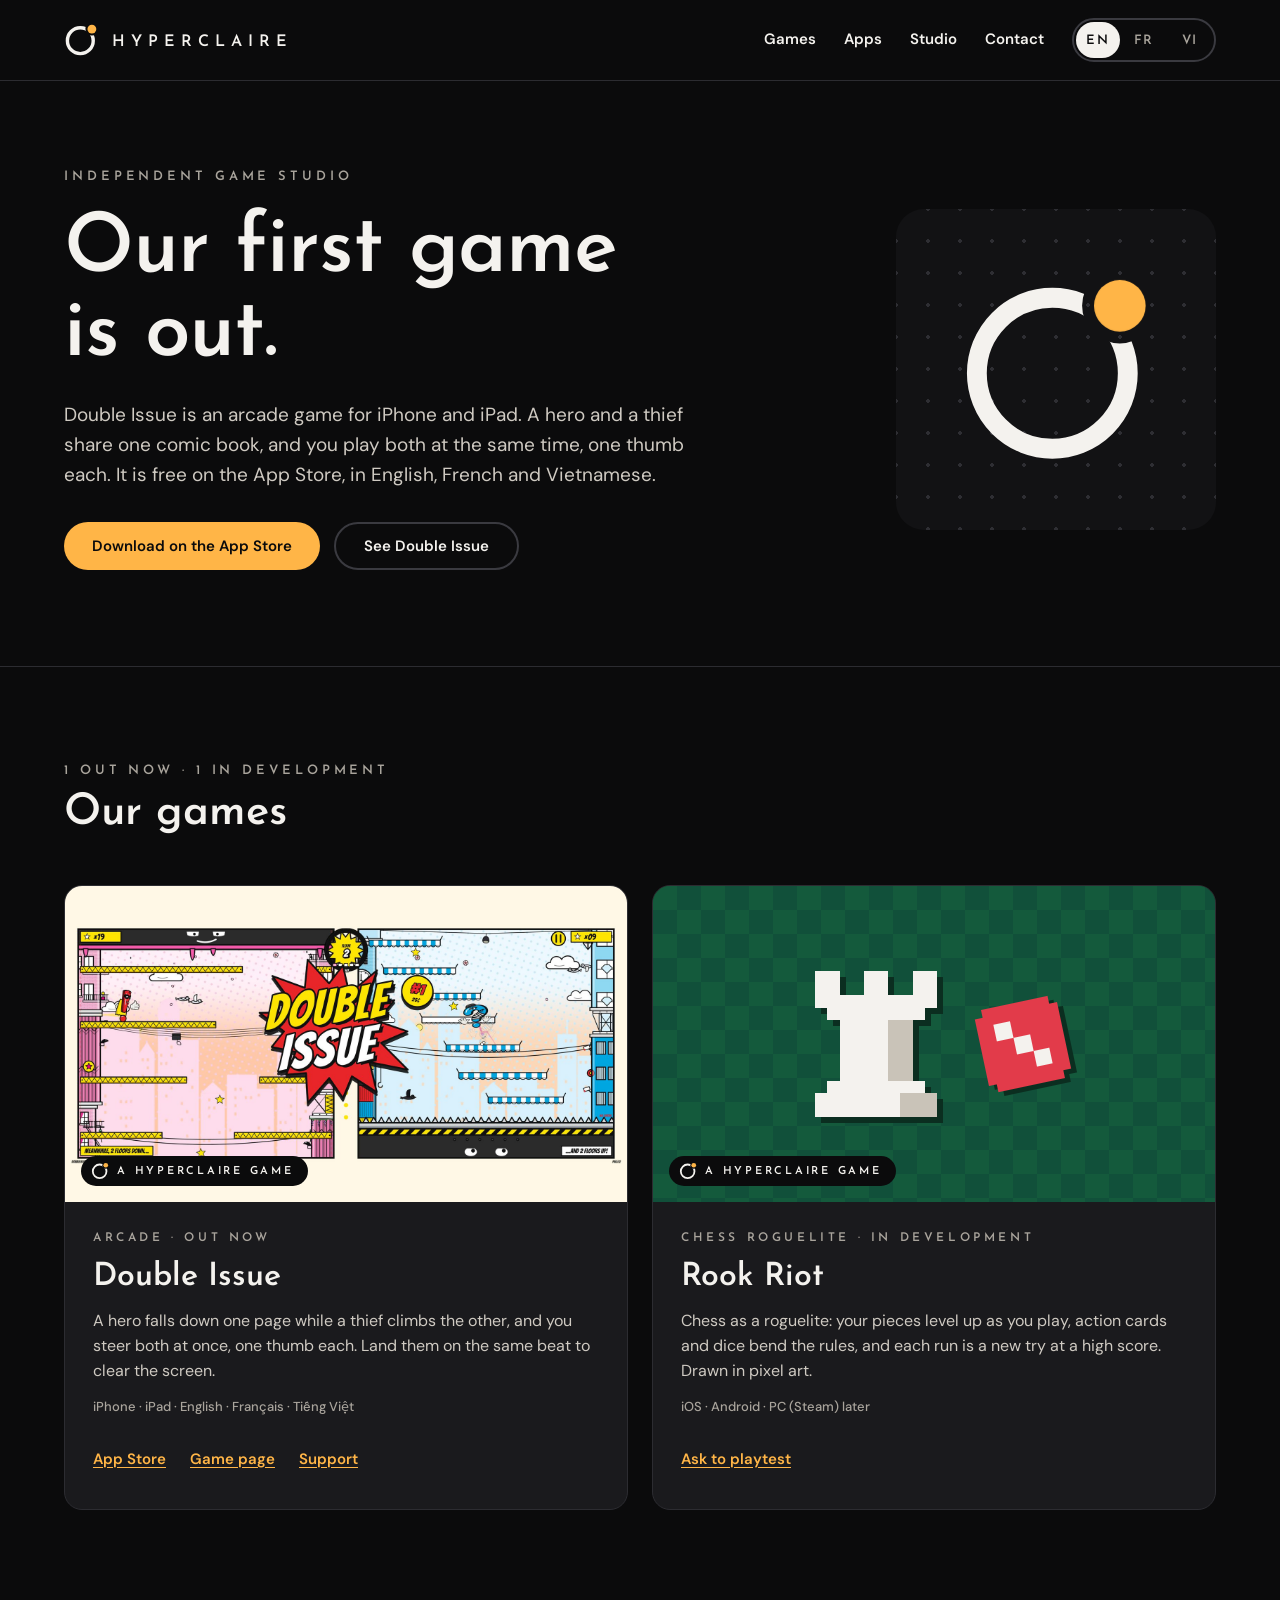
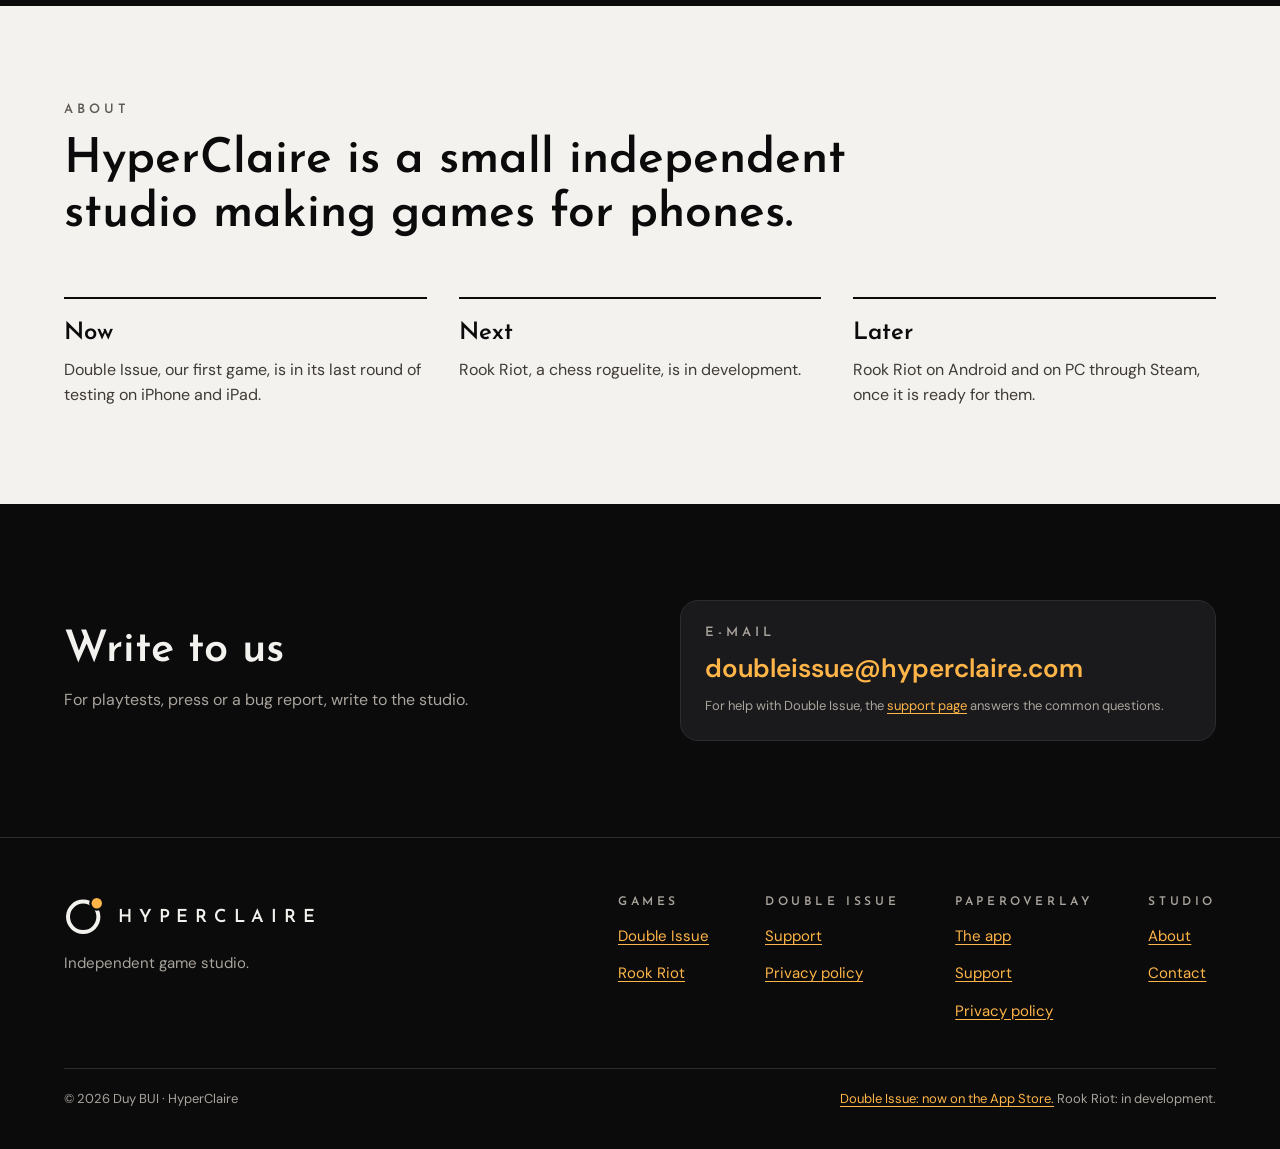
<file: index.html>
<!doctype html>
<html lang="en">
<head>
<meta charset="utf-8">
<meta name="viewport" content="width=device-width, initial-scale=1, viewport-fit=cover">
<title>HyperClaire · Independent game studio</title>
<meta name="title-en" content="HyperClaire · Independent game studio">
<meta name="title-fr" content="HyperClaire · Studio de jeu indépendant">
<meta name="title-vi" content="HyperClaire · Studio game độc lập">
<meta name="description" content="HyperClaire is an independent game studio. Its first game, Double Issue, is out on iPhone and iPad; Rook Riot is in development.">
<meta name="theme-color" content="#0B0B0C">
<link rel="icon" href="assets/mark.svg" type="image/svg+xml">
<link rel="preconnect" href="https://fonts.googleapis.com">
<link rel="preconnect" href="https://fonts.gstatic.com" crossorigin>
<link rel="stylesheet" href="https://fonts.googleapis.com/css2?family=Josefin+Sans:wght@600&family=DM+Sans:opsz,wght@9..40,400;9..40,500;9..40,600&family=Be+Vietnam+Pro:wght@400;500;600&display=swap">
<link rel="stylesheet" href="assets/site.css">
<script src="assets/lang.js"></script>
</head>
<body>
<a class="skip" href="#games"><span data-l="en">Skip to the games</span><span data-l="fr">Aller aux jeux</span><span data-l="vi">Tới phần game</span></a>

<header class="site">
  <div class="in bar">
    <a class="brand" href="./" aria-label="HyperClaire">
      <svg class="mark" width="34" height="34" viewBox="8 14 100 100" aria-hidden="true"><defs><mask id="mk-h" maskUnits="userSpaceOnUse" x="0" y="0" width="120" height="120"><rect width="120" height="120" fill="#fff"/><circle cx="90" cy="32" r="19" fill="#000"/></mask></defs><circle class="ring" cx="56" cy="66" r="38" mask="url(#mk-h)"/><circle class="spark" cx="90" cy="32" r="13"/></svg>
      <span class="wordmark">HYPERCLAIRE</span>
    </a>
    <nav class="main" aria-label="Main">
      <a href="#games"><span data-l="en">Games</span><span data-l="fr">Jeux</span><span data-l="vi">Game</span></a>
      <a href="apps/"><span data-l="en">Apps</span><span data-l="fr">Apps</span><span data-l="vi">Ứng dụng</span></a>
      <a href="#studio">Studio</a>
      <a href="#contact"><span data-l="en">Contact</span><span data-l="fr">Contact</span><span data-l="vi">Liên hệ</span></a>
    </nav>
    <div class="langs" role="group" aria-label="Language"><button type="button" data-set="en" lang="en">EN</button><button type="button" data-set="fr" lang="fr">FR</button><button type="button" data-set="vi" lang="vi">VI</button></div>
  </div>
</header>

<main>
<section class="in hero" id="top">
  <div class="hero-copy">
    <div class="eyebrow"><span data-l="en">Independent game studio</span><span data-l="fr">Studio de jeu indépendant</span><span data-l="vi">Studio game độc lập</span></div>
    <h1 class="display"><span data-l="en">Our first game<br>is out.</span><span data-l="fr">Notre premier jeu<br>est sorti.</span><span data-l="vi">Game đầu tay<br>đã ra mắt.</span></h1>
    <p class="lead" data-l="en">Double Issue is an arcade game for iPhone and iPad. A hero and a thief share one comic book, and you play both at the same time, one thumb each. It is free on the App Store, in English, French and Vietnamese.</p>
    <p class="lead" data-l="fr">Double Issue est un jeu d’arcade pour iPhone et iPad. Un héros et un voleur partagent la même BD, et vous jouez les deux en même temps, un pouce chacun. Il est gratuit sur l’App Store, en anglais, en français et en vietnamien.</p>
    <p class="lead" data-l="vi">Double Issue là game arcade cho iPhone và iPad. Một người hùng và một tên trộm chung một cuốn truyện tranh, và bạn điều khiển cả hai cùng lúc, mỗi ngón cái một đứa. Game đã có trên App Store, miễn phí, bằng tiếng Anh, tiếng Pháp và tiếng Việt.</p>
    <div class="actions">
      <a class="btn primary" href="https://apps.apple.com/app/apple-store/id6825089494?pt=128771873&amp;ct=site&amp;mt=8"><span data-l="en">Download on the App Store</span><span data-l="fr">Télécharger dans l’App Store</span><span data-l="vi">Tải về trên App Store</span></a>
      <a class="btn ghost" href="doubleissue/"><span data-l="en">See Double Issue</span><span data-l="fr">Voir Double Issue</span><span data-l="vi">Xem Double Issue</span></a>
    </div>
  </div>
  <div class="hero-art">
    <div class="tile">
      <svg class="mark" viewBox="8 14 100 100" role="img" aria-label="The HyperClaire mark: a ring with a spark breaking out"><defs><mask id="mk-t" maskUnits="userSpaceOnUse" x="0" y="0" width="120" height="120"><rect width="120" height="120" fill="#fff"/><circle cx="90" cy="32" r="19" fill="#000"/></mask></defs><circle class="ring" cx="56" cy="66" r="38" mask="url(#mk-t)"/><g class="spark-group"><circle class="spark" cx="90" cy="32" r="13"/></g></svg>
    </div>
  </div>
</section>

<section class="band" id="games">
  <div class="in">
    <div class="band-head">
      <div class="stack">
        <div class="eyebrow"><span data-l="en">1 out now · 1 in development</span><span data-l="fr">1 disponible · 1 en développement</span><span data-l="vi">1 đã ra mắt · 1 đang phát triển</span></div>
        <h2 class="h2"><span data-l="en">Our games</span><span data-l="fr">Nos jeux</span><span data-l="vi">Game của tụi mình</span></h2>
      </div>
    </div>

    <div class="games">
      <article class="card">
        <a class="cover comic" href="doubleissue/" aria-label="Double Issue">
          <img src="assets/header_en.jpg" data-src-en="assets/header_en.jpg" data-src-fr="assets/header_fr.jpg" data-src-vi="assets/header_vi.jpg" alt="" width="1600" height="686" loading="lazy">
          <span class="by on-night"><svg class="mark" width="18" height="18" viewBox="8 14 100 100" aria-hidden="true"><defs><mask id="mk-c1" maskUnits="userSpaceOnUse" x="0" y="0" width="120" height="120"><rect width="120" height="120" fill="#fff"/><circle cx="90" cy="32" r="19" fill="#000"/></mask></defs><circle class="ring" cx="56" cy="66" r="38" mask="url(#mk-c1)"/><circle class="spark" cx="90" cy="32" r="13"/></svg><span data-l="en">A HYPERCLAIRE GAME</span><span data-l="fr">UN JEU HYPERCLAIRE</span><span data-l="vi">GAME CỦA HYPERCLAIRE</span></span>
        </a>
        <div class="card-body">
          <div class="eyebrow"><span data-l="en">Arcade · Out now</span><span data-l="fr">Arcade · Disponible</span><span data-l="vi">Arcade · Đã ra mắt</span></div>
          <h3>Double Issue</h3>
          <p data-l="en">A hero falls down one page while a thief climbs the other, and you steer both at once, one thumb each. Land them on the same beat to clear the screen.</p>
          <p data-l="fr">Un héros dégringole une page pendant qu’un voleur grimpe l’autre, et vous dirigez les deux à la fois, un pouce chacun. Faites-les atterrir en même temps pour vider l’écran.</p>
          <p data-l="vi">Người hùng rơi xuống một trang, tên trộm leo lên trang kia, và bạn lái cả hai cùng lúc, mỗi ngón cái một đứa. Cho tụi nó tiếp đất cùng nhịp để dọn sạch màn hình.</p>
          <div class="meta">iPhone · iPad · English · Français · Tiếng Việt</div>
          <div class="card-links">
            <a href="https://apps.apple.com/app/apple-store/id6825089494?pt=128771873&amp;ct=site&amp;mt=8">App Store</a>
            <a href="doubleissue/"><span data-l="en">Game page</span><span data-l="fr">Page du jeu</span><span data-l="vi">Trang game</span></a>
            <a href="doubleissue/support/"><span data-l="en">Support</span><span data-l="fr">Assistance</span><span data-l="vi">Hỗ trợ</span></a>
          </div>
        </div>
      </article>

      <article class="card">
        <div class="cover felt">
          <svg class="rook" viewBox="0 0 12 12" shape-rendering="crispEdges" role="img" aria-label="A pixel rook"><path fill="#F4F2EE" d="M1 0h2v2h-2z M5 0h2v2h-2z M9 0h2v2h-2z M1 2h10v1h-10z M2 3h8v1h-8z M3 4h6v5h-6z M2 9h8v1h-8z M1 10h10v2h-10z"/><path fill="#C9C3B8" d="M7 4h2v5h-2z M8 10h3v2h-3z"/></svg>
          <svg class="die" viewBox="0 0 10 10" shape-rendering="crispEdges" role="img" aria-label="A pixel die"><path fill="#E23B4A" d="M1 0h8v1h-8z M0 1h10v8h-10z M1 9h8v1h-8z"/><path fill="#F4F2EE" d="M2 2h2v2h-2z M6 6h2v2h-2z M4 4h2v2h-2z"/></svg>
          <span class="by on-night"><svg class="mark" width="18" height="18" viewBox="8 14 100 100" aria-hidden="true"><defs><mask id="mk-c2" maskUnits="userSpaceOnUse" x="0" y="0" width="120" height="120"><rect width="120" height="120" fill="#fff"/><circle cx="90" cy="32" r="19" fill="#000"/></mask></defs><circle class="ring" cx="56" cy="66" r="38" mask="url(#mk-c2)"/><circle class="spark" cx="90" cy="32" r="13"/></svg><span data-l="en">A HYPERCLAIRE GAME</span><span data-l="fr">UN JEU HYPERCLAIRE</span><span data-l="vi">GAME CỦA HYPERCLAIRE</span></span>
        </div>
        <div class="card-body">
          <div class="eyebrow"><span data-l="en">Chess roguelite · In development</span><span data-l="fr">Roguelite d’échecs · En développement</span><span data-l="vi">Cờ vua roguelite · Đang phát triển</span></div>
          <h3>Rook Riot</h3>
          <p data-l="en">Chess as a roguelite: your pieces level up as you play, action cards and dice bend the rules, and each run is a new try at a high score. Drawn in pixel art.</p>
          <p data-l="fr">Les échecs en roguelite : vos pièces montent de niveau en cours de partie, des cartes action et des dés tordent les règles, et chaque partie est une nouvelle tentative de record. En pixel art.</p>
          <p data-l="vi">Cờ vua kiểu roguelite: quân cờ lên cấp ngay trong ván, thẻ hành động và xúc xắc bẻ luật, mỗi ván là một lần thử phá kỷ lục. Đồ họa pixel.</p>
          <div class="meta"><span data-l="en">iOS · Android · PC (Steam) later</span><span data-l="fr">iOS · Android · PC (Steam) plus tard</span><span data-l="vi">iOS · Android · PC (Steam) về sau</span></div>
          <div class="card-links">
            <a href="#contact"><span data-l="en">Ask to playtest</span><span data-l="fr">Demander à tester</span><span data-l="vi">Đăng ký chơi thử</span></a>
          </div>
        </div>
      </article>
    </div>
  </div>
</section>

<section class="paper" id="studio">
  <div class="in">
    <div class="stack">
      <div class="eyebrow"><span data-l="en">About</span><span data-l="fr">À propos</span><span data-l="vi">Giới thiệu</span></div>
      <h2 class="statement" data-l="en">HyperClaire is a small independent studio making games for phones.</h2>
      <h2 class="statement" data-l="fr">HyperClaire est un petit studio indépendant qui fait des jeux pour téléphone.</h2>
      <h2 class="statement" data-l="vi">HyperClaire là một studio độc lập nhỏ, làm game cho điện thoại.</h2>
    </div>
    <div class="pillars">
      <div>
        <h3><span data-l="en">Now</span><span data-l="fr">Maintenant</span><span data-l="vi">Hiện tại</span></h3>
        <p data-l="en">Double Issue, our first game, is in its last round of testing on iPhone and iPad.</p>
        <p data-l="fr">Double Issue, notre premier jeu, est en dernière phase de test sur iPhone et iPad.</p>
        <p data-l="vi">Double Issue, game đầu tay, đang ở vòng thử nghiệm cuối trên iPhone và iPad.</p>
      </div>
      <div>
        <h3><span data-l="en">Next</span><span data-l="fr">Ensuite</span><span data-l="vi">Tiếp theo</span></h3>
        <p data-l="en">Rook Riot, a chess roguelite, is in development.</p>
        <p data-l="fr">Rook Riot, un roguelite d’échecs, est en développement.</p>
        <p data-l="vi">Rook Riot, game cờ vua roguelite, đang được phát triển.</p>
      </div>
      <div>
        <h3><span data-l="en">Later</span><span data-l="fr">Plus tard</span><span data-l="vi">Sau đó</span></h3>
        <p data-l="en">Rook Riot on Android and on PC through Steam, once it is ready for them.</p>
        <p data-l="fr">Rook Riot sur Android et sur PC via Steam, quand il sera prêt.</p>
        <p data-l="vi">Rook Riot lên Android và PC qua Steam, khi game đã sẵn sàng.</p>
      </div>
    </div>
  </div>
</section>

<section class="band" id="contact">
  <div class="in contact">
    <div class="stack">
      <h2 class="h2"><span data-l="en">Write to us</span><span data-l="fr">Écrivez-nous</span><span data-l="vi">Viết cho tụi mình</span></h2>
      <p data-l="en">For playtests, press or a bug report, write to the studio.</p>
      <p data-l="fr">Pour tester nos jeux, pour la presse ou pour signaler un bug, écrivez au studio.</p>
      <p data-l="vi">Muốn chơi thử, liên hệ báo chí hay báo lỗi, cứ viết cho studio.</p>
    </div>
    <div class="mailbox">
      <div class="eyebrow">E-mail</div>
      <a class="addr" href="mailto:doubleissue@hyperclaire.com">doubleissue@hyperclaire.com</a>
      <small><span data-l="en">For help with Double Issue, the</span><span data-l="fr">Pour de l’aide sur Double Issue, la page</span><span data-l="vi">Cần giúp về Double Issue? Trang</span> <a href="doubleissue/support/"><span data-l="en">support page</span><span data-l="fr">d’assistance</span><span data-l="vi">hỗ trợ</span></a> <span data-l="en">answers the common questions.</span><span data-l="fr">répond aux questions courantes.</span><span data-l="vi">đã trả lời các câu hỏi thường gặp.</span></small>
    </div>
  </div>
</section>
</main>

<footer class="site">
  <div class="in">
    <div class="foot-top">
      <div class="foot-brand">
        <a class="brand" href="./" aria-label="HyperClaire">
          <svg class="mark" width="40" height="40" viewBox="8 14 100 100" aria-hidden="true"><defs><mask id="mk-f" maskUnits="userSpaceOnUse" x="0" y="0" width="120" height="120"><rect width="120" height="120" fill="#fff"/><circle cx="90" cy="32" r="19" fill="#000"/></mask></defs><circle class="ring" cx="56" cy="66" r="38" mask="url(#mk-f)"/><circle class="spark" cx="90" cy="32" r="13"/></svg>
          <span class="wordmark">HYPERCLAIRE</span>
        </a>
        <p><span data-l="en">Independent game studio.</span><span data-l="fr">Studio de jeu indépendant.</span><span data-l="vi">Studio game độc lập.</span></p>
      </div>
      <nav class="foot-cols" aria-label="Footer">
        <div>
          <div class="eyebrow"><span data-l="en">Games</span><span data-l="fr">Jeux</span><span data-l="vi">Game</span></div>
          <a href="doubleissue/">Double Issue</a>
          <a href="#games">Rook Riot</a>
        </div>
        <div>
          <div class="eyebrow">Double Issue</div>
          <a href="doubleissue/support/"><span data-l="en">Support</span><span data-l="fr">Assistance</span><span data-l="vi">Hỗ trợ</span></a>
          <a href="doubleissue/privacy/"><span data-l="en">Privacy policy</span><span data-l="fr">Confidentialité</span><span data-l="vi">Quyền riêng tư</span></a>
        </div>
        <div>
          <div class="eyebrow">PaperOverlay</div>
          <a href="apps/"><span data-l="en">The app</span><span data-l="fr">L’app</span><span data-l="vi">Ứng dụng</span></a>
          <a href="paperoverlay/support/"><span data-l="en">Support</span><span data-l="fr">Assistance</span><span data-l="vi">Hỗ trợ</span></a>
          <a href="paperoverlay/privacy/"><span data-l="en">Privacy policy</span><span data-l="fr">Confidentialité</span><span data-l="vi">Quyền riêng tư</span></a>
        </div>
        <div>
          <div class="eyebrow">Studio</div>
          <a href="#studio"><span data-l="en">About</span><span data-l="fr">À propos</span><span data-l="vi">Giới thiệu</span></a>
          <a href="#contact"><span data-l="en">Contact</span><span data-l="fr">Contact</span><span data-l="vi">Liên hệ</span></a>
        </div>
      </nav>
    </div>
    <div class="foot-bottom">
      <span>© 2026 Duy BUI · HyperClaire</span>
      <span><a href="https://apps.apple.com/app/apple-store/id6825089494?pt=128771873&amp;ct=site&amp;mt=8"><span data-l="en">Double Issue: now on the App Store.</span><span data-l="fr">Double Issue : disponible sur l’App Store.</span><span data-l="vi">Double Issue: đã có trên App Store.</span></a> <span data-l="en">Rook Riot: in development.</span><span data-l="fr">Rook Riot : en développement.</span><span data-l="vi">Rook Riot: đang phát triển.</span></span>
    </div>
  </div>
</footer>
</body>
</html>
</file>
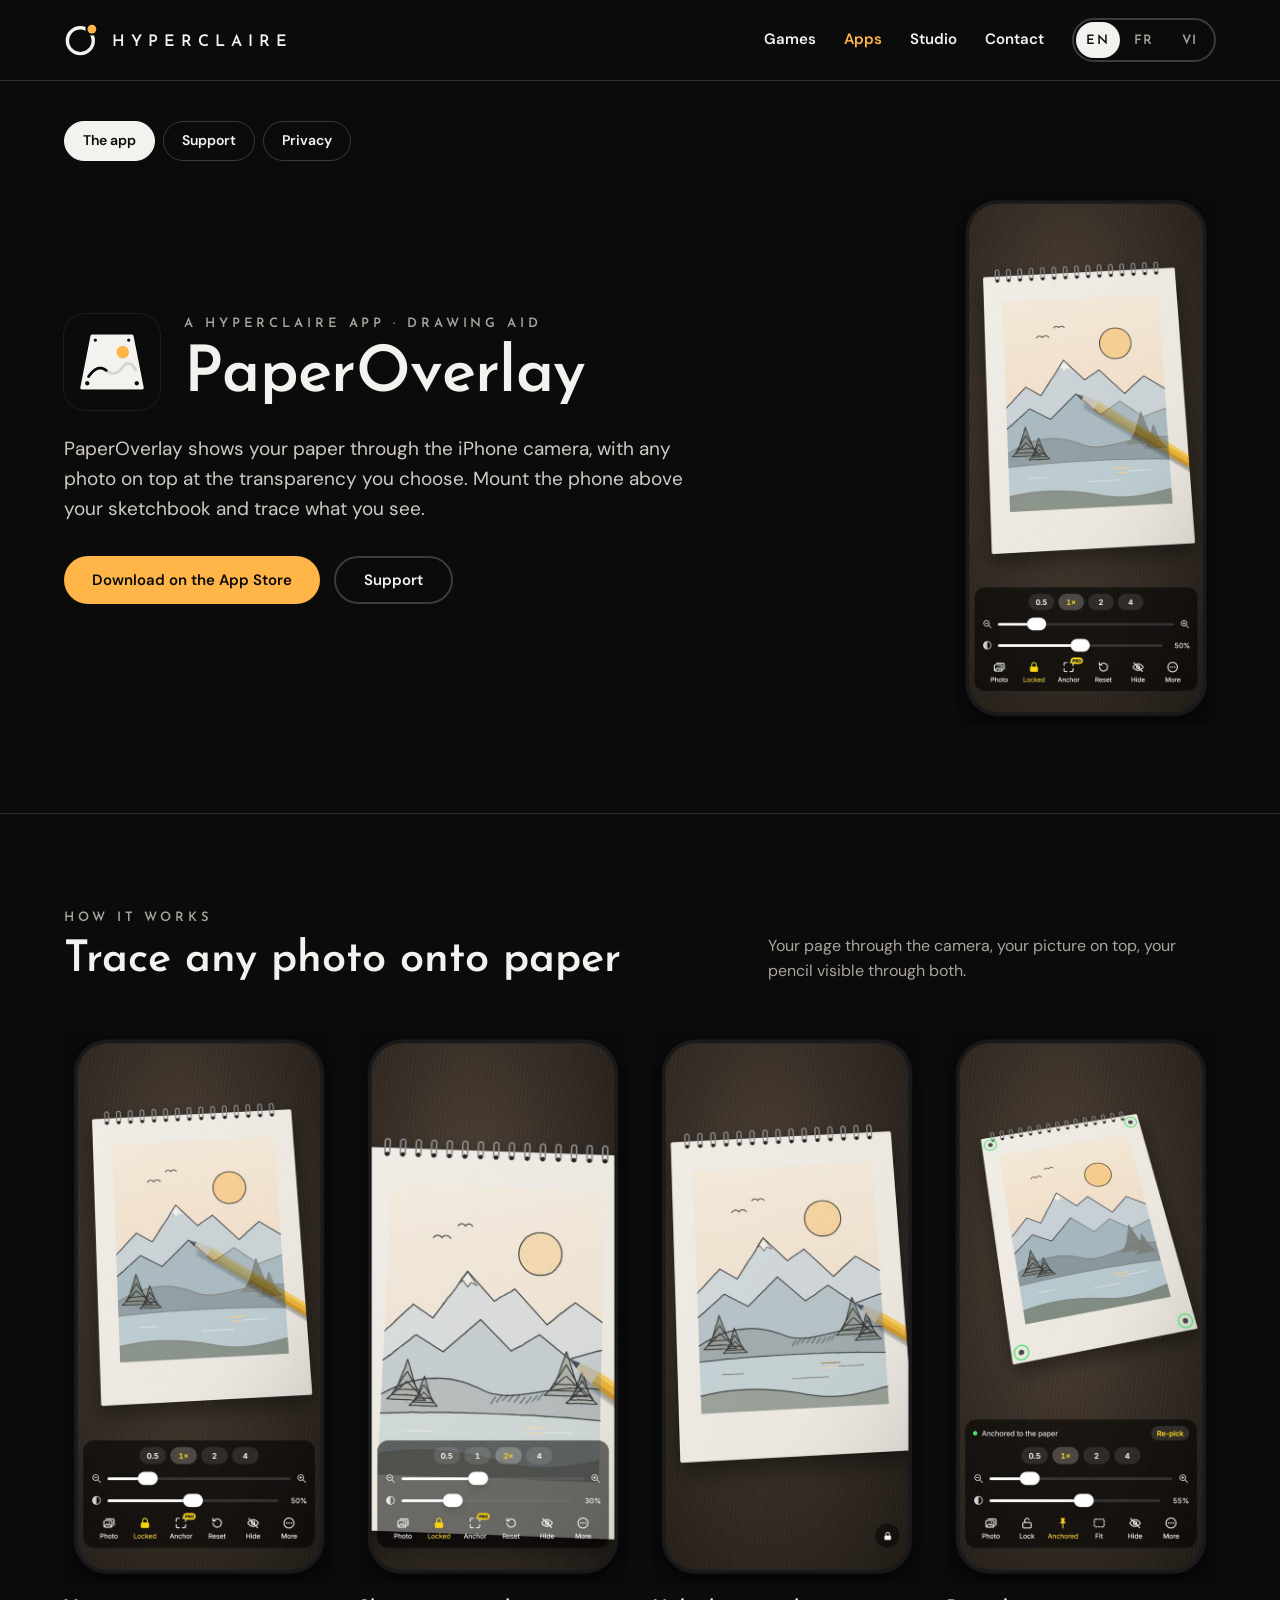
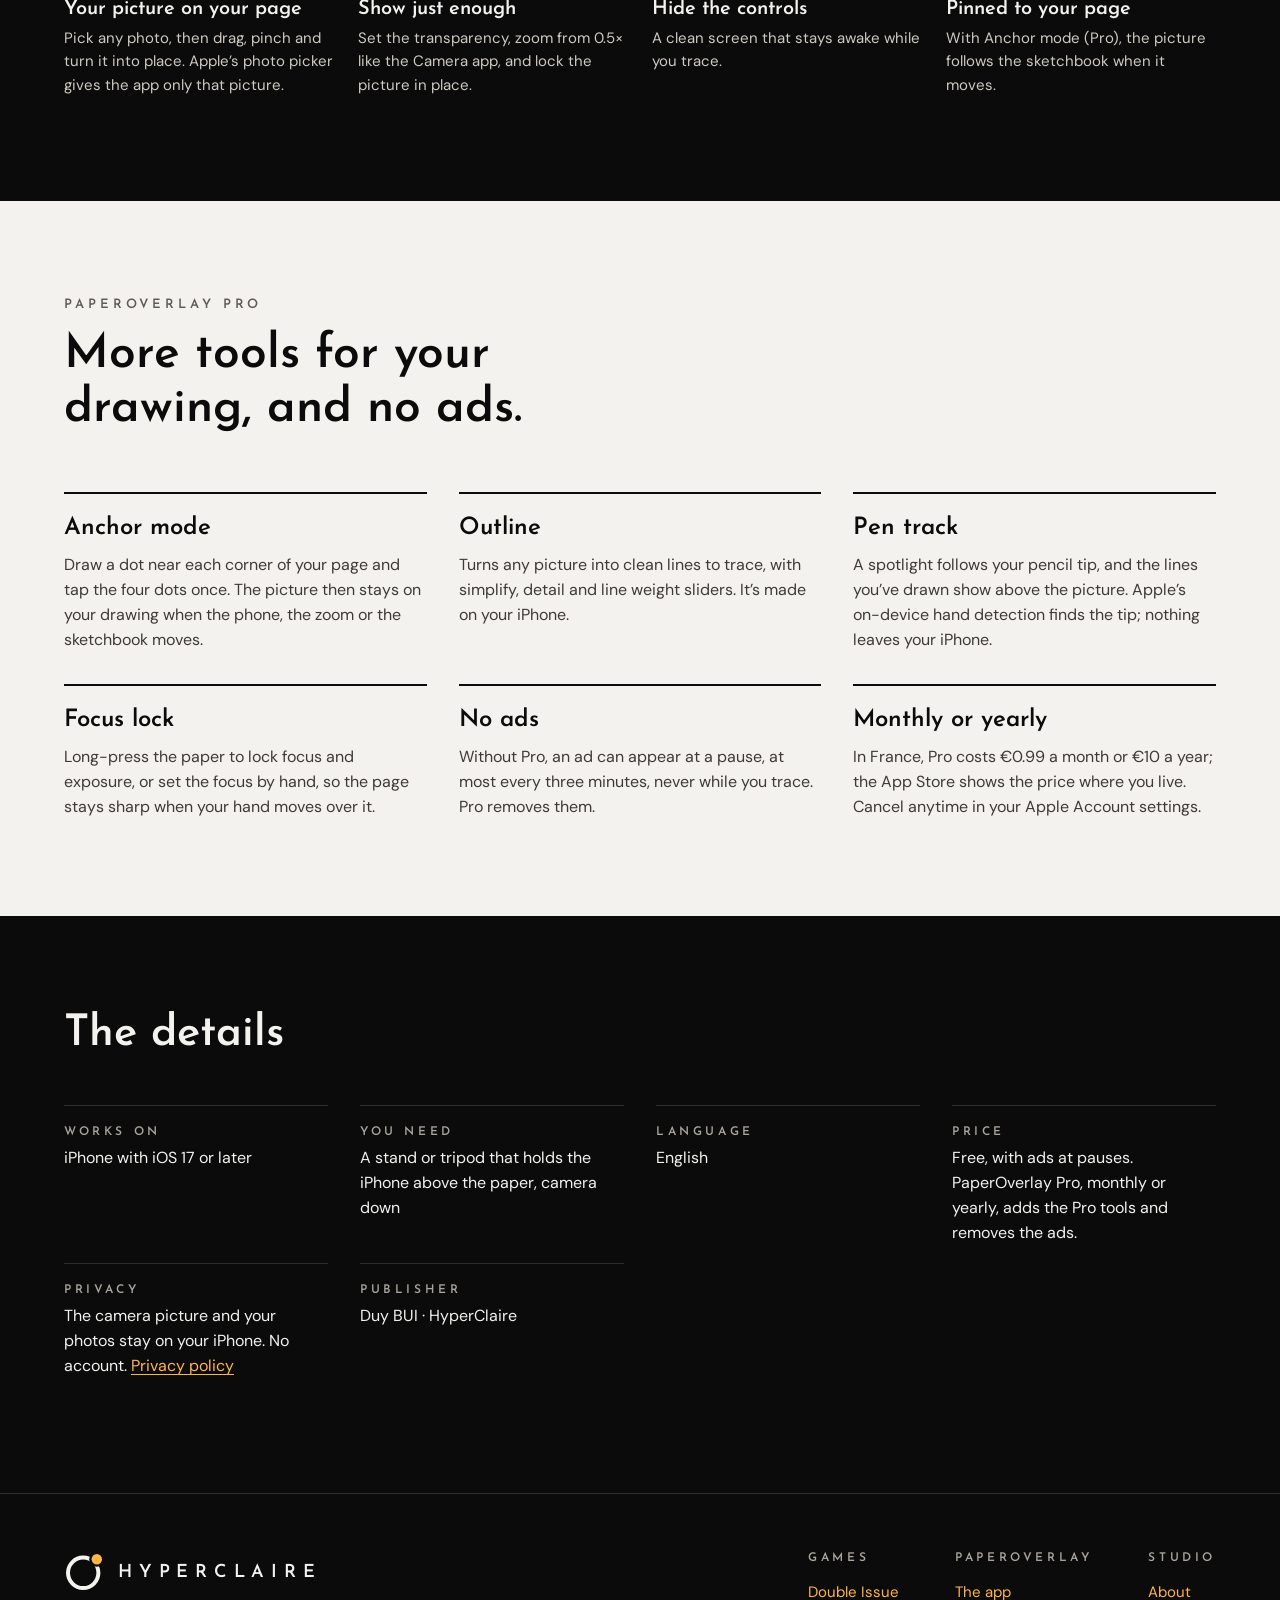
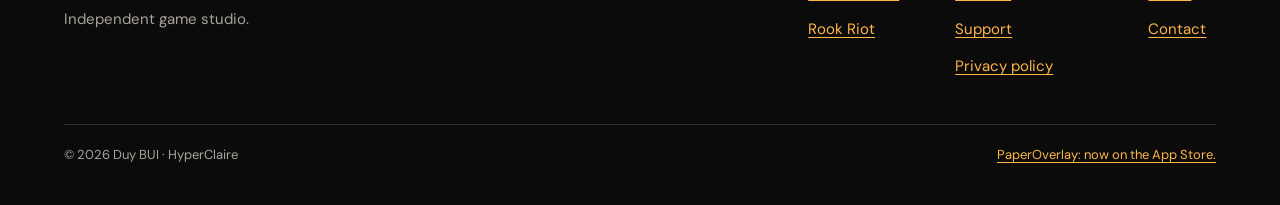
<file: apps/index.html>
<!doctype html>
<html lang="en">
<head>
<meta charset="utf-8">
<meta name="viewport" content="width=device-width, initial-scale=1, viewport-fit=cover">
<title>PaperOverlay · Apps · HyperClaire</title>
<meta name="title-en" content="PaperOverlay · Apps · HyperClaire">
<meta name="title-fr" content="PaperOverlay · Apps · HyperClaire">
<meta name="title-vi" content="PaperOverlay · Ứng dụng · HyperClaire">
<meta name="description" content="PaperOverlay, an iPhone app by HyperClaire: trace any photo onto paper through the camera. Pro adds Anchor mode, Outline, Pen track and focus lock. Free on the App Store.">
<meta name="theme-color" content="#0B0B0C">
<meta name="apple-itunes-app" content="app-id=6834392652">
<link rel="icon" href="../assets/favicon.png">
<link rel="preconnect" href="https://fonts.googleapis.com">
<link rel="preconnect" href="https://fonts.gstatic.com" crossorigin>
<link rel="stylesheet" href="https://fonts.googleapis.com/css2?family=Josefin+Sans:wght@600&family=DM+Sans:opsz,wght@9..40,400;9..40,500;9..40,600&family=Be+Vietnam+Pro:wght@400;500;600&display=swap">
<link rel="stylesheet" href="../assets/site.css">
<script src="../assets/lang.js"></script>
</head>
<body>
<header class="site">
  <div class="in bar">
    <a class="brand" href="../" aria-label="HyperClaire">
      <svg class="mark" width="34" height="34" viewBox="8 14 100 100" aria-hidden="true"><defs><mask id="mk-h" maskUnits="userSpaceOnUse" x="0" y="0" width="120" height="120"><rect width="120" height="120" fill="#fff"/><circle cx="90" cy="32" r="19" fill="#000"/></mask></defs><circle class="ring" cx="56" cy="66" r="38" mask="url(#mk-h)"/><circle class="spark" cx="90" cy="32" r="13"/></svg>
      <span class="wordmark">HYPERCLAIRE</span>
    </a>
    <nav class="main" aria-label="Main">
      <a href="../#games"><span data-l="en">Games</span><span data-l="fr">Jeux</span><span data-l="vi">Game</span></a>
      <a href="./" aria-current="page"><span data-l="en">Apps</span><span data-l="fr">Apps</span><span data-l="vi">Ứng dụng</span></a>
      <a href="../#studio">Studio</a>
      <a href="../#contact"><span data-l="en">Contact</span><span data-l="fr">Contact</span><span data-l="vi">Liên hệ</span></a>
    </nav>
    <div class="langs" role="group" aria-label="Language"><button type="button" data-set="en" lang="en">EN</button><button type="button" data-set="fr" lang="fr">FR</button><button type="button" data-set="vi" lang="vi">VI</button></div>
  </div>
</header>

<main>
<section class="in game-hero" id="paperoverlay">
  <nav class="subnav" aria-label="PaperOverlay">
    <a href="./" aria-current="page"><span data-l="en">The app</span><span data-l="fr">L’app</span><span data-l="vi">Ứng dụng</span></a>
    <a href="../paperoverlay/support/"><span data-l="en">Support</span><span data-l="fr">Assistance</span><span data-l="vi">Hỗ trợ</span></a>
    <a href="../paperoverlay/privacy/"><span data-l="en">Privacy</span><span data-l="fr">Confidentialité</span><span data-l="vi">Quyền riêng tư</span></a>
  </nav>
  <div class="app-hero">
    <div class="app-copy">
      <div class="game-id">
        <img class="app-icon" src="../assets/paperoverlay/icon.png" alt="" width="96" height="96">
        <div class="stack">
          <div class="eyebrow"><span data-l="en">A HyperClaire app · Drawing aid</span><span data-l="fr">Une app HyperClaire · Aide au dessin</span><span data-l="vi">Ứng dụng của HyperClaire · Hỗ trợ vẽ</span></div>
          <h1 class="title-l">PaperOverlay</h1>
        </div>
      </div>
      <p class="lead" data-l="en">PaperOverlay shows your paper through the iPhone camera, with any photo on top at the transparency you choose. Mount the phone above your sketchbook and trace what you see.</p>
<p class="lead" data-l="fr">PaperOverlay affiche votre feuille à travers la caméra de l’iPhone, avec la photo de votre choix par-dessus, à la transparence que vous voulez. Placez le téléphone au-dessus de votre carnet et tracez ce que vous voyez.</p>
<p class="lead" data-l="vi">PaperOverlay hiện tờ giấy của bạn qua camera iPhone, với bất kỳ tấm ảnh nào phủ lên trên ở độ trong suốt bạn chọn. Đặt điện thoại phía trên cuốn sổ vẽ và đồ theo những gì bạn thấy.</p>
      <div class="actions">
        <a class="btn primary" href="https://apps.apple.com/app/id6834392652"><span data-l="en">Download on the App Store</span><span data-l="fr">Télécharger dans l’App Store</span><span data-l="vi">Tải về trên App Store</span></a>
        <a class="btn ghost" href="../paperoverlay/support/"><span data-l="en">Support</span><span data-l="fr">Assistance</span><span data-l="vi">Hỗ trợ</span></a>
      </div>
    </div>
    <figure class="phone-shot"><img src="../assets/paperoverlay/trace.jpg" alt="PaperOverlay on an iPhone: a sketchbook seen through the camera, with a landscape picture on top at half transparency" width="560" height="1144"></figure>
  </div>
</section>

<section class="band" id="how">
  <div class="in">
    <div class="band-head">
      <div class="stack">
        <div class="eyebrow"><span data-l="en">How it works</span><span data-l="fr">Comment ça marche</span><span data-l="vi">Cách dùng</span></div>
        <h2 class="h2"><span data-l="en">Trace any photo onto paper</span><span data-l="fr">Décalquez n’importe quelle photo</span><span data-l="vi">Đồ lại bất kỳ tấm ảnh nào lên giấy</span></h2>
      </div>
      <p><span data-l="en">Your page through the camera, your picture on top, your pencil visible through both.</span><span data-l="fr">Votre feuille à travers la caméra, votre image par-dessus, et votre crayon visible à travers les deux.</span><span data-l="vi">Trang giấy qua camera, ảnh nằm trên, và cây bút chì vẫn thấy rõ xuyên qua cả hai.</span></p>
    </div>
    <div class="clips">
      <figure class="clip">
        <img src="../assets/paperoverlay/trace.jpg" alt="A sketchbook seen through the iPhone camera, with a landscape picture on top at half transparency" width="560" height="1144" loading="lazy">
        <figcaption>
          <h3><span data-l="en">Your picture on your page</span><span data-l="fr">Votre image sur votre feuille</span><span data-l="vi">Ảnh nằm ngay trên trang giấy</span></h3>
          <p data-l="en">Pick any photo, then drag, pinch and turn it into place. Apple’s photo picker gives the app only that picture.</p>
<p data-l="fr">Choisissez une photo, puis faites-la glisser, pincez et tournez-la pour la placer. Le sélecteur de photos d’Apple ne donne à l’app que cette image.</p>
<p data-l="vi">Chọn một tấm ảnh rồi kéo, chụm và xoay cho vào đúng chỗ. Trình chọn ảnh của Apple chỉ đưa cho ứng dụng đúng tấm ảnh đó.</p>
        </figcaption>
      </figure>
      <figure class="clip">
        <img src="../assets/paperoverlay/opacity.jpg" alt="The picture at 30% over the page, zoomed to 2x and locked" width="560" height="1144" loading="lazy">
        <figcaption>
          <h3><span data-l="en">Show just enough</span><span data-l="fr">Juste ce qu’il faut</span><span data-l="vi">Hiện vừa đủ</span></h3>
          <p data-l="en">Set the transparency, zoom from 0.5× like the Camera app, and lock the picture in place.</p>
<p data-l="fr">Réglez la transparence, zoomez dès 0,5× comme dans l’app Appareil photo, et verrouillez l’image.</p>
<p data-l="vi">Chỉnh độ trong suốt, zoom từ 0.5× như ứng dụng Camera, rồi khóa ảnh tại chỗ.</p>
        </figcaption>
      </figure>
      <figure class="clip">
        <img src="../assets/paperoverlay/hide.jpg" alt="The controls hidden: only the page, the picture and a small lock button" width="560" height="1144" loading="lazy">
        <figcaption>
          <h3><span data-l="en">Hide the controls</span><span data-l="fr">Masquez les commandes</span><span data-l="vi">Ẩn bảng điều khiển</span></h3>
          <p data-l="en">A clean screen that stays awake while you trace.</p>
<p data-l="fr">Un écran dégagé qui reste allumé pendant que vous tracez.</p>
<p data-l="vi">Màn hình gọn gàng, không tự tắt trong lúc bạn đồ.</p>
        </figcaption>
      </figure>
      <figure class="clip">
        <img src="../assets/paperoverlay/anchor.jpg" alt="Anchor mode: the four dots at the corners of the page are circled and the picture follows the tilted sketchbook" width="560" height="1144" loading="lazy">
        <figcaption>
          <h3><span data-l="en">Pinned to your page</span><span data-l="fr">Fixée à votre feuille</span><span data-l="vi">Ghim chặt vào trang giấy</span></h3>
          <p data-l="en">With Anchor mode (Pro), the picture follows the sketchbook when it moves.</p>
<p data-l="fr">Avec le mode Anchor (Pro), l’image suit le carnet quand il bouge.</p>
<p data-l="vi">Với chế độ Anchor (Pro), ảnh bám theo cuốn sổ khi nó xê dịch.</p>
        </figcaption>
      </figure>
    </div>
  </div>
</section>

<section class="paper" id="pro">
  <div class="in">
    <div class="stack">
      <div class="eyebrow">PaperOverlay Pro</div>
      <h2 class="statement" data-l="en">More tools for your drawing, and no ads.</h2>
<h2 class="statement" data-l="fr">Plus d’outils pour dessiner, et sans publicité.</h2>
<h2 class="statement" data-l="vi">Thêm công cụ để vẽ, và không quảng cáo.</h2>
    </div>
    <div class="pillars three">
      <div>
        <h3><span data-l="en">Anchor mode</span><span data-l="fr">Mode Anchor</span><span data-l="vi">Chế độ Anchor</span></h3>
        <p data-l="en">Draw a dot near each corner of your page and tap the four dots once. The picture then stays on your drawing when the phone, the zoom or the sketchbook moves.</p>
<p data-l="fr">Dessinez un point près de chaque coin de la feuille et touchez une fois les quatre points. L’image reste alors sur votre dessin quand le téléphone, le zoom ou le carnet bouge.</p>
<p data-l="vi">Chấm một điểm gần mỗi góc trang giấy rồi chạm vào bốn điểm đó một lần. Từ đó ảnh nằm yên trên bản vẽ dù điện thoại, mức zoom hay cuốn sổ có xê dịch.</p>
      </div>
      <div>
        <h3>Outline</h3>
        <p data-l="en">Turns any picture into clean lines to trace, with simplify, detail and line weight sliders. It’s made on your iPhone.</p>
<p data-l="fr">Transforme n’importe quelle image en traits nets à décalquer, avec des curseurs de simplification, de détail et d’épaisseur. Le tout est calculé sur votre iPhone.</p>
<p data-l="vi">Biến bất kỳ bức ảnh nào thành nét vẽ gọn gàng để đồ theo, với thanh chỉnh độ đơn giản, chi tiết và độ dày nét. Mọi thứ được xử lý ngay trên iPhone.</p>
      </div>
      <div>
        <h3>Pen track</h3>
        <p data-l="en">A spotlight follows your pencil tip, and the lines you’ve drawn show above the picture. Apple’s on-device hand detection finds the tip; nothing leaves your iPhone.</p>
<p data-l="fr">Un halo suit la pointe de votre crayon, et les traits que vous avez dessinés apparaissent par-dessus l’image. La détection de la main d’Apple, sur l’appareil, trouve la pointe ; rien ne quitte votre iPhone.</p>
<p data-l="vi">Một vầng sáng bám theo đầu bút chì, và những nét bạn đã vẽ hiện lên trên bức ảnh. Tính năng nhận diện bàn tay của Apple chạy ngay trên máy để tìm đầu bút; không gì rời khỏi iPhone.</p>
      </div>
      <div>
        <h3><span data-l="en">Focus lock</span><span data-l="fr">Verrouillage de la mise au point</span><span data-l="vi">Khóa lấy nét</span></h3>
        <p data-l="en">Long-press the paper to lock focus and exposure, or set the focus by hand, so the page stays sharp when your hand moves over it.</p>
<p data-l="fr">Appuyez longuement sur la feuille pour verrouiller la mise au point et l’exposition, ou réglez la mise au point à la main : la page reste nette quand votre main passe dessus.</p>
<p data-l="vi">Nhấn giữ lên tờ giấy để khóa lấy nét và độ sáng, hoặc tự chỉnh lấy nét bằng tay, để trang giấy luôn rõ khi tay bạn lướt qua.</p>
      </div>
      <div>
        <h3><span data-l="en">No ads</span><span data-l="fr">Sans publicité</span><span data-l="vi">Không quảng cáo</span></h3>
        <p data-l="en">Without Pro, an ad can appear at a pause, at most every three minutes, never while you trace. Pro removes them.</p>
<p data-l="fr">Sans Pro, une publicité peut apparaître lors d’une pause, au plus toutes les trois minutes, jamais pendant que vous tracez. Pro les supprime.</p>
<p data-l="vi">Không có Pro, quảng cáo có thể hiện lúc bạn tạm dừng, tối đa ba phút một lần, không bao giờ khi bạn đang đồ. Pro tắt hết quảng cáo.</p>
      </div>
      <div>
        <h3><span data-l="en">Monthly or yearly</span><span data-l="fr">Mensuel ou annuel</span><span data-l="vi">Theo tháng hoặc theo năm</span></h3>
        <p data-l="en">In France, Pro costs €0.99 a month or €10 a year; the App Store shows the price where you live. Cancel anytime in your Apple Account settings.</p>
<p data-l="fr">En France, Pro coûte 0,99 € par mois ou 10 € par an ; l’App Store affiche le prix de votre pays. Résiliable à tout moment dans les réglages de votre compte Apple.</p>
<p data-l="vi">Ở Pháp, Pro có giá 0,99 € mỗi tháng hoặc 10 € mỗi năm; App Store hiển thị giá ở nơi bạn sống. Hủy bất cứ lúc nào trong phần cài đặt Tài khoản Apple.</p>
      </div>
    </div>
  </div>
</section>

<section class="band">
  <div class="in">
    <h2 class="h2"><span data-l="en">The details</span><span data-l="fr">Les détails</span><span data-l="vi">Thông tin</span></h2>
    <dl class="facts">
      <div>
        <dt><span data-l="en">Works on</span><span data-l="fr">Appareils</span><span data-l="vi">Thiết bị</span></dt>
        <dd><span data-l="en">iPhone with iOS 17 or later</span><span data-l="fr">iPhone sous iOS 17 ou plus récent</span><span data-l="vi">iPhone chạy iOS 17 trở lên</span></dd>
      </div>
      <div>
        <dt><span data-l="en">You need</span><span data-l="fr">Il vous faut</span><span data-l="vi">Cần có</span></dt>
        <dd><span data-l="en">A stand or tripod that holds the iPhone above the paper, camera down</span><span data-l="fr">Un support ou un trépied qui tient l’iPhone au-dessus de la feuille, caméra vers le bas</span><span data-l="vi">Giá đỡ hoặc chân máy giữ iPhone phía trên tờ giấy, camera hướng xuống</span></dd>
      </div>
      <div>
        <dt><span data-l="en">Language</span><span data-l="fr">Langue</span><span data-l="vi">Ngôn ngữ</span></dt>
        <dd><span data-l="en">English</span><span data-l="fr">Anglais</span><span data-l="vi">Tiếng Anh</span></dd>
      </div>
      <div>
        <dt><span data-l="en">Price</span><span data-l="fr">Prix</span><span data-l="vi">Giá</span></dt>
        <dd><span data-l="en">Free, with ads at pauses. PaperOverlay Pro, monthly or yearly, adds the Pro tools and removes the ads.</span><span data-l="fr">Gratuit, avec des publicités lors des pauses. PaperOverlay Pro, mensuel ou annuel, ajoute les outils Pro et supprime les publicités.</span><span data-l="vi">Miễn phí, có quảng cáo lúc tạm dừng. PaperOverlay Pro, theo tháng hoặc theo năm, thêm các công cụ Pro và tắt quảng cáo.</span></dd>
      </div>
      <div>
        <dt><span data-l="en">Privacy</span><span data-l="fr">Confidentialité</span><span data-l="vi">Quyền riêng tư</span></dt>
        <dd><span data-l="en">The camera picture and your photos stay on your iPhone. No account. </span><span data-l="fr">L’image de la caméra et vos photos restent sur votre iPhone. Pas de compte. </span><span data-l="vi">Hình ảnh camera và ảnh của bạn ở lại trên iPhone. Không cần tài khoản. </span><a href="../paperoverlay/privacy/"><span data-l="en">Privacy policy</span><span data-l="fr">Politique de confidentialité</span><span data-l="vi">Chính sách quyền riêng tư</span></a></dd>
      </div>
      <div>
        <dt><span data-l="en">Publisher</span><span data-l="fr">Éditeur</span><span data-l="vi">Nhà phát hành</span></dt>
        <dd>Duy BUI · HyperClaire</dd>
      </div>
    </dl>
  </div>
</section>
</main>

<footer class="site">
  <div class="in">
    <div class="foot-top">
      <div class="foot-brand">
        <a class="brand" href="../" aria-label="HyperClaire">
          <svg class="mark" width="40" height="40" viewBox="8 14 100 100" aria-hidden="true"><defs><mask id="mk-f" maskUnits="userSpaceOnUse" x="0" y="0" width="120" height="120"><rect width="120" height="120" fill="#fff"/><circle cx="90" cy="32" r="19" fill="#000"/></mask></defs><circle class="ring" cx="56" cy="66" r="38" mask="url(#mk-f)"/><circle class="spark" cx="90" cy="32" r="13"/></svg>
          <span class="wordmark">HYPERCLAIRE</span>
        </a>
        <p><span data-l="en">Independent game studio.</span><span data-l="fr">Studio de jeu indépendant.</span><span data-l="vi">Studio game độc lập.</span></p>
      </div>
      <nav class="foot-cols" aria-label="Footer">
        <div>
          <div class="eyebrow"><span data-l="en">Games</span><span data-l="fr">Jeux</span><span data-l="vi">Game</span></div>
          <a href="../doubleissue/">Double Issue</a>
          <a href="../#games">Rook Riot</a>
        </div>
        <div>
          <div class="eyebrow">PaperOverlay</div>
          <a href="./"><span data-l="en">The app</span><span data-l="fr">L’app</span><span data-l="vi">Ứng dụng</span></a>
          <a href="../paperoverlay/support/"><span data-l="en">Support</span><span data-l="fr">Assistance</span><span data-l="vi">Hỗ trợ</span></a>
          <a href="../paperoverlay/privacy/"><span data-l="en">Privacy policy</span><span data-l="fr">Confidentialité</span><span data-l="vi">Quyền riêng tư</span></a>
        </div>
        <div>
          <div class="eyebrow">Studio</div>
          <a href="../#studio"><span data-l="en">About</span><span data-l="fr">À propos</span><span data-l="vi">Giới thiệu</span></a>
          <a href="../#contact"><span data-l="en">Contact</span><span data-l="fr">Contact</span><span data-l="vi">Liên hệ</span></a>
        </div>
      </nav>
    </div>
    <div class="foot-bottom">
      <span>© 2026 Duy BUI · HyperClaire</span>
      <a href="https://apps.apple.com/app/id6834392652"><span data-l="en">PaperOverlay: now on the App Store.</span><span data-l="fr">PaperOverlay : disponible sur l’App Store.</span><span data-l="vi">PaperOverlay: đã có trên App Store.</span></a>
    </div>
  </div>
</footer>
</body>
</html>
</file>
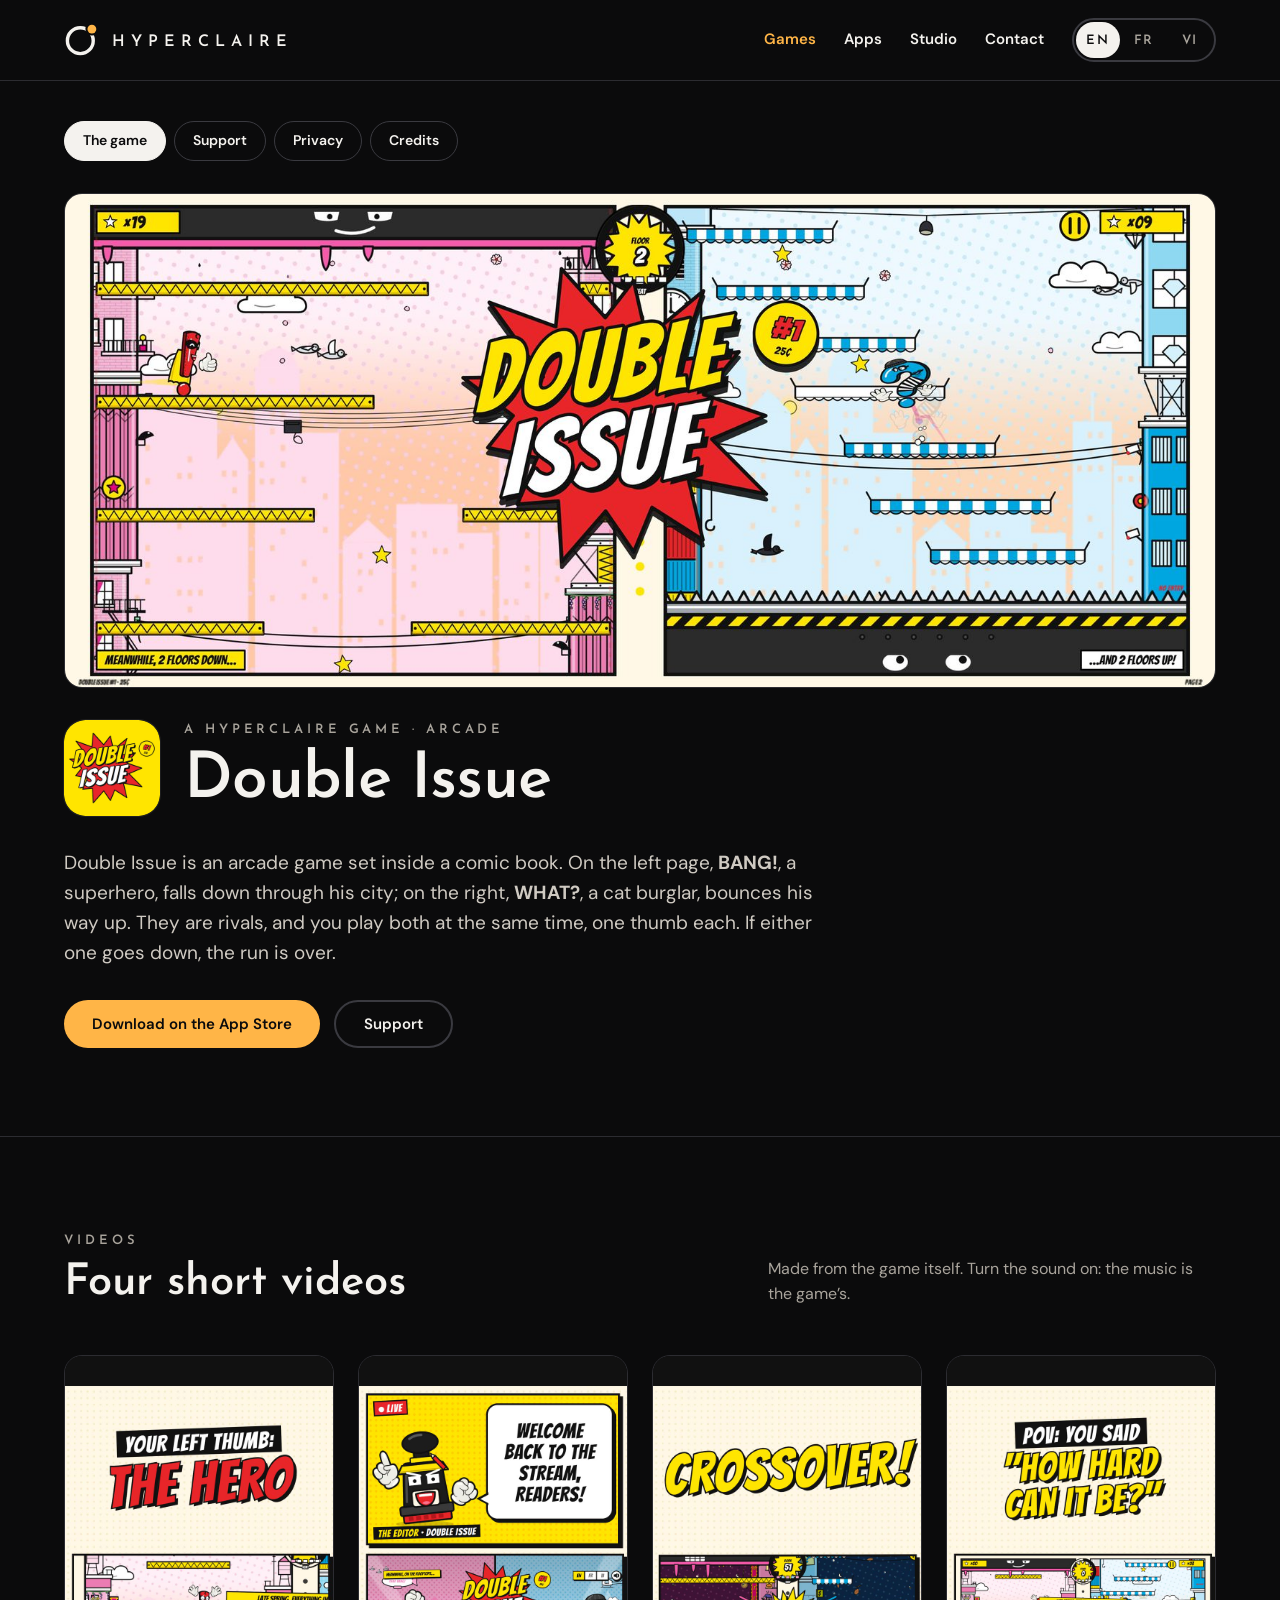
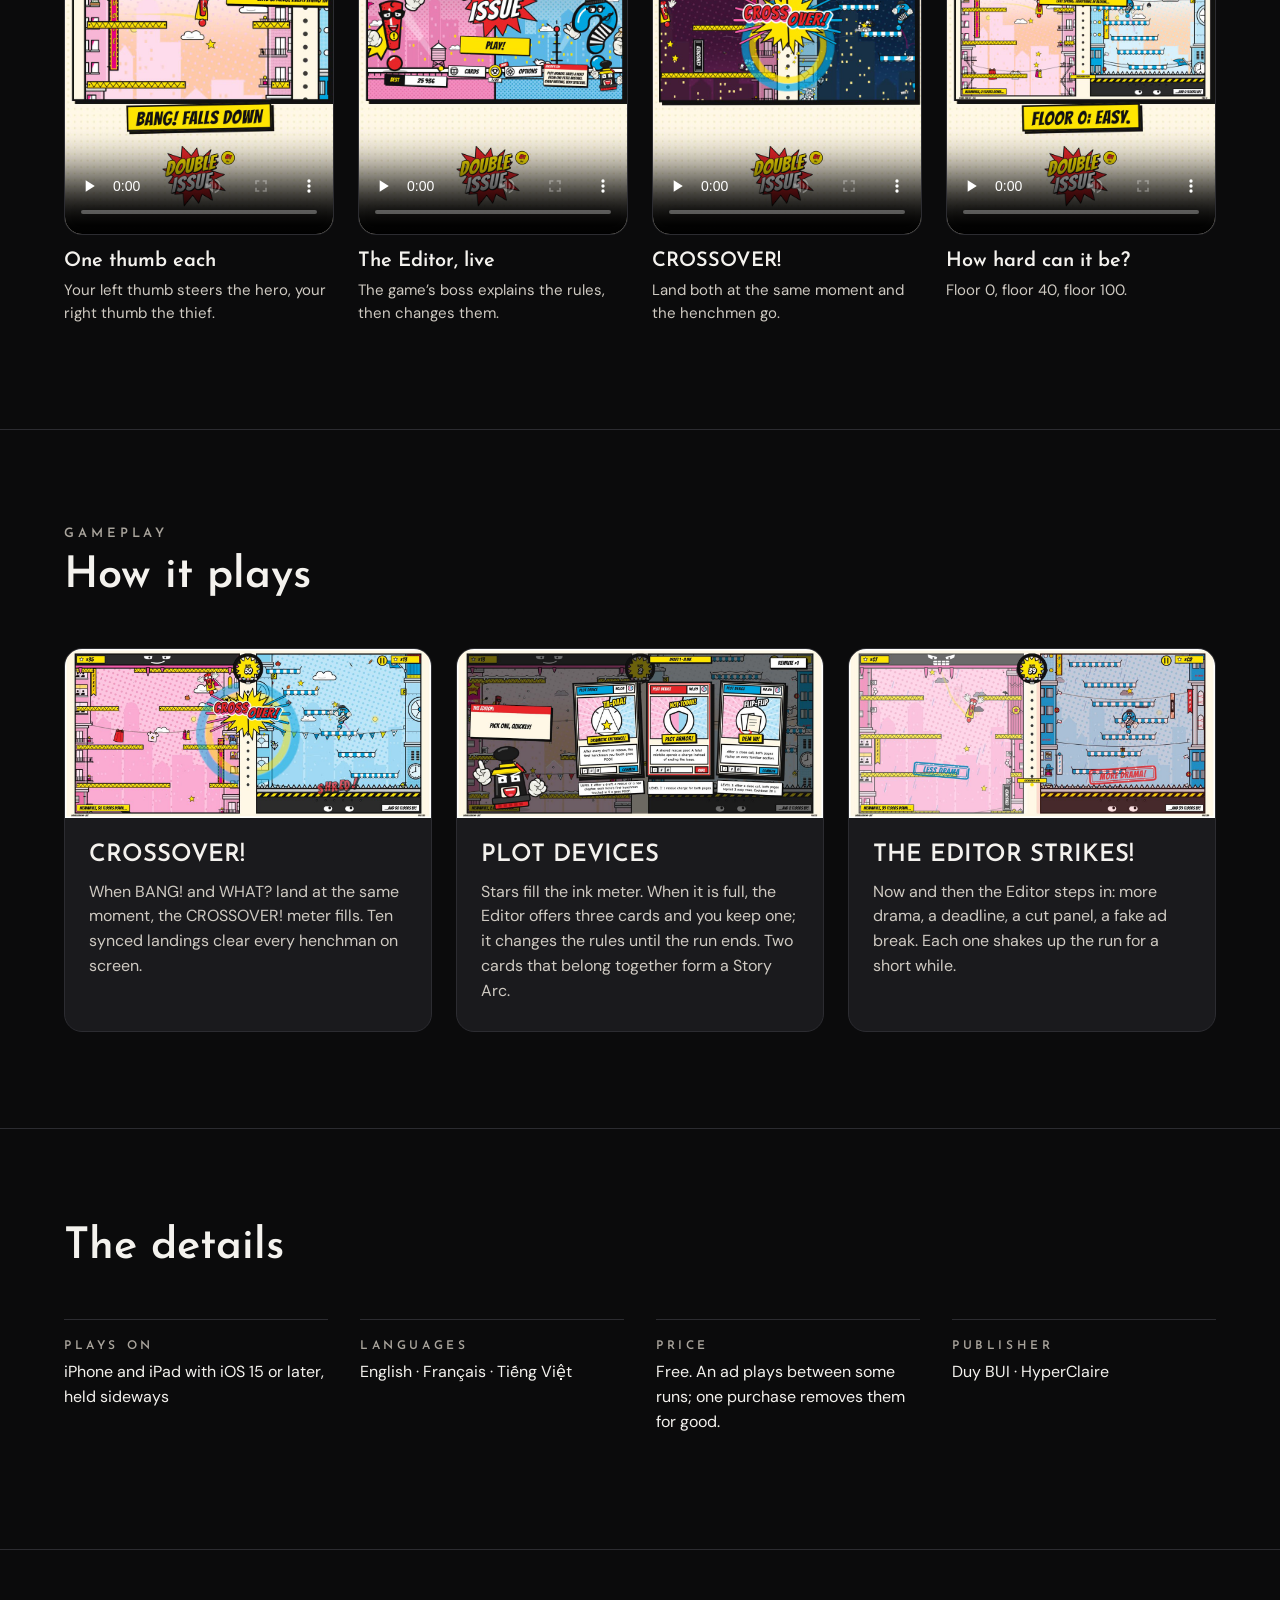
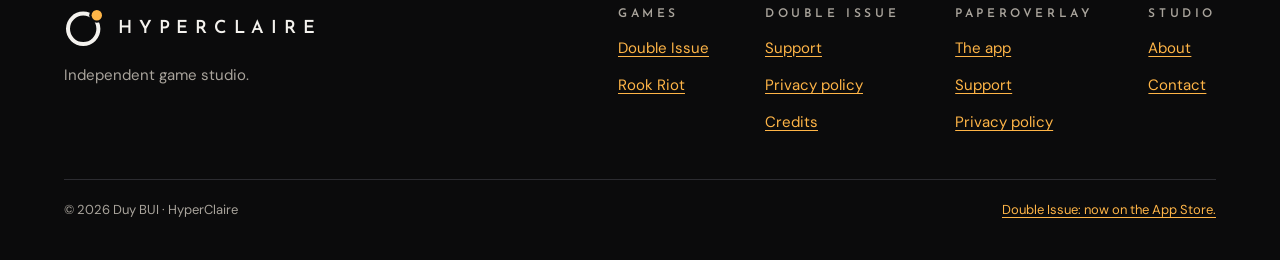
<file: doubleissue/index.html>
<!doctype html>
<html lang="en">
<head>
<meta charset="utf-8">
<meta name="viewport" content="width=device-width, initial-scale=1, viewport-fit=cover">
<title>Double Issue · HyperClaire</title>
<meta name="title-en" content="Double Issue · HyperClaire">
<meta name="title-fr" content="Double Issue · HyperClaire">
<meta name="title-vi" content="Double Issue · HyperClaire">
<meta name="description" content="Double Issue is an arcade game set in a comic book: steer a falling hero and a climbing thief at the same time, one thumb each. Free on iPhone and iPad, in English, French and Vietnamese.">
<meta name="theme-color" content="#0B0B0C">
<link rel="icon" href="../assets/favicon.png">
<link rel="preconnect" href="https://fonts.googleapis.com">
<link rel="preconnect" href="https://fonts.gstatic.com" crossorigin>
<link rel="stylesheet" href="https://fonts.googleapis.com/css2?family=Josefin+Sans:wght@600&family=DM+Sans:opsz,wght@9..40,400;9..40,500;9..40,600&family=Be+Vietnam+Pro:wght@400;500;600&display=swap">
<link rel="stylesheet" href="../assets/site.css">
<script src="../assets/lang.js"></script>
</head>
<body>
<header class="site">
  <div class="in bar">
    <a class="brand" href="../" aria-label="HyperClaire">
      <svg class="mark" width="34" height="34" viewBox="8 14 100 100" aria-hidden="true"><defs><mask id="mk-h" maskUnits="userSpaceOnUse" x="0" y="0" width="120" height="120"><rect width="120" height="120" fill="#fff"/><circle cx="90" cy="32" r="19" fill="#000"/></mask></defs><circle class="ring" cx="56" cy="66" r="38" mask="url(#mk-h)"/><circle class="spark" cx="90" cy="32" r="13"/></svg>
      <span class="wordmark">HYPERCLAIRE</span>
    </a>
    <nav class="main" aria-label="Main">
      <a href="../#games" aria-current="page"><span data-l="en">Games</span><span data-l="fr">Jeux</span><span data-l="vi">Game</span></a>
      <a href="../apps/"><span data-l="en">Apps</span><span data-l="fr">Apps</span><span data-l="vi">Ứng dụng</span></a>
      <a href="../#studio">Studio</a>
      <a href="../#contact"><span data-l="en">Contact</span><span data-l="fr">Contact</span><span data-l="vi">Liên hệ</span></a>
    </nav>
    <div class="langs" role="group" aria-label="Language"><button type="button" data-set="en" lang="en">EN</button><button type="button" data-set="fr" lang="fr">FR</button><button type="button" data-set="vi" lang="vi">VI</button></div>
  </div>
</header>

<main>
<section class="in game-hero">
  <nav class="subnav" aria-label="Double Issue">
    <a href="./" aria-current="page"><span data-l="en">The game</span><span data-l="fr">Le jeu</span><span data-l="vi">Trò chơi</span></a>
    <a href="support/"><span data-l="en">Support</span><span data-l="fr">Assistance</span><span data-l="vi">Hỗ trợ</span></a>
    <a href="privacy/"><span data-l="en">Privacy</span><span data-l="fr">Confidentialité</span><span data-l="vi">Quyền riêng tư</span></a>
    <a href="credits/"><span data-l="en">Credits</span><span data-l="fr">Crédits</span><span data-l="vi">Ghi công</span></a>
  </nav>
  <figure class="key-art"><img src="../assets/header_en.jpg" data-src-en="../assets/header_en.jpg" data-src-fr="../assets/header_fr.jpg" data-src-vi="../assets/header_vi.jpg" alt="Double Issue: BANG! the hero on the pink page, WHAT? the thief on the blue page" width="1600" height="686"></figure>
  <div class="game-id">
    <img class="app-icon" src="../assets/icon.png" alt="" width="96" height="96">
    <div class="stack">
      <div class="eyebrow"><span data-l="en">A HyperClaire game · Arcade</span><span data-l="fr">Un jeu HyperClaire · Arcade</span><span data-l="vi">Game của HyperClaire · Arcade</span></div>
      <h1 class="title-l">Double Issue</h1>
    </div>
  </div>
  <p class="lead" data-l="en">Double Issue is an arcade game set inside a comic book. On the left page, <b>BANG!</b>, a superhero, falls down through his city; on the right, <b>WHAT?</b>, a cat burglar, bounces his way up. They are rivals, and you play both at the same time, one thumb each. If either one goes down, the run is over.</p>
  <p class="lead" data-l="fr">Double Issue est un jeu d’arcade qui se passe dans une BD. Sur la page de gauche, <b>BANG!</b>, un super-héros, dégringole à travers sa ville ; sur celle de droite, <b>WHAT?</b>, un monte-en-l’air, rebondit vers les toits. Ce sont des rivaux, et vous jouez les deux en même temps, un pouce chacun. Si l’un tombe, la partie s’arrête.</p>
  <p class="lead" data-l="vi">Double Issue là game arcade diễn ra trong một cuốn truyện tranh. Ở trang trái, <b>BANG!</b>, một siêu anh hùng, rơi xuyên qua thành phố; ở trang phải, <b>WHAT?</b>, một tên trộm, nảy dần lên cao. Hai đứa là kình địch, và bạn điều khiển cả hai cùng lúc, mỗi ngón cái một đứa. Một đứa toang là hết ván.</p>
  <div class="actions">
    <a class="btn primary" href="https://apps.apple.com/app/apple-store/id6825089494?pt=128771873&amp;ct=site&amp;mt=8"><span data-l="en">Download on the App Store</span><span data-l="fr">Télécharger dans l’App Store</span><span data-l="vi">Tải về trên App Store</span></a>
    <a class="btn ghost" href="support/"><span data-l="en">Support</span><span data-l="fr">Assistance</span><span data-l="vi">Hỗ trợ</span></a>
  </div>
</section>

<section class="band" id="videos">
  <div class="in">
    <div class="band-head">
      <div class="stack">
        <div class="eyebrow"><span data-l="en">Videos</span><span data-l="fr">Vidéos</span><span data-l="vi">Video</span></div>
        <h2 class="h2"><span data-l="en">Four short videos</span><span data-l="fr">Quatre courtes vidéos</span><span data-l="vi">Bốn video ngắn</span></h2>
      </div>
      <p><span data-l="en">Made from the game itself. Turn the sound on: the music is the game’s.</span><span data-l="fr">Montées à partir du jeu lui-même. Mettez le son&nbsp;: la musique est celle du jeu.</span><span data-l="vi">Dựng từ chính trò chơi, lời tiếng Anh. Nhớ bật tiếng: nhạc là nhạc của game.</span></p>
    </div>
    <div class="clips">
      <figure class="clip">
        <video controls playsinline preload="none" width="720" height="1280" src="../assets/video/two_thumbs_en.mp4" poster="../assets/video/two_thumbs_en.jpg" data-src-en="../assets/video/two_thumbs_en.mp4" data-src-fr="../assets/video/two_thumbs_fr.mp4" data-src-vi="../assets/video/two_thumbs_en.mp4" data-poster-en="../assets/video/two_thumbs_en.jpg" data-poster-fr="../assets/video/two_thumbs_fr.jpg" data-poster-vi="../assets/video/two_thumbs_en.jpg"></video>
        <figcaption>
          <h3><span data-l="en">One thumb each</span><span data-l="fr">Un pouce chacun</span><span data-l="vi">Mỗi ngón một đứa</span></h3>
          <p data-l="en">Your left thumb steers the hero, your right thumb the thief.</p>
          <p data-l="fr">Le pouce gauche guide le héros, le pouce droit le voleur.</p>
          <p data-l="vi">Ngón cái trái lái anh hùng, ngón cái phải lái tên trộm.</p>
        </figcaption>
      </figure>
      <figure class="clip">
        <video controls playsinline preload="none" width="720" height="1280" src="../assets/video/editor_live_en.mp4" poster="../assets/video/editor_live_en.jpg" data-src-en="../assets/video/editor_live_en.mp4" data-src-fr="../assets/video/editor_live_fr.mp4" data-src-vi="../assets/video/editor_live_en.mp4" data-poster-en="../assets/video/editor_live_en.jpg" data-poster-fr="../assets/video/editor_live_fr.jpg" data-poster-vi="../assets/video/editor_live_en.jpg"></video>
        <figcaption>
          <h3><span data-l="en">The Editor, live</span><span data-l="fr">L’Éditeur en direct</span><span data-l="vi">Sếp Biên Tập lên sóng</span></h3>
          <p data-l="en">The game’s boss explains the rules, then changes them.</p>
          <p data-l="fr">Le patron du jeu explique les règles, puis les change.</p>
          <p data-l="vi">Sếp giải thích luật chơi, rồi đổi luật.</p>
        </figcaption>
      </figure>
      <figure class="clip">
        <video controls playsinline preload="none" width="720" height="1280" src="../assets/video/crossover_loop_en.mp4" poster="../assets/video/crossover_loop_en.jpg" data-src-en="../assets/video/crossover_loop_en.mp4" data-src-fr="../assets/video/crossover_loop_fr.mp4" data-src-vi="../assets/video/crossover_loop_en.mp4" data-poster-en="../assets/video/crossover_loop_en.jpg" data-poster-fr="../assets/video/crossover_loop_fr.jpg" data-poster-vi="../assets/video/crossover_loop_en.jpg"></video>
        <figcaption>
          <h3><span data-l="en">CROSSOVER!</span><span data-l="fr">CROSSOVER&nbsp;!</span><span data-l="vi">CROSSOVER!</span></h3>
          <p data-l="en">Land both at the same moment and the henchmen go.</p>
          <p data-l="fr">Faites atterrir les deux au même moment, et les hommes de main disparaissent.</p>
          <p data-l="vi">Cho hai đứa tiếp đất cùng lúc là tay sai biến mất.</p>
        </figcaption>
      </figure>
      <figure class="clip">
        <video controls playsinline preload="none" width="720" height="1280" src="../assets/video/pov_how_hard_en.mp4" poster="../assets/video/pov_how_hard_en.jpg" data-src-en="../assets/video/pov_how_hard_en.mp4" data-src-fr="../assets/video/pov_how_hard_fr.mp4" data-src-vi="../assets/video/pov_how_hard_en.mp4" data-poster-en="../assets/video/pov_how_hard_en.jpg" data-poster-fr="../assets/video/pov_how_hard_fr.jpg" data-poster-vi="../assets/video/pov_how_hard_en.jpg"></video>
        <figcaption>
          <h3><span data-l="en">How hard can it be?</span><span data-l="fr">Ça a l’air facile</span><span data-l="vi">Khó gì đâu?</span></h3>
          <p data-l="en">Floor 0, floor 40, floor 100.</p>
          <p data-l="fr">Étage 0, étage 40, étage 100.</p>
          <p data-l="vi">Tầng 0, tầng 40, tầng 100.</p>
        </figcaption>
      </figure>
    </div>
  </div>
</section>
<script>
// One video plays at a time.
document.addEventListener('play', function (e) {
  var vs = document.querySelectorAll('.clip video');
  for (var i = 0; i < vs.length; i++) if (vs[i] !== e.target) vs[i].pause();
}, true);
</script>

<section class="band">
  <div class="in">
    <div class="band-head">
      <div class="stack">
        <div class="eyebrow"><span data-l="en">Gameplay</span><span data-l="fr">Le jeu</span><span data-l="vi">Lối chơi</span></div>
        <h2 class="h2"><span data-l="en">How it plays</span><span data-l="fr">Comment ça se joue</span><span data-l="vi">Chơi thế nào</span></h2>
      </div>
    </div>
    <div class="features">
      <article class="feature">
        <img src="../assets/shots/crossover_en.jpg" data-src-en="../assets/shots/crossover_en.jpg" data-src-fr="../assets/shots/crossover_fr.jpg" data-src-vi="../assets/shots/crossover_vi.jpg" alt="" width="1200" height="554" loading="lazy">
        <div>
          <h3><span data-l="en">CROSSOVER!</span><span data-l="fr">CROSSOVER !</span><span data-l="vi">CROSSOVER!</span></h3>
          <p data-l="en">When BANG! and WHAT? land at the same moment, the CROSSOVER! meter fills. Ten synced landings clear every henchman on screen.</p>
          <p data-l="fr">Quand BANG! et WHAT? atterrissent au même moment, la jauge CROSSOVER ! se remplit. Dix atterrissages synchronisés, et tous les hommes de main à l’écran disparaissent.</p>
          <p data-l="vi">Khi BANG! và WHAT? tiếp đất cùng lúc, thanh CROSSOVER! đầy dần. Đủ mười lần tiếp đất cùng nhịp là mọi tay sai trên màn hình biến mất.</p>
        </div>
      </article>
      <article class="feature">
        <img src="../assets/shots/plot_en.jpg" data-src-en="../assets/shots/plot_en.jpg" data-src-fr="../assets/shots/plot_fr.jpg" data-src-vi="../assets/shots/plot_vi.jpg" alt="" width="1200" height="554" loading="lazy">
        <div>
          <h3><span data-l="en">PLOT DEVICES</span><span data-l="fr">FICELLES</span><span data-l="vi">THẺ KỊCH BẢN</span></h3>
          <p data-l="en">Stars fill the ink meter. When it is full, the Editor offers three cards and you keep one; it changes the rules until the run ends. Two cards that belong together form a Story Arc.</p>
          <p data-l="fr">Les étoiles remplissent la jauge d’encre. Quand elle est pleine, l’Éditeur propose trois cartes et vous en gardez une ; elle change les règles jusqu’à la fin de la partie. Deux cartes qui vont ensemble forment un arc narratif.</p>
          <p data-l="vi">Sao đổ đầy thanh mực. Đầy mực là Sếp Biên Tập đưa ra ba thẻ để bạn giữ một; thẻ đó đổi luật chơi cho tới hết ván. Hai thẻ hợp cạ ghép thành một mạch truyện.</p>
        </div>
      </article>
      <article class="feature">
        <img src="../assets/shots/editor_en.jpg" data-src-en="../assets/shots/editor_en.jpg" data-src-fr="../assets/shots/editor_fr.jpg" data-src-vi="../assets/shots/editor_vi.jpg" alt="" width="1200" height="554" loading="lazy">
        <div>
          <h3><span data-l="en">THE EDITOR STRIKES!</span><span data-l="fr">L’ÉDITEUR FRAPPE !</span><span data-l="vi">SẾP BIÊN TẬP RA TAY!</span></h3>
          <p data-l="en">Now and then the Editor steps in: more drama, a deadline, a cut panel, a fake ad break. Each one shakes up the run for a short while.</p>
          <p data-l="fr">De temps en temps, l’Éditeur s’en mêle : plus de drame, un bouclage, une case coupée, une fausse pause pub. Chaque fois, la partie est chamboulée un moment.</p>
          <p data-l="vi">Thỉnh thoảng Sếp Biên Tập nhảy vào: thêm drama, ra deadline, cắt khung, chèn quảng cáo giả. Mỗi lần như vậy ván chơi bị đảo lộn một lúc.</p>
        </div>
      </article>
    </div>
  </div>
</section>

<section class="band">
  <div class="in">
    <h2 class="h2"><span data-l="en">The details</span><span data-l="fr">Les détails</span><span data-l="vi">Thông tin</span></h2>
    <dl class="facts">
      <div>
        <dt><span data-l="en">Plays on</span><span data-l="fr">Plateformes</span><span data-l="vi">Nền tảng</span></dt>
        <dd><span data-l="en">iPhone and iPad with iOS 15 or later, held sideways</span><span data-l="fr">iPhone et iPad sous iOS 15 ou plus récent, tenus à l’horizontale</span><span data-l="vi">iPhone và iPad chạy iOS 15 trở lên, cầm ngang</span></dd>
      </div>
      <div>
        <dt><span data-l="en">Languages</span><span data-l="fr">Langues</span><span data-l="vi">Ngôn ngữ</span></dt>
        <dd>English · Français · Tiếng Việt</dd>
      </div>
      <div>
        <dt><span data-l="en">Price</span><span data-l="fr">Prix</span><span data-l="vi">Giá</span></dt>
        <dd><span data-l="en">Free. An ad plays between some runs; one purchase removes them for good.</span><span data-l="fr">Gratuit. Une publicité passe entre certaines parties ; un seul achat les supprime pour de bon.</span><span data-l="vi">Miễn phí. Thỉnh thoảng có quảng cáo giữa các ván; mua một lần là tắt hẳn.</span></dd>
      </div>
      <div>
        <dt><span data-l="en">Publisher</span><span data-l="fr">Éditeur</span><span data-l="vi">Nhà phát hành</span></dt>
        <dd>Duy BUI · HyperClaire</dd>
      </div>
    </dl>
  </div>
</section>
</main>

<footer class="site">
  <div class="in">
    <div class="foot-top">
      <div class="foot-brand">
        <a class="brand" href="../" aria-label="HyperClaire">
          <svg class="mark" width="40" height="40" viewBox="8 14 100 100" aria-hidden="true"><defs><mask id="mk-f" maskUnits="userSpaceOnUse" x="0" y="0" width="120" height="120"><rect width="120" height="120" fill="#fff"/><circle cx="90" cy="32" r="19" fill="#000"/></mask></defs><circle class="ring" cx="56" cy="66" r="38" mask="url(#mk-f)"/><circle class="spark" cx="90" cy="32" r="13"/></svg>
          <span class="wordmark">HYPERCLAIRE</span>
        </a>
        <p><span data-l="en">Independent game studio.</span><span data-l="fr">Studio de jeu indépendant.</span><span data-l="vi">Studio game độc lập.</span></p>
      </div>
      <nav class="foot-cols" aria-label="Footer">
        <div>
          <div class="eyebrow"><span data-l="en">Games</span><span data-l="fr">Jeux</span><span data-l="vi">Game</span></div>
          <a href="./">Double Issue</a>
          <a href="../#games">Rook Riot</a>
        </div>
        <div>
          <div class="eyebrow">Double Issue</div>
          <a href="support/"><span data-l="en">Support</span><span data-l="fr">Assistance</span><span data-l="vi">Hỗ trợ</span></a>
          <a href="privacy/"><span data-l="en">Privacy policy</span><span data-l="fr">Confidentialité</span><span data-l="vi">Quyền riêng tư</span></a>
          <a href="credits/"><span data-l="en">Credits</span><span data-l="fr">Crédits</span><span data-l="vi">Ghi công</span></a>
        </div>
        <div>
          <div class="eyebrow">PaperOverlay</div>
          <a href="../apps/"><span data-l="en">The app</span><span data-l="fr">L’app</span><span data-l="vi">Ứng dụng</span></a>
          <a href="../paperoverlay/support/"><span data-l="en">Support</span><span data-l="fr">Assistance</span><span data-l="vi">Hỗ trợ</span></a>
          <a href="../paperoverlay/privacy/"><span data-l="en">Privacy policy</span><span data-l="fr">Confidentialité</span><span data-l="vi">Quyền riêng tư</span></a>
        </div>
        <div>
          <div class="eyebrow">Studio</div>
          <a href="../#studio"><span data-l="en">About</span><span data-l="fr">À propos</span><span data-l="vi">Giới thiệu</span></a>
          <a href="../#contact"><span data-l="en">Contact</span><span data-l="fr">Contact</span><span data-l="vi">Liên hệ</span></a>
        </div>
      </nav>
    </div>
    <div class="foot-bottom">
      <span>© 2026 Duy BUI · HyperClaire</span>
      <a href="https://apps.apple.com/app/apple-store/id6825089494?pt=128771873&amp;ct=site&amp;mt=8"><span data-l="en">Double Issue: now on the App Store.</span><span data-l="fr">Double Issue : disponible sur l’App Store.</span><span data-l="vi">Double Issue: đã có trên App Store.</span></a>
    </div>
  </div>
</footer>
</body>
</html>
</file>
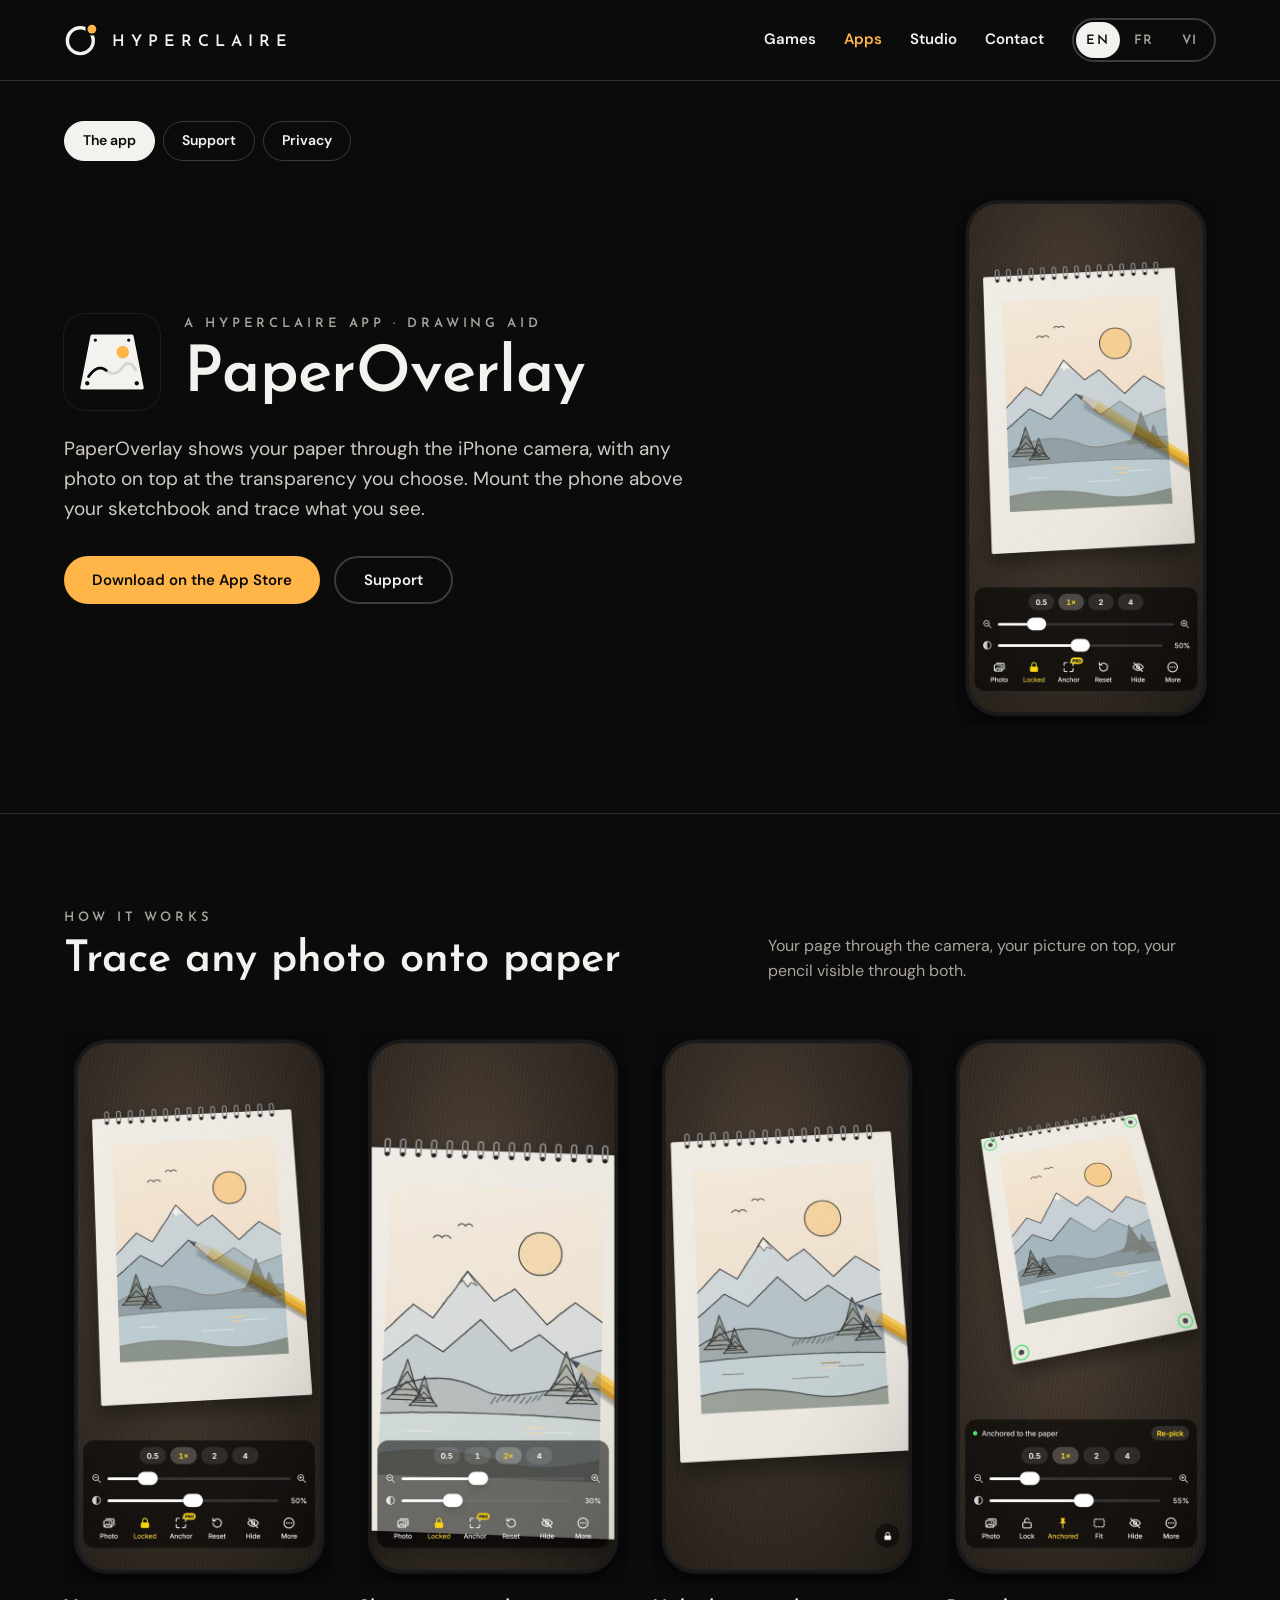
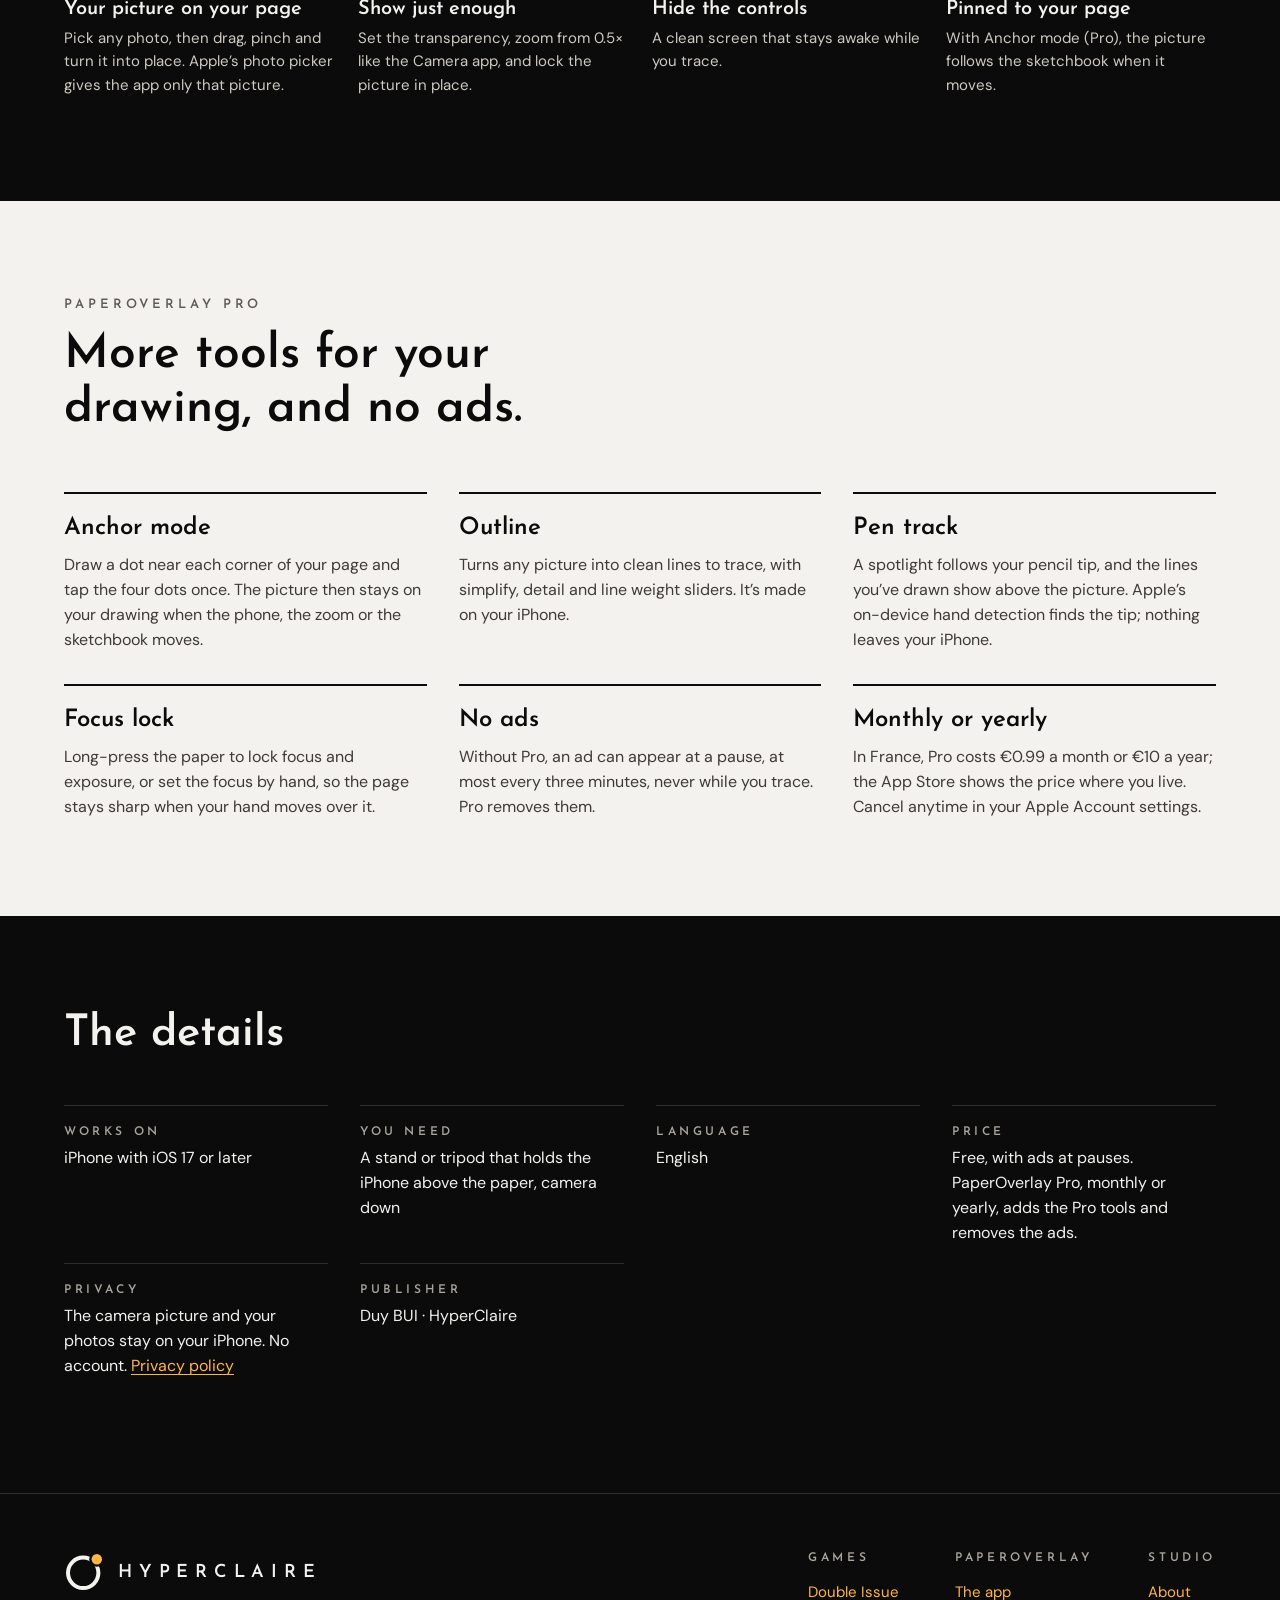
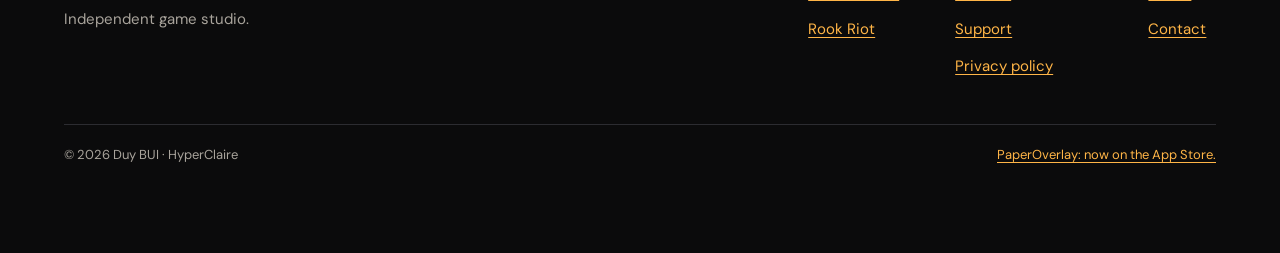
<file: paperoverlay/index.html>
<!doctype html>
<html lang="en">
<head>
<meta charset="utf-8">
<meta name="viewport" content="width=device-width, initial-scale=1">
<title>PaperOverlay · HyperClaire</title>
<meta http-equiv="refresh" content="0; url=../apps/">
<link rel="canonical" href="https://hyperclaire.com/apps/">
<style>body{margin:0;padding:24px;background:#0B0B0C;color:#F4F2EE;font:16px/1.5 system-ui,sans-serif}a{color:#FFB547}</style>
</head>
<body><p><a href="../apps/">PaperOverlay</a></p></body>
</html>
</file>
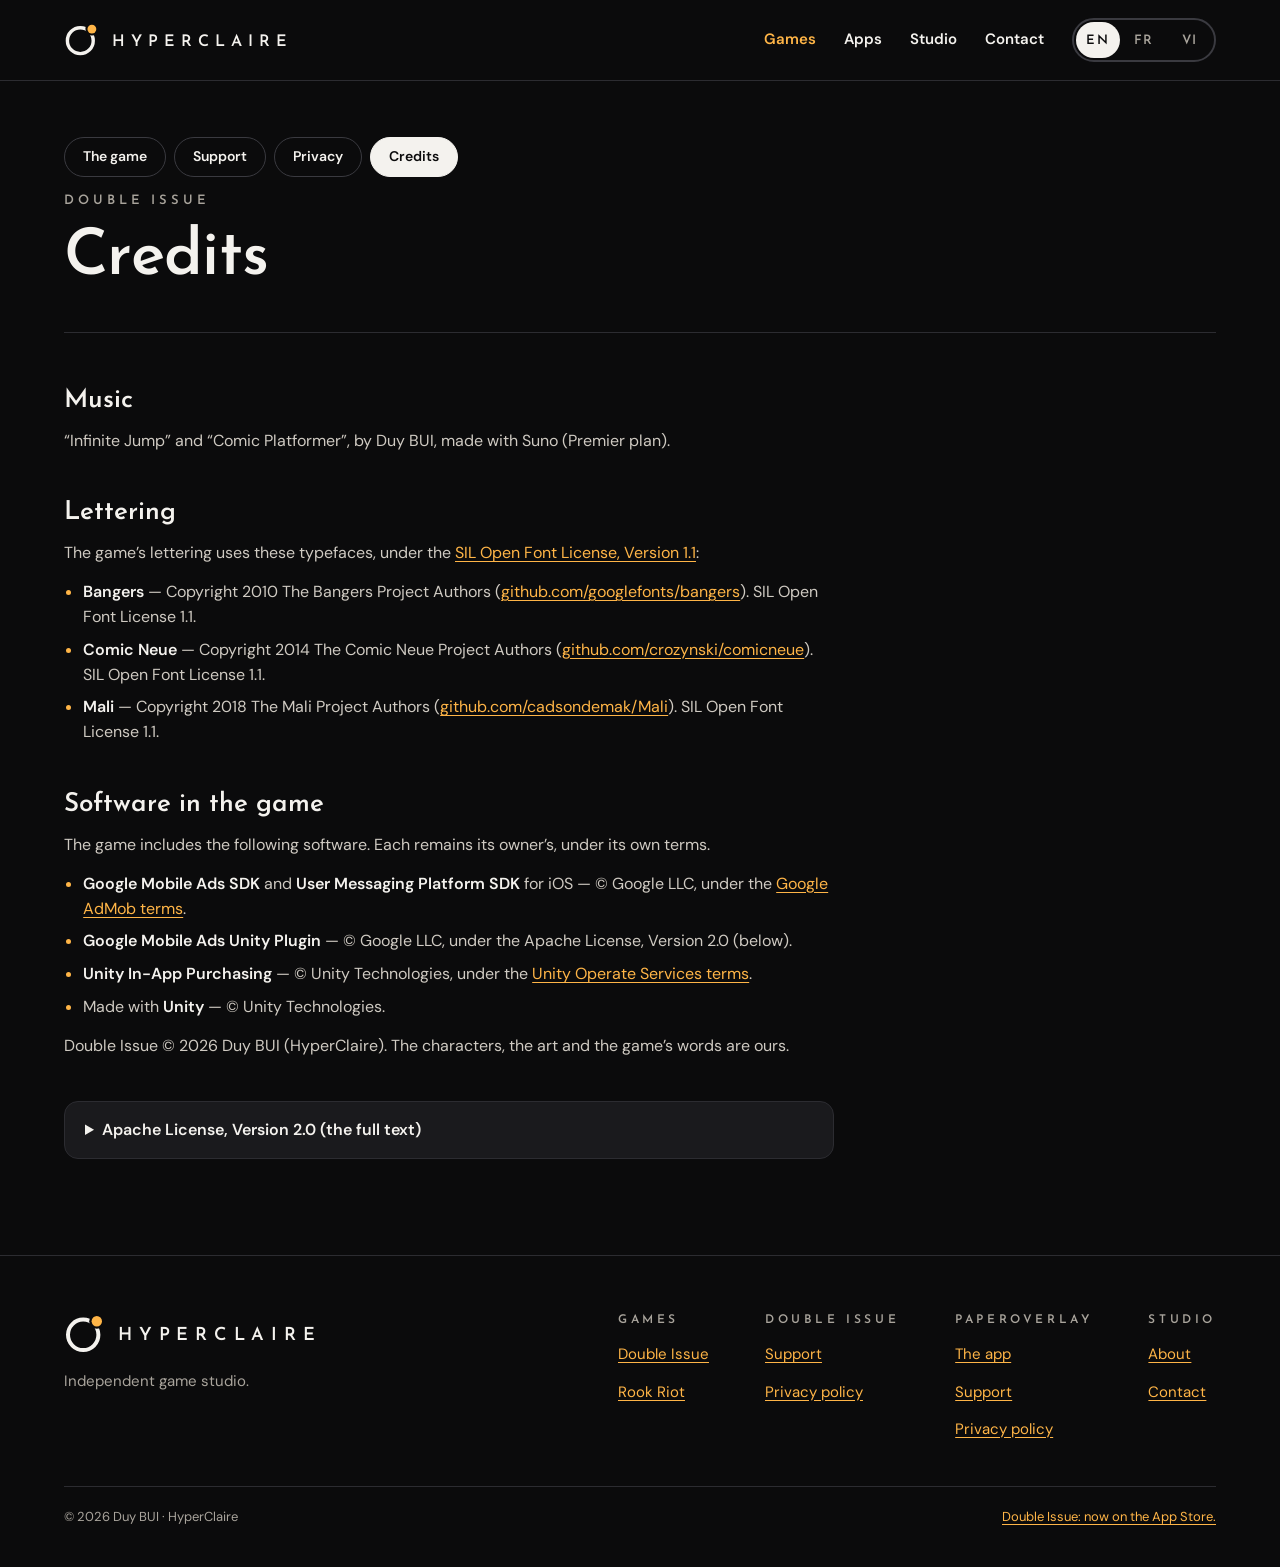
<file: doubleissue/credits/index.html>
<!doctype html>
<html lang="en">
<head>
<meta charset="utf-8">
<meta name="viewport" content="width=device-width, initial-scale=1, viewport-fit=cover">
<title>Credits · Double Issue · HyperClaire</title>
<meta name="title-en" content="Credits · Double Issue · HyperClaire">
<meta name="title-fr" content="Crédits · Double Issue · HyperClaire">
<meta name="title-vi" content="Ghi công · Double Issue · HyperClaire">
<meta name="description" content="Double Issue credits: the music, the lettering, and the notices of the software the game includes.">
<meta name="theme-color" content="#0B0B0C">
<link rel="icon" href="../../assets/favicon.png">
<link rel="preconnect" href="https://fonts.googleapis.com">
<link rel="preconnect" href="https://fonts.gstatic.com" crossorigin>
<link rel="stylesheet" href="https://fonts.googleapis.com/css2?family=Josefin+Sans:wght@600&family=DM+Sans:opsz,wght@9..40,400;9..40,500;9..40,600&family=Be+Vietnam+Pro:wght@400;500;600&display=swap">
<link rel="stylesheet" href="../../assets/site.css">
<script src="../../assets/lang.js"></script>
</head>
<body>
<header class="site">
  <div class="in bar">
    <a class="brand" href="../../" aria-label="HyperClaire">
      <svg class="mark" width="34" height="34" viewBox="8 14 100 100" aria-hidden="true"><defs><mask id="mk-h" maskUnits="userSpaceOnUse" x="0" y="0" width="120" height="120"><rect width="120" height="120" fill="#fff"/><circle cx="90" cy="32" r="19" fill="#000"/></mask></defs><circle class="ring" cx="56" cy="66" r="38" mask="url(#mk-h)"/><circle class="spark" cx="90" cy="32" r="13"/></svg>
      <span class="wordmark">HYPERCLAIRE</span>
    </a>
    <nav class="main" aria-label="Main">
      <a href="../../#games" aria-current="page"><span data-l="en">Games</span><span data-l="fr">Jeux</span><span data-l="vi">Game</span></a>
      <a href="../../apps/"><span data-l="en">Apps</span><span data-l="fr">Apps</span><span data-l="vi">Ứng dụng</span></a>
      <a href="../../#studio">Studio</a>
      <a href="../../#contact"><span data-l="en">Contact</span><span data-l="fr">Contact</span><span data-l="vi">Liên hệ</span></a>
    </nav>
    <div class="langs" role="group" aria-label="Language"><button type="button" data-set="en" lang="en">EN</button><button type="button" data-set="fr" lang="fr">FR</button><button type="button" data-set="vi" lang="vi">VI</button></div>
  </div>
</header>

<main class="in doc">
  <div class="doc-head">
    <nav class="subnav" aria-label="Double Issue">
      <a href="../"><span data-l="en">The game</span><span data-l="fr">Le jeu</span><span data-l="vi">Trò chơi</span></a>
      <a href="../support/"><span data-l="en">Support</span><span data-l="fr">Assistance</span><span data-l="vi">Hỗ trợ</span></a>
      <a href="../privacy/"><span data-l="en">Privacy</span><span data-l="fr">Confidentialité</span><span data-l="vi">Quyền riêng tư</span></a>
      <a href="./" aria-current="page"><span data-l="en">Credits</span><span data-l="fr">Crédits</span><span data-l="vi">Ghi công</span></a>
    </nav>
    <div class="eyebrow">Double Issue</div>
    <h1 class="title-l"><span data-l="en">Credits</span><span data-l="fr">Crédits</span><span data-l="vi">Ghi công</span></h1>
  </div>

  <article class="prose" data-l="en">
    <h2>Music</h2>
    <p>“Infinite Jump” and “Comic Platformer”, by Duy BUI, made with Suno (Premier plan).</p>
    <h2>Lettering</h2>
    <p>The game’s lettering uses these typefaces, under the <a href="https://openfontlicense.org">SIL Open Font License, Version 1.1</a>:</p>
    <ul>
      <li><strong>Bangers</strong> — Copyright 2010 The Bangers Project Authors (<a href="https://github.com/googlefonts/bangers">github.com/googlefonts/bangers</a>). SIL Open Font License 1.1.</li>
      <li><strong>Comic Neue</strong> — Copyright 2014 The Comic Neue Project Authors (<a href="https://github.com/crozynski/comicneue">github.com/crozynski/comicneue</a>). SIL Open Font License 1.1.</li>
      <li><strong>Mali</strong> — Copyright 2018 The Mali Project Authors (<a href="https://github.com/cadsondemak/Mali">github.com/cadsondemak/Mali</a>). SIL Open Font License 1.1.</li>
    </ul>
    <h2>Software in the game</h2>
    <p>The game includes the following software. Each remains its owner’s, under its own terms.</p>
    <ul>
      <li><strong>Google Mobile Ads SDK</strong> and <strong>User Messaging Platform SDK</strong> for iOS — © Google LLC, under the <a href="https://developers.google.com/admob/terms">Google AdMob terms</a>.</li>
      <li><strong>Google Mobile Ads Unity Plugin</strong> — © Google LLC, under the Apache License, Version 2.0 (below).</li>
      <li><strong>Unity In-App Purchasing</strong> — © Unity Technologies, under the <a href="https://unity.com/legal/one-operate-services-terms-of-service">Unity Operate Services terms</a>.</li>
      <li>Made with <strong>Unity</strong> — © Unity Technologies.</li>
    </ul>
    <p>Double Issue © 2026 Duy BUI (HyperClaire). The characters, the art and the game’s words are ours.</p>
  </article>
  <article class="prose" data-l="fr">
    <h2>Musique</h2>
    <p>« Infinite Jump » et « Comic Platformer », de Duy BUI, faites avec Suno (offre Premier).</p>
    <h2>Lettrage</h2>
    <p>Le lettrage du jeu utilise ces polices, sous la <a href="https://openfontlicense.org">SIL Open Font License, version 1.1</a> :</p>
    <ul>
      <li><strong>Bangers</strong> — Copyright 2010 The Bangers Project Authors (<a href="https://github.com/googlefonts/bangers">github.com/googlefonts/bangers</a>). SIL Open Font License 1.1.</li>
      <li><strong>Comic Neue</strong> — Copyright 2014 The Comic Neue Project Authors (<a href="https://github.com/crozynski/comicneue">github.com/crozynski/comicneue</a>). SIL Open Font License 1.1.</li>
      <li><strong>Mali</strong> — Copyright 2018 The Mali Project Authors (<a href="https://github.com/cadsondemak/Mali">github.com/cadsondemak/Mali</a>). SIL Open Font License 1.1.</li>
    </ul>
    <h2>Logiciels dans le jeu</h2>
    <p>Le jeu contient les logiciels suivants. Chacun reste à son propriétaire, sous ses propres conditions.</p>
    <ul>
      <li><strong>Google Mobile Ads SDK</strong> et <strong>User Messaging Platform SDK</strong> pour iOS — © Google LLC, sous les <a href="https://developers.google.com/admob/terms">conditions de Google AdMob</a>.</li>
      <li><strong>Google Mobile Ads Unity Plugin</strong> — © Google LLC, sous la licence Apache, version 2.0 (ci-dessous).</li>
      <li><strong>Unity In-App Purchasing</strong> — © Unity Technologies, sous les <a href="https://unity.com/legal/one-operate-services-terms-of-service">conditions des services Unity Operate</a>.</li>
      <li>Fait avec <strong>Unity</strong> — © Unity Technologies.</li>
    </ul>
    <p>Double Issue © 2026 Duy BUI (HyperClaire). Les personnages, le dessin et les textes du jeu sont les nôtres.</p>
  </article>
  <article class="prose" data-l="vi">
    <h2>Âm nhạc</h2>
    <p>“Infinite Jump” và “Comic Platformer”, của Duy BUI, làm bằng Suno (gói Premier).</p>
    <h2>Chữ viết</h2>
    <p>Chữ trong trò chơi dùng các phông chữ sau, theo <a href="https://openfontlicense.org">Giấy phép Phông chữ Mở SIL, phiên bản 1.1</a>:</p>
    <ul>
      <li><strong>Bangers</strong> — Copyright 2010 The Bangers Project Authors (<a href="https://github.com/googlefonts/bangers">github.com/googlefonts/bangers</a>). SIL Open Font License 1.1.</li>
      <li><strong>Comic Neue</strong> — Copyright 2014 The Comic Neue Project Authors (<a href="https://github.com/crozynski/comicneue">github.com/crozynski/comicneue</a>). SIL Open Font License 1.1.</li>
      <li><strong>Mali</strong> — Copyright 2018 The Mali Project Authors (<a href="https://github.com/cadsondemak/Mali">github.com/cadsondemak/Mali</a>). SIL Open Font License 1.1.</li>
    </ul>
    <h2>Phần mềm trong trò chơi</h2>
    <p>Trò chơi có các phần mềm sau. Mỗi phần mềm thuộc về chủ sở hữu của nó, theo điều khoản riêng.</p>
    <ul>
      <li><strong>Google Mobile Ads SDK</strong> và <strong>User Messaging Platform SDK</strong> cho iOS — © Google LLC, theo <a href="https://developers.google.com/admob/terms">điều khoản Google AdMob</a>.</li>
      <li><strong>Google Mobile Ads Unity Plugin</strong> — © Google LLC, theo Giấy phép Apache, phiên bản 2.0 (bên dưới).</li>
      <li><strong>Unity In-App Purchasing</strong> — © Unity Technologies, theo <a href="https://unity.com/legal/one-operate-services-terms-of-service">điều khoản dịch vụ Unity Operate</a>.</li>
      <li>Làm bằng <strong>Unity</strong> — © Unity Technologies.</li>
    </ul>
    <p>Double Issue © 2026 Duy BUI (HyperClaire). Nhân vật, hình vẽ và lời thoại của trò chơi là của chúng tôi.</p>
  </article>

  <details class="prose license">
    <summary><span data-l="en">Apache License, Version 2.0 (the full text)</span><span data-l="fr">Licence Apache, version 2.0 (texte intégral, en anglais)</span><span data-l="vi">Giấy phép Apache, phiên bản 2.0 (toàn văn, tiếng Anh)</span></summary>
    <pre>                                 Apache License
                           Version 2.0, January 2004
                        http://www.apache.org/licenses/

   TERMS AND CONDITIONS FOR USE, REPRODUCTION, AND DISTRIBUTION

   1. Definitions.

      &quot;License&quot; shall mean the terms and conditions for use, reproduction,
      and distribution as defined by Sections 1 through 9 of this document.

      &quot;Licensor&quot; shall mean the copyright owner or entity authorized by
      the copyright owner that is granting the License.

      &quot;Legal Entity&quot; shall mean the union of the acting entity and all
      other entities that control, are controlled by, or are under common
      control with that entity. For the purposes of this definition,
      &quot;control&quot; means (i) the power, direct or indirect, to cause the
      direction or management of such entity, whether by contract or
      otherwise, or (ii) ownership of fifty percent (50%) or more of the
      outstanding shares, or (iii) beneficial ownership of such entity.

      &quot;You&quot; (or &quot;Your&quot;) shall mean an individual or Legal Entity
      exercising permissions granted by this License.

      &quot;Source&quot; form shall mean the preferred form for making modifications,
      including but not limited to software source code, documentation
      source, and configuration files.

      &quot;Object&quot; form shall mean any form resulting from mechanical
      transformation or translation of a Source form, including but
      not limited to compiled object code, generated documentation,
      and conversions to other media types.

      &quot;Work&quot; shall mean the work of authorship, whether in Source or
      Object form, made available under the License, as indicated by a
      copyright notice that is included in or attached to the work
      (an example is provided in the Appendix below).

      &quot;Derivative Works&quot; shall mean any work, whether in Source or Object
      form, that is based on (or derived from) the Work and for which the
      editorial revisions, annotations, elaborations, or other modifications
      represent, as a whole, an original work of authorship. For the purposes
      of this License, Derivative Works shall not include works that remain
      separable from, or merely link (or bind by name) to the interfaces of,
      the Work and Derivative Works thereof.

      &quot;Contribution&quot; shall mean any work of authorship, including
      the original version of the Work and any modifications or additions
      to that Work or Derivative Works thereof, that is intentionally
      submitted to Licensor for inclusion in the Work by the copyright owner
      or by an individual or Legal Entity authorized to submit on behalf of
      the copyright owner. For the purposes of this definition, &quot;submitted&quot;
      means any form of electronic, verbal, or written communication sent
      to the Licensor or its representatives, including but not limited to
      communication on electronic mailing lists, source code control systems,
      and issue tracking systems that are managed by, or on behalf of, the
      Licensor for the purpose of discussing and improving the Work, but
      excluding communication that is conspicuously marked or otherwise
      designated in writing by the copyright owner as &quot;Not a Contribution.&quot;

      &quot;Contributor&quot; shall mean Licensor and any individual or Legal Entity
      on behalf of whom a Contribution has been received by Licensor and
      subsequently incorporated within the Work.

   2. Grant of Copyright License. Subject to the terms and conditions of
      this License, each Contributor hereby grants to You a perpetual,
      worldwide, non-exclusive, no-charge, royalty-free, irrevocable
      copyright license to reproduce, prepare Derivative Works of,
      publicly display, publicly perform, sublicense, and distribute the
      Work and such Derivative Works in Source or Object form.

   3. Grant of Patent License. Subject to the terms and conditions of
      this License, each Contributor hereby grants to You a perpetual,
      worldwide, non-exclusive, no-charge, royalty-free, irrevocable
      (except as stated in this section) patent license to make, have made,
      use, offer to sell, sell, import, and otherwise transfer the Work,
      where such license applies only to those patent claims licensable
      by such Contributor that are necessarily infringed by their
      Contribution(s) alone or by combination of their Contribution(s)
      with the Work to which such Contribution(s) was submitted. If You
      institute patent litigation against any entity (including a
      cross-claim or counterclaim in a lawsuit) alleging that the Work
      or a Contribution incorporated within the Work constitutes direct
      or contributory patent infringement, then any patent licenses
      granted to You under this License for that Work shall terminate
      as of the date such litigation is filed.

   4. Redistribution. You may reproduce and distribute copies of the
      Work or Derivative Works thereof in any medium, with or without
      modifications, and in Source or Object form, provided that You
      meet the following conditions:

      (a) You must give any other recipients of the Work or
          Derivative Works a copy of this License; and

      (b) You must cause any modified files to carry prominent notices
          stating that You changed the files; and

      (c) You must retain, in the Source form of any Derivative Works
          that You distribute, all copyright, patent, trademark, and
          attribution notices from the Source form of the Work,
          excluding those notices that do not pertain to any part of
          the Derivative Works; and

      (d) If the Work includes a &quot;NOTICE&quot; text file as part of its
          distribution, then any Derivative Works that You distribute must
          include a readable copy of the attribution notices contained
          within such NOTICE file, excluding those notices that do not
          pertain to any part of the Derivative Works, in at least one
          of the following places: within a NOTICE text file distributed
          as part of the Derivative Works; within the Source form or
          documentation, if provided along with the Derivative Works; or,
          within a display generated by the Derivative Works, if and
          wherever such third-party notices normally appear. The contents
          of the NOTICE file are for informational purposes only and
          do not modify the License. You may add Your own attribution
          notices within Derivative Works that You distribute, alongside
          or as an addendum to the NOTICE text from the Work, provided
          that such additional attribution notices cannot be construed
          as modifying the License.

      You may add Your own copyright statement to Your modifications and
      may provide additional or different license terms and conditions
      for use, reproduction, or distribution of Your modifications, or
      for any such Derivative Works as a whole, provided Your use,
      reproduction, and distribution of the Work otherwise complies with
      the conditions stated in this License.

   5. Submission of Contributions. Unless You explicitly state otherwise,
      any Contribution intentionally submitted for inclusion in the Work
      by You to the Licensor shall be under the terms and conditions of
      this License, without any additional terms or conditions.
      Notwithstanding the above, nothing herein shall supersede or modify
      the terms of any separate license agreement you may have executed
      with Licensor regarding such Contributions.

   6. Trademarks. This License does not grant permission to use the trade
      names, trademarks, service marks, or product names of the Licensor,
      except as required for reasonable and customary use in describing the
      origin of the Work and reproducing the content of the NOTICE file.

   7. Disclaimer of Warranty. Unless required by applicable law or
      agreed to in writing, Licensor provides the Work (and each
      Contributor provides its Contributions) on an &quot;AS IS&quot; BASIS,
      WITHOUT WARRANTIES OR CONDITIONS OF ANY KIND, either express or
      implied, including, without limitation, any warranties or conditions
      of TITLE, NON-INFRINGEMENT, MERCHANTABILITY, or FITNESS FOR A
      PARTICULAR PURPOSE. You are solely responsible for determining the
      appropriateness of using or redistributing the Work and assume any
      risks associated with Your exercise of permissions under this License.

   8. Limitation of Liability. In no event and under no legal theory,
      whether in tort (including negligence), contract, or otherwise,
      unless required by applicable law (such as deliberate and grossly
      negligent acts) or agreed to in writing, shall any Contributor be
      liable to You for damages, including any direct, indirect, special,
      incidental, or consequential damages of any character arising as a
      result of this License or out of the use or inability to use the
      Work (including but not limited to damages for loss of goodwill,
      work stoppage, computer failure or malfunction, or any and all
      other commercial damages or losses), even if such Contributor
      has been advised of the possibility of such damages.

   9. Accepting Warranty or Additional Liability. While redistributing
      the Work or Derivative Works thereof, You may choose to offer,
      and charge a fee for, acceptance of support, warranty, indemnity,
      or other liability obligations and/or rights consistent with this
      License. However, in accepting such obligations, You may act only
      on Your own behalf and on Your sole responsibility, not on behalf
      of any other Contributor, and only if You agree to indemnify,
      defend, and hold each Contributor harmless for any liability
      incurred by, or claims asserted against, such Contributor by reason
      of your accepting any such warranty or additional liability.

   END OF TERMS AND CONDITIONS

   APPENDIX: How to apply the Apache License to your work.

      To apply the Apache License to your work, attach the following
      boilerplate notice, with the fields enclosed by brackets &quot;[]&quot;
      replaced with your own identifying information. (Don&#x27;t include
      the brackets!)  The text should be enclosed in the appropriate
      comment syntax for the file format. We also recommend that a
      file or class name and description of purpose be included on the
      same &quot;printed page&quot; as the copyright notice for easier
      identification within third-party archives.

   Copyright 2013 Google Inc.

   Licensed under the Apache License, Version 2.0 (the &quot;License&quot;);
   you may not use this file except in compliance with the License.
   You may obtain a copy of the License at

       http://www.apache.org/licenses/LICENSE-2.0

   Unless required by applicable law or agreed to in writing, software
   distributed under the License is distributed on an &quot;AS IS&quot; BASIS,
   WITHOUT WARRANTIES OR CONDITIONS OF ANY KIND, either express or implied.
   See the License for the specific language governing permissions and
   limitations under the License.</pre>
  </details>
</main>

<footer class="site">
  <div class="in">
    <div class="foot-top">
      <div class="foot-brand">
        <a class="brand" href="../../" aria-label="HyperClaire">
          <svg class="mark" width="40" height="40" viewBox="8 14 100 100" aria-hidden="true"><defs><mask id="mk-f" maskUnits="userSpaceOnUse" x="0" y="0" width="120" height="120"><rect width="120" height="120" fill="#fff"/><circle cx="90" cy="32" r="19" fill="#000"/></mask></defs><circle class="ring" cx="56" cy="66" r="38" mask="url(#mk-f)"/><circle class="spark" cx="90" cy="32" r="13"/></svg>
          <span class="wordmark">HYPERCLAIRE</span>
        </a>
        <p><span data-l="en">Independent game studio.</span><span data-l="fr">Studio de jeu indépendant.</span><span data-l="vi">Studio game độc lập.</span></p>
      </div>
      <nav class="foot-cols" aria-label="Footer">
        <div>
          <div class="eyebrow"><span data-l="en">Games</span><span data-l="fr">Jeux</span><span data-l="vi">Game</span></div>
          <a href="../">Double Issue</a>
          <a href="../../#games">Rook Riot</a>
        </div>
        <div>
          <div class="eyebrow">Double Issue</div>
          <a href="../support/"><span data-l="en">Support</span><span data-l="fr">Assistance</span><span data-l="vi">Hỗ trợ</span></a>
          <a href="./"><span data-l="en">Privacy policy</span><span data-l="fr">Confidentialité</span><span data-l="vi">Quyền riêng tư</span></a>
        </div>
        <div>
          <div class="eyebrow">PaperOverlay</div>
          <a href="../../apps/"><span data-l="en">The app</span><span data-l="fr">L’app</span><span data-l="vi">Ứng dụng</span></a>
          <a href="../../paperoverlay/support/"><span data-l="en">Support</span><span data-l="fr">Assistance</span><span data-l="vi">Hỗ trợ</span></a>
          <a href="../../paperoverlay/privacy/"><span data-l="en">Privacy policy</span><span data-l="fr">Confidentialité</span><span data-l="vi">Quyền riêng tư</span></a>
        </div>
        <div>
          <div class="eyebrow">Studio</div>
          <a href="../../#studio"><span data-l="en">About</span><span data-l="fr">À propos</span><span data-l="vi">Giới thiệu</span></a>
          <a href="../../#contact"><span data-l="en">Contact</span><span data-l="fr">Contact</span><span data-l="vi">Liên hệ</span></a>
        </div>
      </nav>
    </div>
    <div class="foot-bottom">
      <span>© 2026 Duy BUI · HyperClaire</span>
      <a href="https://apps.apple.com/app/apple-store/id6825089494?pt=128771873&amp;ct=site&amp;mt=8"><span data-l="en">Double Issue: now on the App Store.</span><span data-l="fr">Double Issue : disponible sur l’App Store.</span><span data-l="vi">Double Issue: đã có trên App Store.</span></a>
    </div>
  </div>
</footer>
</body>
</html>
</file>
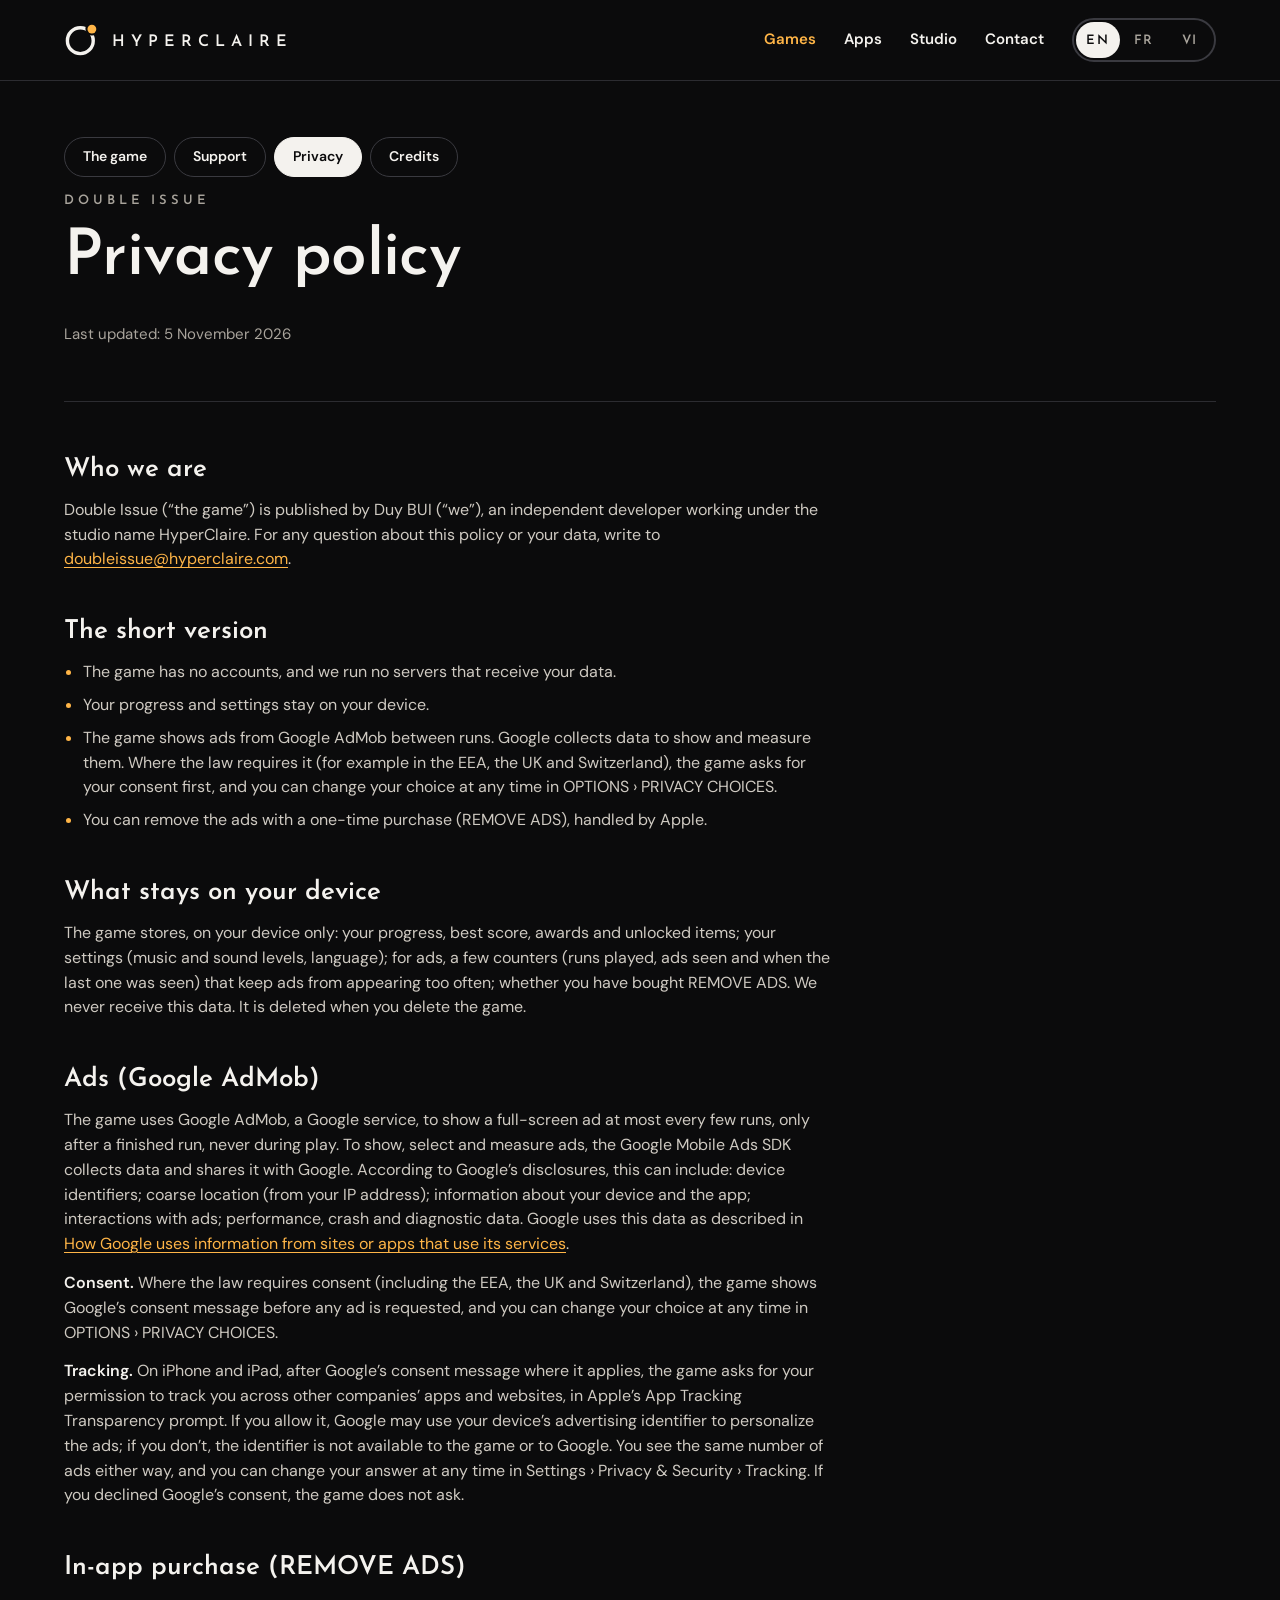
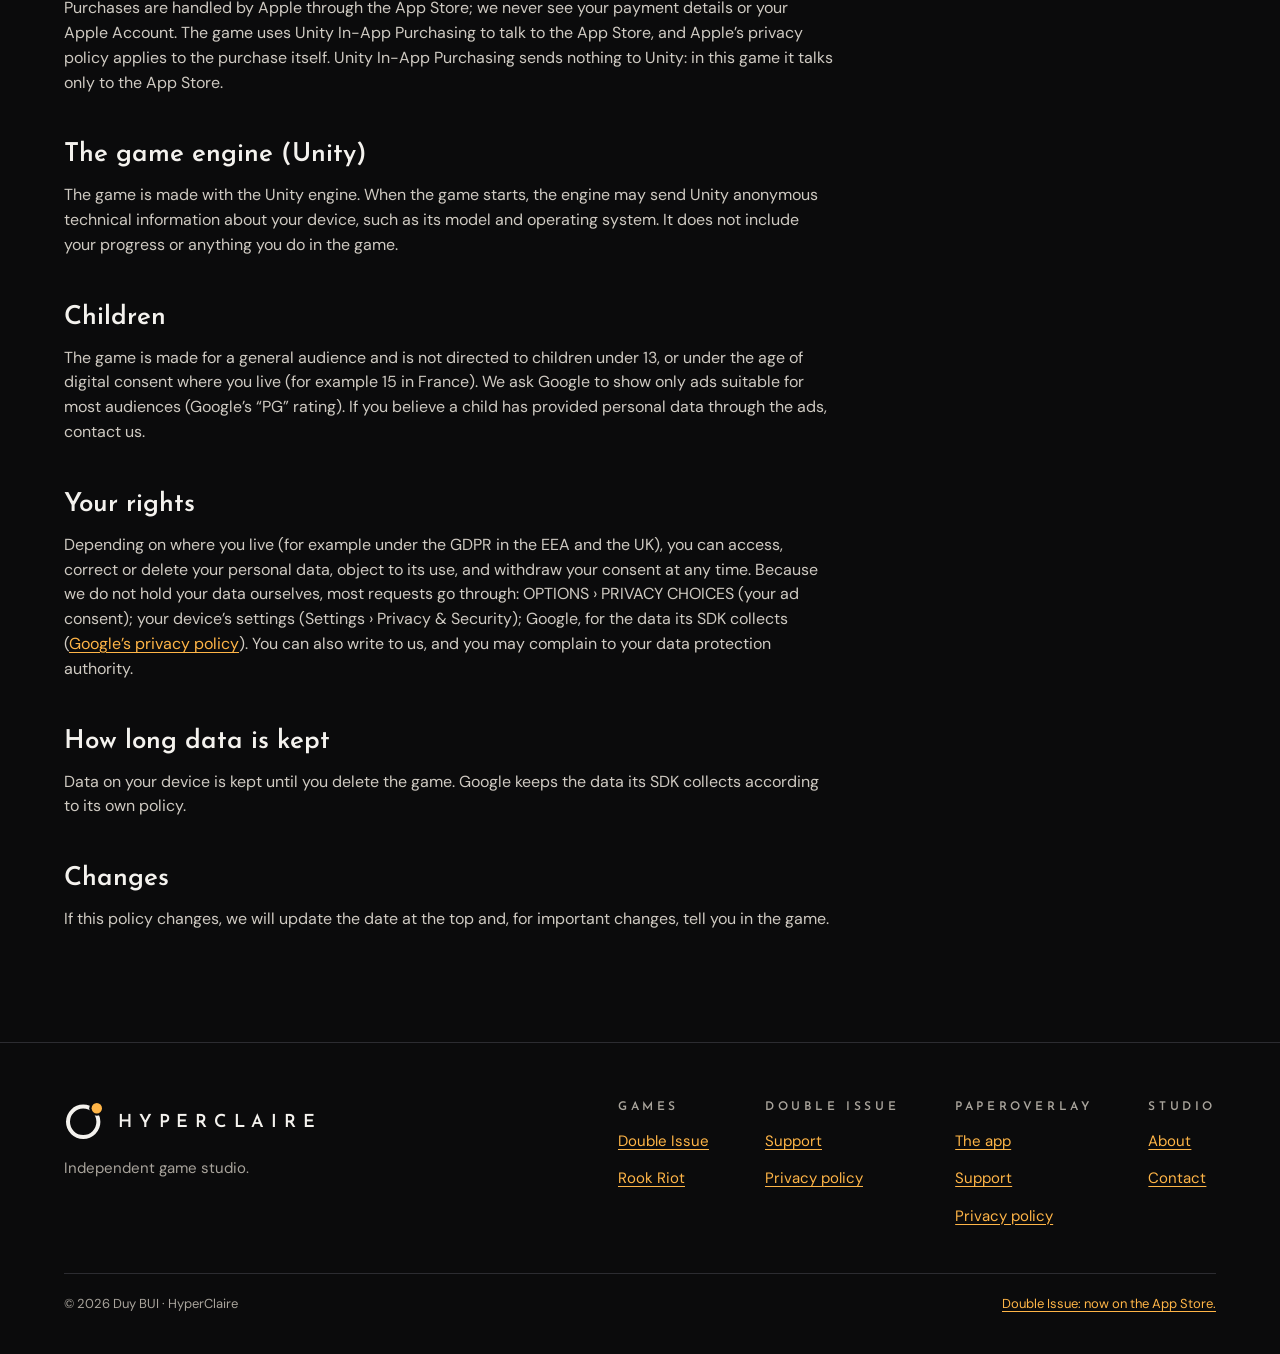
<file: doubleissue/privacy/index.html>
<!doctype html>
<html lang="en">
<head>
<meta charset="utf-8">
<meta name="viewport" content="width=device-width, initial-scale=1, viewport-fit=cover">
<title>Privacy policy · Double Issue · HyperClaire</title>
<meta name="title-en" content="Privacy policy · Double Issue · HyperClaire">
<meta name="title-fr" content="Politique de confidentialité · Double Issue · HyperClaire">
<meta name="title-vi" content="Chính sách quyền riêng tư · Double Issue · HyperClaire">
<meta name="description" content="Double Issue privacy policy: no accounts, your progress stays on your device, ads by Google AdMob with consent where required, REMOVE ADS handled by Apple.">
<meta name="theme-color" content="#0B0B0C">
<link rel="icon" href="../../assets/favicon.png">
<link rel="preconnect" href="https://fonts.googleapis.com">
<link rel="preconnect" href="https://fonts.gstatic.com" crossorigin>
<link rel="stylesheet" href="https://fonts.googleapis.com/css2?family=Josefin+Sans:wght@600&family=DM+Sans:opsz,wght@9..40,400;9..40,500;9..40,600&family=Be+Vietnam+Pro:wght@400;500;600&display=swap">
<link rel="stylesheet" href="../../assets/site.css">
<script src="../../assets/lang.js"></script>
</head>
<body>
<header class="site">
  <div class="in bar">
    <a class="brand" href="../../" aria-label="HyperClaire">
      <svg class="mark" width="34" height="34" viewBox="8 14 100 100" aria-hidden="true"><defs><mask id="mk-h" maskUnits="userSpaceOnUse" x="0" y="0" width="120" height="120"><rect width="120" height="120" fill="#fff"/><circle cx="90" cy="32" r="19" fill="#000"/></mask></defs><circle class="ring" cx="56" cy="66" r="38" mask="url(#mk-h)"/><circle class="spark" cx="90" cy="32" r="13"/></svg>
      <span class="wordmark">HYPERCLAIRE</span>
    </a>
    <nav class="main" aria-label="Main">
      <a href="../../#games" aria-current="page"><span data-l="en">Games</span><span data-l="fr">Jeux</span><span data-l="vi">Game</span></a>
      <a href="../../apps/"><span data-l="en">Apps</span><span data-l="fr">Apps</span><span data-l="vi">Ứng dụng</span></a>
      <a href="../../#studio">Studio</a>
      <a href="../../#contact"><span data-l="en">Contact</span><span data-l="fr">Contact</span><span data-l="vi">Liên hệ</span></a>
    </nav>
    <div class="langs" role="group" aria-label="Language"><button type="button" data-set="en" lang="en">EN</button><button type="button" data-set="fr" lang="fr">FR</button><button type="button" data-set="vi" lang="vi">VI</button></div>
  </div>
</header>

<main class="in doc">
  <div class="doc-head">
    <nav class="subnav" aria-label="Double Issue">
      <a href="../"><span data-l="en">The game</span><span data-l="fr">Le jeu</span><span data-l="vi">Trò chơi</span></a>
      <a href="../support/"><span data-l="en">Support</span><span data-l="fr">Assistance</span><span data-l="vi">Hỗ trợ</span></a>
      <a href="./" aria-current="page"><span data-l="en">Privacy</span><span data-l="fr">Confidentialité</span><span data-l="vi">Quyền riêng tư</span></a>
      <a href="../credits/"><span data-l="en">Credits</span><span data-l="fr">Crédits</span><span data-l="vi">Ghi công</span></a>
    </nav>
    <div class="eyebrow">Double Issue</div>
    <h1 class="title-l"><span data-l="en">Privacy policy</span><span data-l="fr">Politique de confidentialité</span><span data-l="vi">Chính sách quyền riêng tư</span></h1>
    <p class="updated"><span data-l="en">Last updated:</span><span data-l="fr">Dernière mise à jour :</span><span data-l="vi">Cập nhật lần cuối:</span> <span data-l="en">5 November 2026</span><span data-l="fr">5 novembre 2026</span><span data-l="vi">5 tháng 11 năm 2026</span></p>
  </div>

  <article class="prose" data-l="en">
    <h2>Who we are</h2>
    <p>Double Issue (“the game”) is published by Duy BUI (“we”), an independent developer working under the studio name HyperClaire. For any question about this policy or your data, write to <a href="mailto:doubleissue@hyperclaire.com">doubleissue@hyperclaire.com</a>.</p>
    <h2>The short version</h2>
    <ul>
      <li>The game has no accounts, and we run no servers that receive your data.</li>
      <li>Your progress and settings stay on your device.</li>
      <li>The game shows ads from Google AdMob between runs. Google collects data to show and measure them. Where the law requires it (for example in the EEA, the UK and Switzerland), the game asks for your consent first, and you can change your choice at any time in OPTIONS › PRIVACY CHOICES.</li>
      <li>You can remove the ads with a one-time purchase (REMOVE ADS), handled by Apple.</li>
    </ul>
    <h2>What stays on your device</h2>
    <p>The game stores, on your device only: your progress, best score, awards and unlocked items; your settings (music and sound levels, language); for ads, a few counters (runs played, ads seen and when the last one was seen) that keep ads from appearing too often; whether you have bought REMOVE ADS. We never receive this data. It is deleted when you delete the game.</p>
    <h2>Ads (Google AdMob)</h2>
    <p>The game uses Google AdMob, a Google service, to show a full-screen ad at most every few runs, only after a finished run, never during play. To show, select and measure ads, the Google Mobile Ads SDK collects data and shares it with Google. According to Google’s disclosures, this can include: device identifiers; coarse location (from your IP address); information about your device and the app; interactions with ads; performance, crash and diagnostic data. Google uses this data as described in <a href="https://policies.google.com/technologies/partner-sites">How Google uses information from sites or apps that use its services</a>.</p>
    <p><b>Consent.</b> Where the law requires consent (including the EEA, the UK and Switzerland), the game shows Google’s consent message before any ad is requested, and you can change your choice at any time in OPTIONS › PRIVACY CHOICES.</p>
    <p><b>Tracking.</b> On iPhone and iPad, after Google’s consent message where it applies, the game asks for your permission to track you across other companies’ apps and websites, in Apple’s App Tracking Transparency prompt. If you allow it, Google may use your device’s advertising identifier to personalize the ads; if you don’t, the identifier is not available to the game or to Google. You see the same number of ads either way, and you can change your answer at any time in Settings › Privacy &amp; Security › Tracking. If you declined Google’s consent, the game does not ask.</p>
    <h2>In-app purchase (REMOVE ADS)</h2>
    <p>Purchases are handled by Apple through the App Store; we never see your payment details or your Apple Account. The game uses Unity In-App Purchasing to talk to the App Store, and Apple’s privacy policy applies to the purchase itself. Unity In-App Purchasing sends nothing to Unity: in this game it talks only to the App Store.</p>
    <h2>The game engine (Unity)</h2>
    <p>The game is made with the Unity engine. When the game starts, the engine may send Unity anonymous technical information about your device, such as its model and operating system. It does not include your progress or anything you do in the game.</p>
    <h2>Children</h2>
    <p>The game is made for a general audience and is not directed to children under 13, or under the age of digital consent where you live (for example 15 in France). We ask Google to show only ads suitable for most audiences (Google’s “PG” rating). If you believe a child has provided personal data through the ads, contact us.</p>
    <h2>Your rights</h2>
    <p>Depending on where you live (for example under the GDPR in the EEA and the UK), you can access, correct or delete your personal data, object to its use, and withdraw your consent at any time. Because we do not hold your data ourselves, most requests go through: OPTIONS › PRIVACY CHOICES (your ad consent); your device’s settings (Settings › Privacy &amp; Security); Google, for the data its SDK collects (<a href="https://policies.google.com/privacy">Google’s privacy policy</a>). You can also write to us, and you may complain to your data protection authority.</p>
    <h2>How long data is kept</h2>
    <p>Data on your device is kept until you delete the game. Google keeps the data its SDK collects according to its own policy.</p>
    <h2>Changes</h2>
    <p>If this policy changes, we will update the date at the top and, for important changes, tell you in the game.</p>
  </article>

  <article class="prose" data-l="fr">
    <h2>Qui nous sommes</h2>
    <p>Double Issue (« le jeu ») est édité par Duy BUI (« nous »), développeur indépendant travaillant sous le nom de studio HyperClaire. Pour toute question sur cette politique ou vos données, écrivez à <a href="mailto:doubleissue@hyperclaire.com">doubleissue@hyperclaire.com</a>.</p>
    <h2>En bref</h2>
    <ul>
      <li>Le jeu n’a pas de comptes et nous n’exploitons aucun serveur qui reçoive vos données.</li>
      <li>Votre progression et vos réglages restent sur votre appareil.</li>
      <li>Le jeu affiche des publicités Google AdMob entre les parties. Google collecte des données pour les afficher et les mesurer. Là où la loi l’exige (par exemple dans l’EEE, au Royaume-Uni et en Suisse), le jeu vous demande d’abord votre consentement, que vous pouvez modifier à tout moment dans OPTIONS › CONFIDENTIALITÉ.</li>
      <li>Vous pouvez supprimer les publicités par un achat unique (SANS PUB), géré par Apple.</li>
    </ul>
    <h2>Ce qui reste sur votre appareil</h2>
    <p>Le jeu enregistre, sur votre appareil uniquement : votre progression, votre record, vos prix et ce que vous avez débloqué ; vos réglages (volumes de la musique et des sons, langue) ; pour les publicités, quelques compteurs (parties jouées, publicités vues et date de la dernière) qui évitent de les montrer trop souvent ; l’achat éventuel de SANS PUB. Nous ne recevons jamais ces données. Elles sont effacées quand vous supprimez le jeu.</p>
    <h2>Publicités (Google AdMob)</h2>
    <p>Le jeu utilise Google AdMob, un service de Google, pour afficher une publicité plein écran au plus toutes les quelques parties, seulement après une partie terminée, jamais pendant le jeu. Pour afficher, choisir et mesurer les publicités, le SDK Google Mobile Ads collecte des données et les partage avec Google. Selon les déclarations de Google, il peut s’agir : d’identifiants de l’appareil ; d’une localisation approximative (d’après votre adresse IP) ; d’informations sur votre appareil et l’application ; des interactions avec les publicités ; de données de performance, de plantage et de diagnostic. Google les utilise comme décrit dans <a href="https://policies.google.com/technologies/partner-sites?hl=fr">Comment Google utilise les informations des sites ou applications qui utilisent ses services</a>.</p>
    <p><b>Consentement.</b> Là où la loi l’exige (notamment dans l’EEE, au Royaume-Uni et en Suisse), le jeu affiche le message de consentement de Google avant toute demande de publicité, et vous pouvez modifier votre choix à tout moment dans OPTIONS › CONFIDENTIALITÉ.</p>
    <p><b>Suivi.</b> Sur iPhone et iPad, après le message de consentement de Google là où il s’applique, le jeu vous demande, par la fenêtre App Tracking Transparency d’Apple, l’autorisation de vous suivre à travers les apps et sites d’autres sociétés. Si vous l’acceptez, Google peut utiliser l’identifiant publicitaire de votre appareil pour personnaliser les publicités ; sinon, cet identifiant n’est accessible ni au jeu ni à Google. Vous voyez autant de publicités dans les deux cas, et vous pouvez changer votre réponse à tout moment dans Réglages › Confidentialité et sécurité › Suivi. Si vous avez refusé le consentement de Google, le jeu ne pose pas la question.</p>
    <h2>Achat intégré (SANS PUB)</h2>
    <p>Les achats sont gérés par Apple via l’App Store ; nous ne voyons jamais vos informations de paiement ni votre compte Apple. Le jeu utilise Unity In-App Purchasing pour communiquer avec l’App Store, et la politique de confidentialité d’Apple s’applique à l’achat lui-même. Unity In-App Purchasing n’envoie rien à Unity : dans ce jeu, il ne communique qu’avec l’App Store.</p>
    <h2>Le moteur de jeu (Unity)</h2>
    <p>Le jeu est réalisé avec le moteur Unity. Au lancement du jeu, le moteur peut envoyer à Unity des informations techniques anonymes sur votre appareil, comme son modèle et son système d’exploitation. Elles ne comprennent ni votre progression ni ce que vous faites dans le jeu.</p>
    <h2>Enfants</h2>
    <p>Le jeu s’adresse à un public général et n’est pas destiné aux enfants de moins de 13 ans, ni à ceux qui n’ont pas l’âge du consentement numérique là où ils vivent (15 ans en France). Nous demandons à Google de n’afficher que des publicités adaptées à la plupart des publics (classification « PG » de Google). Si vous pensez qu’un enfant a fourni des données personnelles via les publicités, contactez-nous.</p>
    <h2>Vos droits</h2>
    <p>Selon votre lieu de résidence (par exemple au titre du RGPD), vous pouvez accéder à vos données personnelles, les rectifier ou les effacer, vous opposer à leur utilisation et retirer votre consentement à tout moment. Comme nous ne détenons pas vos données, la plupart des demandes passent par : OPTIONS › CONFIDENTIALITÉ (votre consentement publicitaire) ; les réglages de votre appareil (Réglages › Confidentialité et sécurité) ; Google, pour les données collectées par son SDK (<a href="https://policies.google.com/privacy?hl=fr">règles de confidentialité de Google</a>). Vous pouvez aussi nous écrire, et vous pouvez saisir votre autorité de protection des données (en France, la CNIL).</p>
    <h2>Durée de conservation</h2>
    <p>Les données de votre appareil sont conservées jusqu’à la suppression du jeu. Google conserve les données collectées par son SDK selon sa propre politique.</p>
    <h2>Modifications</h2>
    <p>Si cette politique change, nous mettrons à jour la date en haut de page et, pour les changements importants, nous vous en informerons dans le jeu.</p>
  </article>

  <article class="prose" data-l="vi">
    <h2>Chúng tôi là ai</h2>
    <p>Double Issue (“trò chơi”) do Duy BUI (“chúng tôi”), một nhà phát triển độc lập hoạt động dưới tên studio HyperClaire, phát hành. Mọi câu hỏi về chính sách này hoặc dữ liệu của bạn, xin gửi về <a href="mailto:doubleissue@hyperclaire.com">doubleissue@hyperclaire.com</a>.</p>
    <h2>Tóm tắt</h2>
    <ul>
      <li>Trò chơi không có tài khoản, và chúng tôi không vận hành máy chủ nào nhận dữ liệu của bạn.</li>
      <li>Tiến trình và cài đặt của bạn nằm trên thiết bị của bạn.</li>
      <li>Trò chơi hiển thị quảng cáo của Google AdMob giữa các ván. Google thu thập dữ liệu để hiển thị và đo lường quảng cáo. Ở những nơi luật yêu cầu (ví dụ EEA, Vương quốc Anh và Thụy Sĩ), trò chơi hỏi sự đồng ý của bạn trước, và bạn có thể đổi lựa chọn bất kỳ lúc nào tại CÀI ĐẶT › QUYỀN RIÊNG TƯ.</li>
      <li>Bạn có thể tắt quảng cáo bằng một lần mua (TẮT QUẢNG CÁO), do Apple xử lý.</li>
    </ul>
    <h2>Những gì nằm trên thiết bị của bạn</h2>
    <p>Trò chơi chỉ lưu trên thiết bị của bạn: tiến trình, kỷ lục, giải thưởng và những thứ đã mở khóa; cài đặt (âm lượng nhạc và âm thanh, ngôn ngữ); với quảng cáo, vài bộ đếm (số ván đã chơi, số quảng cáo đã xem và thời điểm xem gần nhất) để quảng cáo không hiện quá thường xuyên; việc bạn đã mua TẮT QUẢNG CÁO hay chưa. Chúng tôi không bao giờ nhận dữ liệu này. Nó bị xóa khi bạn xóa trò chơi.</p>
    <h2>Quảng cáo (Google AdMob)</h2>
    <p>Trò chơi dùng Google AdMob, một dịch vụ của Google, để hiển thị một quảng cáo toàn màn hình, nhiều nhất là vài ván một lần, chỉ sau khi một ván kết thúc, không bao giờ trong lúc chơi. Để hiển thị, chọn và đo lường quảng cáo, SDK Google Mobile Ads thu thập dữ liệu và chia sẻ với Google. Theo công bố của Google, dữ liệu này có thể gồm: mã định danh thiết bị; vị trí tương đối (từ địa chỉ IP); thông tin về thiết bị và ứng dụng; tương tác với quảng cáo; dữ liệu hiệu năng, lỗi và chẩn đoán. Google dùng dữ liệu này như mô tả trong <a href="https://policies.google.com/technologies/partner-sites?hl=vi">Cách Google sử dụng thông tin từ các trang web hoặc ứng dụng dùng dịch vụ của Google</a>.</p>
    <p><b>Sự đồng ý.</b> Ở những nơi luật yêu cầu (bao gồm EEA, Vương quốc Anh và Thụy Sĩ), trò chơi hiển thị thông báo xin đồng ý của Google trước khi yêu cầu bất kỳ quảng cáo nào, và bạn có thể đổi lựa chọn bất kỳ lúc nào tại CÀI ĐẶT › QUYỀN RIÊNG TƯ.</p>
    <p><b>Theo dõi.</b> Trên iPhone và iPad, sau thông báo đồng ý của Google ở nơi áp dụng, trò chơi hỏi bạn, qua hộp thoại App Tracking Transparency của Apple, có cho phép theo dõi bạn trên ứng dụng và trang web của các công ty khác hay không. Nếu bạn cho phép, Google có thể dùng mã quảng cáo của thiết bị để cá nhân hóa quảng cáo; nếu không, mã này không khả dụng với trò chơi hay Google. Số lượng quảng cáo vẫn như nhau dù bạn chọn gì, và bạn có thể đổi câu trả lời bất cứ lúc nào trong Cài đặt › Quyền riêng tư &amp; Bảo mật › Theo dõi. Nếu bạn đã từ chối đồng ý của Google, trò chơi sẽ không hỏi.</p>
    <h2>Mua trong ứng dụng (TẮT QUẢNG CÁO)</h2>
    <p>Giao dịch do Apple xử lý qua App Store; chúng tôi không bao giờ thấy thông tin thanh toán hay Tài khoản Apple của bạn. Trò chơi dùng Unity In-App Purchasing để giao tiếp với App Store, và chính sách quyền riêng tư của Apple áp dụng cho giao dịch mua. Unity In-App Purchasing không gửi gì cho Unity: trong trò chơi này, nó chỉ giao tiếp với App Store.</p>
    <h2>Bộ máy trò chơi (Unity)</h2>
    <p>Trò chơi được làm bằng bộ máy Unity. Khi trò chơi khởi động, bộ máy có thể gửi cho Unity thông tin kỹ thuật ẩn danh về thiết bị của bạn, như mẫu máy và hệ điều hành. Thông tin này không gồm tiến trình hay những gì bạn làm trong trò chơi.</p>
    <h2>Trẻ em</h2>
    <p>Trò chơi dành cho người chơi phổ thông và không hướng đến trẻ em dưới 13 tuổi, hoặc dưới độ tuổi được tự đồng ý về dữ liệu tại nơi bạn sống. Chúng tôi yêu cầu Google chỉ hiển thị quảng cáo phù hợp với đa số người xem (mức “PG” của Google). Nếu bạn cho rằng một em nhỏ đã cung cấp dữ liệu cá nhân qua quảng cáo, hãy liên hệ chúng tôi.</p>
    <h2>Quyền của bạn</h2>
    <p>Tùy nơi bạn sống (ví dụ theo GDPR ở EEA và Vương quốc Anh, hoặc Nghị định 13/2023/NĐ-CP ở Việt Nam), bạn có quyền truy cập, chỉnh sửa hoặc xóa dữ liệu cá nhân, phản đối việc sử dụng, và rút lại sự đồng ý bất kỳ lúc nào. Vì chúng tôi không giữ dữ liệu của bạn, phần lớn yêu cầu được xử lý qua: CÀI ĐẶT › QUYỀN RIÊNG TƯ (sự đồng ý cho quảng cáo); cài đặt của thiết bị (Cài đặt › Quyền riêng tư &amp; Bảo mật); Google, với dữ liệu SDK của Google thu thập (<a href="https://policies.google.com/privacy?hl=vi">chính sách quyền riêng tư của Google</a>). Bạn cũng có thể viết cho chúng tôi, và có thể khiếu nại với cơ quan bảo vệ dữ liệu nơi bạn sống.</p>
    <h2>Thời gian lưu giữ</h2>
    <p>Dữ liệu trên thiết bị được giữ cho đến khi bạn xóa trò chơi. Google lưu giữ dữ liệu SDK thu thập theo chính sách riêng của Google.</p>
    <h2>Thay đổi</h2>
    <p>Nếu chính sách này thay đổi, chúng tôi sẽ cập nhật ngày ở đầu trang và, với thay đổi quan trọng, thông báo cho bạn trong trò chơi.</p>
  </article>
</main>

<footer class="site">
  <div class="in">
    <div class="foot-top">
      <div class="foot-brand">
        <a class="brand" href="../../" aria-label="HyperClaire">
          <svg class="mark" width="40" height="40" viewBox="8 14 100 100" aria-hidden="true"><defs><mask id="mk-f" maskUnits="userSpaceOnUse" x="0" y="0" width="120" height="120"><rect width="120" height="120" fill="#fff"/><circle cx="90" cy="32" r="19" fill="#000"/></mask></defs><circle class="ring" cx="56" cy="66" r="38" mask="url(#mk-f)"/><circle class="spark" cx="90" cy="32" r="13"/></svg>
          <span class="wordmark">HYPERCLAIRE</span>
        </a>
        <p><span data-l="en">Independent game studio.</span><span data-l="fr">Studio de jeu indépendant.</span><span data-l="vi">Studio game độc lập.</span></p>
      </div>
      <nav class="foot-cols" aria-label="Footer">
        <div>
          <div class="eyebrow"><span data-l="en">Games</span><span data-l="fr">Jeux</span><span data-l="vi">Game</span></div>
          <a href="../">Double Issue</a>
          <a href="../../#games">Rook Riot</a>
        </div>
        <div>
          <div class="eyebrow">Double Issue</div>
          <a href="../support/"><span data-l="en">Support</span><span data-l="fr">Assistance</span><span data-l="vi">Hỗ trợ</span></a>
          <a href="./"><span data-l="en">Privacy policy</span><span data-l="fr">Confidentialité</span><span data-l="vi">Quyền riêng tư</span></a>
        </div>
        <div>
          <div class="eyebrow">PaperOverlay</div>
          <a href="../../apps/"><span data-l="en">The app</span><span data-l="fr">L’app</span><span data-l="vi">Ứng dụng</span></a>
          <a href="../../paperoverlay/support/"><span data-l="en">Support</span><span data-l="fr">Assistance</span><span data-l="vi">Hỗ trợ</span></a>
          <a href="../../paperoverlay/privacy/"><span data-l="en">Privacy policy</span><span data-l="fr">Confidentialité</span><span data-l="vi">Quyền riêng tư</span></a>
        </div>
        <div>
          <div class="eyebrow">Studio</div>
          <a href="../../#studio"><span data-l="en">About</span><span data-l="fr">À propos</span><span data-l="vi">Giới thiệu</span></a>
          <a href="../../#contact"><span data-l="en">Contact</span><span data-l="fr">Contact</span><span data-l="vi">Liên hệ</span></a>
        </div>
      </nav>
    </div>
    <div class="foot-bottom">
      <span>© 2026 Duy BUI · HyperClaire</span>
      <a href="https://apps.apple.com/app/apple-store/id6825089494?pt=128771873&amp;ct=site&amp;mt=8"><span data-l="en">Double Issue: now on the App Store.</span><span data-l="fr">Double Issue : disponible sur l’App Store.</span><span data-l="vi">Double Issue: đã có trên App Store.</span></a>
    </div>
  </div>
</footer>
</body>
</html>
</file>
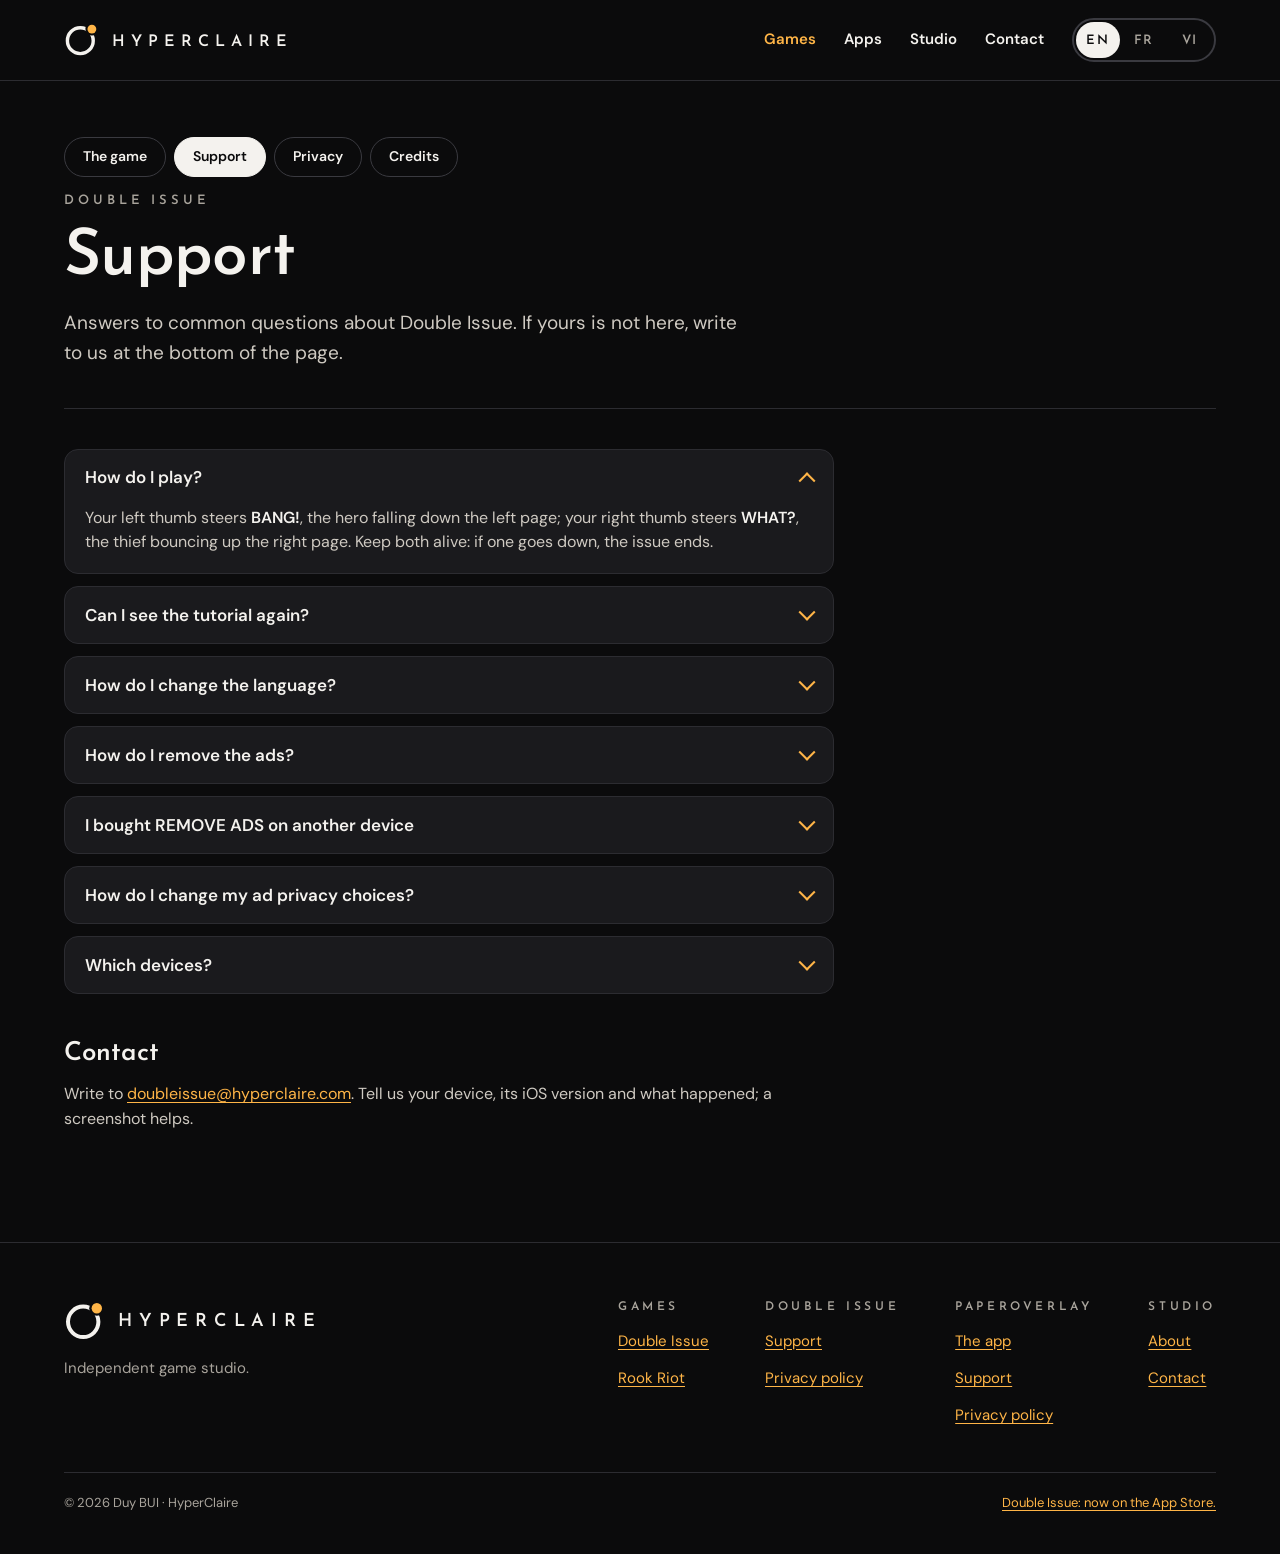
<file: doubleissue/support/index.html>
<!doctype html>
<html lang="en">
<head>
<meta charset="utf-8">
<meta name="viewport" content="width=device-width, initial-scale=1, viewport-fit=cover">
<title>Support · Double Issue · HyperClaire</title>
<meta name="title-en" content="Support · Double Issue · HyperClaire">
<meta name="title-fr" content="Assistance · Double Issue · HyperClaire">
<meta name="title-vi" content="Hỗ trợ · Double Issue · HyperClaire">
<meta name="description" content="Double Issue support: how to play, the tutorial, languages, removing ads, restoring a purchase, privacy choices, contact.">
<meta name="theme-color" content="#0B0B0C">
<link rel="icon" href="../../assets/favicon.png">
<link rel="preconnect" href="https://fonts.googleapis.com">
<link rel="preconnect" href="https://fonts.gstatic.com" crossorigin>
<link rel="stylesheet" href="https://fonts.googleapis.com/css2?family=Josefin+Sans:wght@600&family=DM+Sans:opsz,wght@9..40,400;9..40,500;9..40,600&family=Be+Vietnam+Pro:wght@400;500;600&display=swap">
<link rel="stylesheet" href="../../assets/site.css">
<script src="../../assets/lang.js"></script>
</head>
<body>
<header class="site">
  <div class="in bar">
    <a class="brand" href="../../" aria-label="HyperClaire">
      <svg class="mark" width="34" height="34" viewBox="8 14 100 100" aria-hidden="true"><defs><mask id="mk-h" maskUnits="userSpaceOnUse" x="0" y="0" width="120" height="120"><rect width="120" height="120" fill="#fff"/><circle cx="90" cy="32" r="19" fill="#000"/></mask></defs><circle class="ring" cx="56" cy="66" r="38" mask="url(#mk-h)"/><circle class="spark" cx="90" cy="32" r="13"/></svg>
      <span class="wordmark">HYPERCLAIRE</span>
    </a>
    <nav class="main" aria-label="Main">
      <a href="../../#games" aria-current="page"><span data-l="en">Games</span><span data-l="fr">Jeux</span><span data-l="vi">Game</span></a>
      <a href="../../apps/"><span data-l="en">Apps</span><span data-l="fr">Apps</span><span data-l="vi">Ứng dụng</span></a>
      <a href="../../#studio">Studio</a>
      <a href="../../#contact"><span data-l="en">Contact</span><span data-l="fr">Contact</span><span data-l="vi">Liên hệ</span></a>
    </nav>
    <div class="langs" role="group" aria-label="Language"><button type="button" data-set="en" lang="en">EN</button><button type="button" data-set="fr" lang="fr">FR</button><button type="button" data-set="vi" lang="vi">VI</button></div>
  </div>
</header>

<main class="in doc">
  <div class="doc-head">
    <nav class="subnav" aria-label="Double Issue">
      <a href="../"><span data-l="en">The game</span><span data-l="fr">Le jeu</span><span data-l="vi">Trò chơi</span></a>
      <a href="./" aria-current="page"><span data-l="en">Support</span><span data-l="fr">Assistance</span><span data-l="vi">Hỗ trợ</span></a>
      <a href="../privacy/"><span data-l="en">Privacy</span><span data-l="fr">Confidentialité</span><span data-l="vi">Quyền riêng tư</span></a>
      <a href="../credits/"><span data-l="en">Credits</span><span data-l="fr">Crédits</span><span data-l="vi">Ghi công</span></a>
    </nav>
    <div class="eyebrow">Double Issue</div>
    <h1 class="title-l"><span data-l="en">Support</span><span data-l="fr">Assistance</span><span data-l="vi">Hỗ trợ</span></h1>
    <p class="lead" data-l="en">Answers to common questions about Double Issue. If yours is not here, write to us at the bottom of the page.</p>
    <p class="lead" data-l="fr">Les réponses aux questions courantes sur Double Issue. Si la vôtre n’y est pas, écrivez-nous en bas de la page.</p>
    <p class="lead" data-l="vi">Giải đáp các câu hỏi thường gặp về Double Issue. Không thấy câu của bạn thì viết cho tụi mình ở cuối trang.</p>
  </div>

  <div class="prose">
    <div class="faq" data-l="en">
      <details open><summary>How do I play?</summary><p>Your left thumb steers <b>BANG!</b>, the hero falling down the left page; your right thumb steers <b>WHAT?</b>, the thief bouncing up the right page. Keep both alive: if one goes down, the issue ends.</p></details>
      <details><summary>Can I see the tutorial again?</summary><p>Yes: <span class="path">OPTIONS › TUTORIAL › REPLAY TUTORIAL</span>.</p></details>
      <details><summary>How do I change the language?</summary><p>Tap <span class="path">EN | FR | VI</span> at the top right of the title screen. The game first opens in your phone’s language when it is French or Vietnamese, English otherwise.</p></details>
      <details><summary>How do I remove the ads?</summary><p><span class="path">OPTIONS › ADS › REMOVE ADS</span>: one purchase removes the ads between runs forever. Nothing else changes: no extra cards, no advantage. The Editor’s own AD BREAK! stays: it is part of the story.</p></details>
      <details><summary>I bought REMOVE ADS on another device</summary><p>Sign in with the same Apple Account, then <span class="path">OPTIONS › ADS › REMOVE ADS › RESTORE PURCHASES</span>.</p></details>
      <details><summary>How do I change my ad privacy choices?</summary><p>Where the law asks for it (for example in the EEA, the UK and Switzerland), <span class="path">OPTIONS › PRIVACY CHOICES</span> opens Google’s consent form again. See the <a href="../privacy/">privacy policy</a>.</p></details>
      <details><summary>Which devices?</summary><p>iPhone and iPad with iOS 15 or later.</p></details>
    </div>
    <div class="faq" data-l="fr">
      <details open><summary>Comment jouer ?</summary><p>Votre pouce gauche guide <b>BANG!</b>, le héros qui dégringole la page de gauche ; votre pouce droit guide <b>WHAT?</b>, le voleur qui rebondit vers le haut de la page de droite. Gardez-les tous les deux en vie : si l’un tombe, le numéro s’arrête.</p></details>
      <details><summary>Puis-je revoir le tutoriel ?</summary><p>Oui : <span class="path">OPTIONS › TUTORIEL › REVOIR LE TUTORIEL</span>.</p></details>
      <details><summary>Comment changer de langue ?</summary><p>Touchez <span class="path">EN | FR | VI</span> en haut à droite de l’écran titre. Le jeu s’ouvre d’abord dans la langue de votre téléphone si c’est le français ou le vietnamien, sinon en anglais.</p></details>
      <details><summary>Comment supprimer les publicités ?</summary><p><span class="path">OPTIONS › PUBS › SANS PUB</span> : un seul achat supprime pour toujours les publicités entre les parties. Rien d’autre ne change : pas de carte en plus, aucun avantage. La PAUSE PUB ! de l’Éditeur reste : elle fait partie de l’histoire.</p></details>
      <details><summary>J’ai acheté SANS PUB sur un autre appareil</summary><p>Connectez-vous avec le même compte Apple, puis <span class="path">OPTIONS › PUBS › SANS PUB › RESTAURER MES ACHATS</span>.</p></details>
      <details><summary>Comment modifier mes choix de confidentialité pour les publicités ?</summary><p>Là où la loi l’exige (par exemple dans l’EEE, au Royaume-Uni et en Suisse), <span class="path">OPTIONS › CONFIDENTIALITÉ</span> rouvre le formulaire de consentement de Google. Voir la <a href="../privacy/">politique de confidentialité</a>.</p></details>
      <details><summary>Sur quels appareils ?</summary><p>iPhone et iPad sous iOS 15 ou plus récent.</p></details>
    </div>
    <div class="faq" data-l="vi">
      <details open><summary>Chơi như thế nào?</summary><p>Ngón cái trái lái <b>BANG!</b>, người hùng đang rơi xuống trang bên trái; ngón cái phải lái <b>WHAT?</b>, tên trộm đang nảy lên trang bên phải. Giữ cho cả hai cùng sống: một đứa toang là số truyện kết thúc.</p></details>
      <details><summary>Xem lại hướng dẫn được không?</summary><p>Được: <span class="path">CÀI ĐẶT › HƯỚNG DẪN › XEM LẠI HƯỚNG DẪN</span>.</p></details>
      <details><summary>Đổi ngôn ngữ thế nào?</summary><p>Chạm <span class="path">EN | FR | VI</span> ở góc trên bên phải màn hình chính. Lần đầu mở, trò chơi dùng ngôn ngữ của điện thoại nếu là tiếng Pháp hoặc tiếng Việt, còn lại là tiếng Anh.</p></details>
      <details><summary>Tắt quảng cáo thế nào?</summary><p><span class="path">CÀI ĐẶT › QUẢNG CÁO › TẮT QUẢNG CÁO</span>: mua một lần là tắt hẳn quảng cáo giữa các ván. Mọi thứ khác giữ nguyên: không thêm thẻ, không lợi thế. GIỜ QUẢNG CÁO! của Sếp Biên Tập vẫn còn: nó là một phần của câu chuyện.</p></details>
      <details><summary>Tôi đã mua TẮT QUẢNG CÁO trên máy khác</summary><p>Đăng nhập cùng Tài khoản Apple, rồi vào <span class="path">CÀI ĐẶT › QUẢNG CÁO › TẮT QUẢNG CÁO › KHÔI PHỤC GIAO DỊCH</span>.</p></details>
      <details><summary>Đổi lựa chọn quyền riêng tư cho quảng cáo thế nào?</summary><p>Ở những nơi luật yêu cầu (ví dụ EEA, Vương quốc Anh và Thụy Sĩ), <span class="path">CÀI ĐẶT › QUYỀN RIÊNG TƯ</span> mở lại biểu mẫu đồng ý của Google. Xem <a href="../privacy/">chính sách quyền riêng tư</a>.</p></details>
      <details><summary>Chơi trên thiết bị nào?</summary><p>iPhone và iPad chạy iOS 15 trở lên.</p></details>
    </div>

    <h2><span data-l="en">Contact</span><span data-l="fr">Contact</span><span data-l="vi">Liên hệ</span></h2>
    <p data-l="en">Write to <a href="mailto:doubleissue@hyperclaire.com">doubleissue@hyperclaire.com</a>. Tell us your device, its iOS version and what happened; a screenshot helps.</p>
    <p data-l="fr">Écrivez à <a href="mailto:doubleissue@hyperclaire.com">doubleissue@hyperclaire.com</a>. Indiquez votre appareil, sa version d’iOS et ce qui s’est passé ; une capture d’écran aide.</p>
    <p data-l="vi">Viết cho tụi mình tại <a href="mailto:doubleissue@hyperclaire.com">doubleissue@hyperclaire.com</a>. Ghi rõ thiết bị, phiên bản iOS và chuyện gì đã xảy ra; có ảnh chụp màn hình càng tốt.</p>
  </div>
</main>

<footer class="site">
  <div class="in">
    <div class="foot-top">
      <div class="foot-brand">
        <a class="brand" href="../../" aria-label="HyperClaire">
          <svg class="mark" width="40" height="40" viewBox="8 14 100 100" aria-hidden="true"><defs><mask id="mk-f" maskUnits="userSpaceOnUse" x="0" y="0" width="120" height="120"><rect width="120" height="120" fill="#fff"/><circle cx="90" cy="32" r="19" fill="#000"/></mask></defs><circle class="ring" cx="56" cy="66" r="38" mask="url(#mk-f)"/><circle class="spark" cx="90" cy="32" r="13"/></svg>
          <span class="wordmark">HYPERCLAIRE</span>
        </a>
        <p><span data-l="en">Independent game studio.</span><span data-l="fr">Studio de jeu indépendant.</span><span data-l="vi">Studio game độc lập.</span></p>
      </div>
      <nav class="foot-cols" aria-label="Footer">
        <div>
          <div class="eyebrow"><span data-l="en">Games</span><span data-l="fr">Jeux</span><span data-l="vi">Game</span></div>
          <a href="../">Double Issue</a>
          <a href="../../#games">Rook Riot</a>
        </div>
        <div>
          <div class="eyebrow">Double Issue</div>
          <a href="./"><span data-l="en">Support</span><span data-l="fr">Assistance</span><span data-l="vi">Hỗ trợ</span></a>
          <a href="../privacy/"><span data-l="en">Privacy policy</span><span data-l="fr">Confidentialité</span><span data-l="vi">Quyền riêng tư</span></a>
        </div>
        <div>
          <div class="eyebrow">PaperOverlay</div>
          <a href="../../apps/"><span data-l="en">The app</span><span data-l="fr">L’app</span><span data-l="vi">Ứng dụng</span></a>
          <a href="../../paperoverlay/support/"><span data-l="en">Support</span><span data-l="fr">Assistance</span><span data-l="vi">Hỗ trợ</span></a>
          <a href="../../paperoverlay/privacy/"><span data-l="en">Privacy policy</span><span data-l="fr">Confidentialité</span><span data-l="vi">Quyền riêng tư</span></a>
        </div>
        <div>
          <div class="eyebrow">Studio</div>
          <a href="../../#studio"><span data-l="en">About</span><span data-l="fr">À propos</span><span data-l="vi">Giới thiệu</span></a>
          <a href="../../#contact"><span data-l="en">Contact</span><span data-l="fr">Contact</span><span data-l="vi">Liên hệ</span></a>
        </div>
      </nav>
    </div>
    <div class="foot-bottom">
      <span>© 2026 Duy BUI · HyperClaire</span>
      <a href="https://apps.apple.com/app/apple-store/id6825089494?pt=128771873&amp;ct=site&amp;mt=8"><span data-l="en">Double Issue: now on the App Store.</span><span data-l="fr">Double Issue : disponible sur l’App Store.</span><span data-l="vi">Double Issue: đã có trên App Store.</span></a>
    </div>
  </div>
</footer>
</body>
</html>
</file>
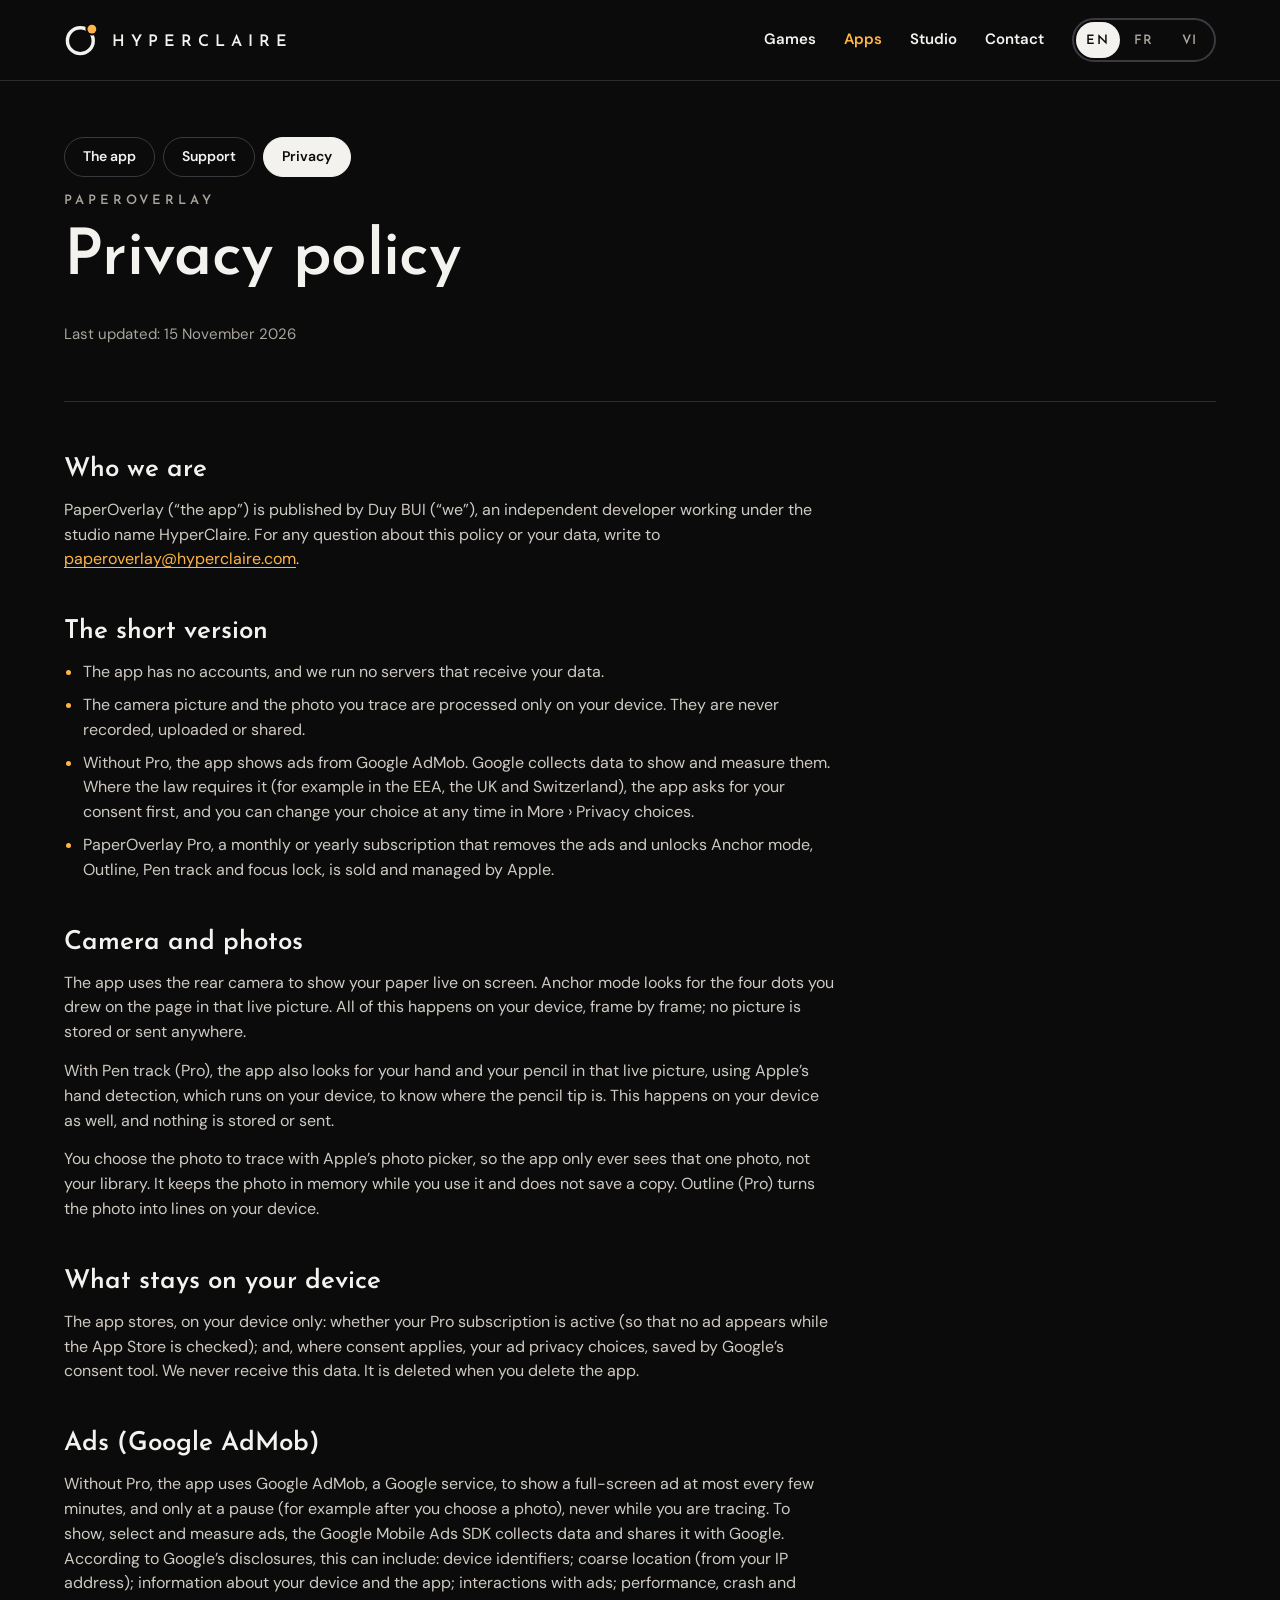
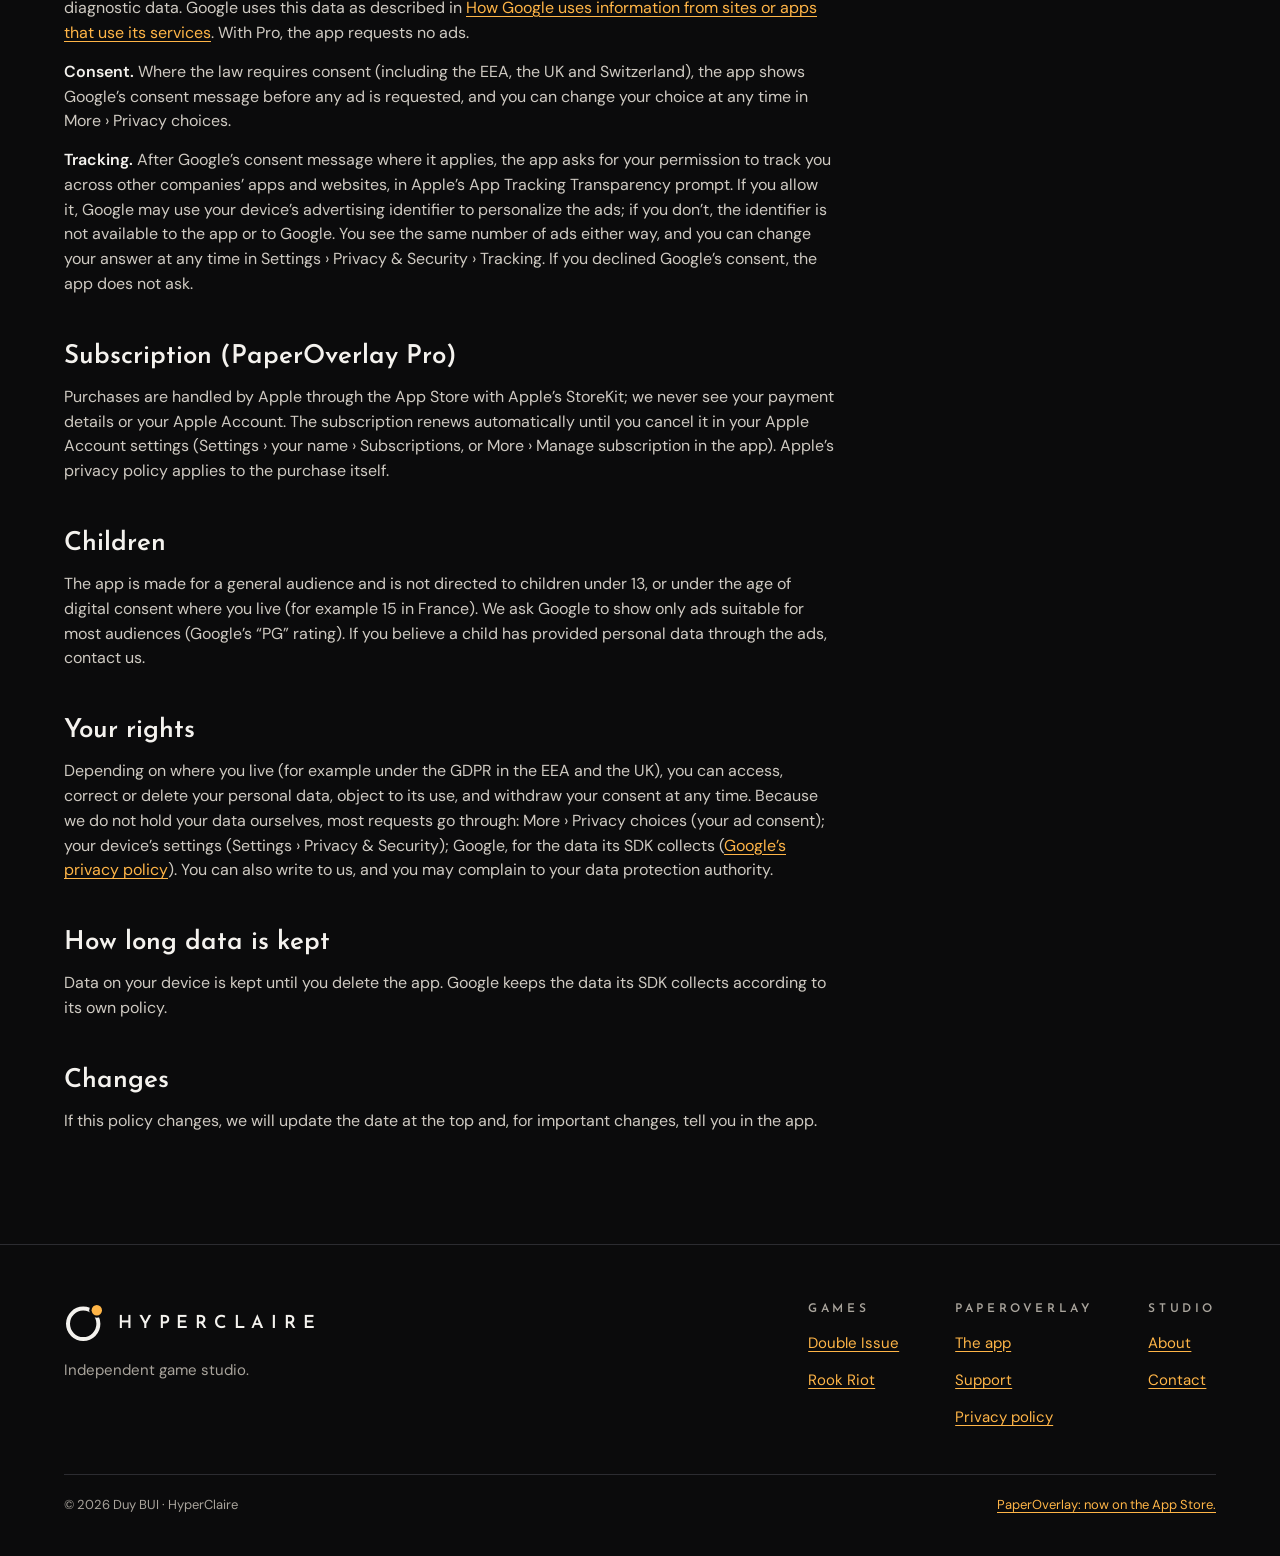
<file: paperoverlay/privacy/index.html>
<!doctype html>
<html lang="en">
<head>
<meta charset="utf-8">
<meta name="viewport" content="width=device-width, initial-scale=1, viewport-fit=cover">
<title>Privacy policy · PaperOverlay · HyperClaire</title>
<meta name="title-en" content="Privacy policy · PaperOverlay · HyperClaire">
<meta name="title-fr" content="Politique de confidentialité · PaperOverlay · HyperClaire">
<meta name="title-vi" content="Chính sách quyền riêng tư · PaperOverlay · HyperClaire">
<meta name="description" content="PaperOverlay privacy policy: no accounts, the camera and your photos stay on your device, ads by Google AdMob with consent where required, PaperOverlay Pro handled by Apple.">
<meta name="theme-color" content="#0B0B0C">
<link rel="icon" href="../../assets/favicon.png">
<link rel="preconnect" href="https://fonts.googleapis.com">
<link rel="preconnect" href="https://fonts.gstatic.com" crossorigin>
<link rel="stylesheet" href="https://fonts.googleapis.com/css2?family=Josefin+Sans:wght@600&family=DM+Sans:opsz,wght@9..40,400;9..40,500;9..40,600&family=Be+Vietnam+Pro:wght@400;500;600&display=swap">
<link rel="stylesheet" href="../../assets/site.css">
<script src="../../assets/lang.js"></script>
</head>
<body>
<header class="site">
  <div class="in bar">
    <a class="brand" href="../../" aria-label="HyperClaire">
      <svg class="mark" width="34" height="34" viewBox="8 14 100 100" aria-hidden="true"><defs><mask id="mk-h" maskUnits="userSpaceOnUse" x="0" y="0" width="120" height="120"><rect width="120" height="120" fill="#fff"/><circle cx="90" cy="32" r="19" fill="#000"/></mask></defs><circle class="ring" cx="56" cy="66" r="38" mask="url(#mk-h)"/><circle class="spark" cx="90" cy="32" r="13"/></svg>
      <span class="wordmark">HYPERCLAIRE</span>
    </a>
    <nav class="main" aria-label="Main">
      <a href="../../#games"><span data-l="en">Games</span><span data-l="fr">Jeux</span><span data-l="vi">Game</span></a>
      <a href="../../apps/" aria-current="page"><span data-l="en">Apps</span><span data-l="fr">Apps</span><span data-l="vi">Ứng dụng</span></a>
      <a href="../../#studio">Studio</a>
      <a href="../../#contact"><span data-l="en">Contact</span><span data-l="fr">Contact</span><span data-l="vi">Liên hệ</span></a>
    </nav>
    <div class="langs" role="group" aria-label="Language"><button type="button" data-set="en" lang="en">EN</button><button type="button" data-set="fr" lang="fr">FR</button><button type="button" data-set="vi" lang="vi">VI</button></div>
  </div>
</header>

<main class="in doc">
  <div class="doc-head">
    <nav class="subnav" aria-label="PaperOverlay">
      <a href="../../apps/"><span data-l="en">The app</span><span data-l="fr">L’app</span><span data-l="vi">Ứng dụng</span></a>
      <a href="../support/"><span data-l="en">Support</span><span data-l="fr">Assistance</span><span data-l="vi">Hỗ trợ</span></a>
      <a href="../privacy/" aria-current="page"><span data-l="en">Privacy</span><span data-l="fr">Confidentialité</span><span data-l="vi">Quyền riêng tư</span></a>
    </nav>
    <div class="eyebrow">PaperOverlay</div>
    <h1 class="title-l"><span data-l="en">Privacy policy</span><span data-l="fr">Politique de confidentialité</span><span data-l="vi">Chính sách quyền riêng tư</span></h1>
    <p class="updated"><span data-l="en">Last updated:</span><span data-l="fr">Dernière mise à jour :</span><span data-l="vi">Cập nhật lần cuối:</span> <span data-l="en">15 November 2026</span><span data-l="fr">15 novembre 2026</span><span data-l="vi">15 tháng 11 năm 2026</span></p>
  </div>

  <article class="prose" data-l="en">
    <h2>Who we are</h2>
    <p>PaperOverlay (“the app”) is published by Duy BUI (“we”), an independent developer working under the studio name HyperClaire. For any question about this policy or your data, write to <a href="mailto:paperoverlay@hyperclaire.com">paperoverlay@hyperclaire.com</a>.</p>
    <h2>The short version</h2>
    <ul>
      <li>The app has no accounts, and we run no servers that receive your data.</li>
      <li>The camera picture and the photo you trace are processed only on your device. They are never recorded, uploaded or shared.</li>
      <li>Without Pro, the app shows ads from Google AdMob. Google collects data to show and measure them. Where the law requires it (for example in the EEA, the UK and Switzerland), the app asks for your consent first, and you can change your choice at any time in More › Privacy choices.</li>
      <li>PaperOverlay Pro, a monthly or yearly subscription that removes the ads and unlocks Anchor mode, Outline, Pen track and focus lock, is sold and managed by Apple.</li>
    </ul>
    <h2>Camera and photos</h2>
    <p>The app uses the rear camera to show your paper live on screen. Anchor mode looks for the four dots you drew on the page in that live picture. All of this happens on your device, frame by frame; no picture is stored or sent anywhere.</p>
    <p>With Pen track (Pro), the app also looks for your hand and your pencil in that live picture, using Apple’s hand detection, which runs on your device, to know where the pencil tip is. This happens on your device as well, and nothing is stored or sent.</p>
    <p>You choose the photo to trace with Apple’s photo picker, so the app only ever sees that one photo, not your library. It keeps the photo in memory while you use it and does not save a copy. Outline (Pro) turns the photo into lines on your device.</p>
    <h2>What stays on your device</h2>
    <p>The app stores, on your device only: whether your Pro subscription is active (so that no ad appears while the App Store is checked); and, where consent applies, your ad privacy choices, saved by Google’s consent tool. We never receive this data. It is deleted when you delete the app.</p>
    <h2>Ads (Google AdMob)</h2>
    <p>Without Pro, the app uses Google AdMob, a Google service, to show a full-screen ad at most every few minutes, and only at a pause (for example after you choose a photo), never while you are tracing. To show, select and measure ads, the Google Mobile Ads SDK collects data and shares it with Google. According to Google’s disclosures, this can include: device identifiers; coarse location (from your IP address); information about your device and the app; interactions with ads; performance, crash and diagnostic data. Google uses this data as described in <a href="https://policies.google.com/technologies/partner-sites">How Google uses information from sites or apps that use its services</a>. With Pro, the app requests no ads.</p>
    <p><b>Consent.</b> Where the law requires consent (including the EEA, the UK and Switzerland), the app shows Google’s consent message before any ad is requested, and you can change your choice at any time in More › Privacy choices.</p>
    <p><b>Tracking.</b> After Google’s consent message where it applies, the app asks for your permission to track you across other companies’ apps and websites, in Apple’s App Tracking Transparency prompt. If you allow it, Google may use your device’s advertising identifier to personalize the ads; if you don’t, the identifier is not available to the app or to Google. You see the same number of ads either way, and you can change your answer at any time in Settings › Privacy &amp; Security › Tracking. If you declined Google’s consent, the app does not ask.</p>
    <h2>Subscription (PaperOverlay Pro)</h2>
    <p>Purchases are handled by Apple through the App Store with Apple’s StoreKit; we never see your payment details or your Apple Account. The subscription renews automatically until you cancel it in your Apple Account settings (Settings › your name › Subscriptions, or More › Manage subscription in the app). Apple’s privacy policy applies to the purchase itself.</p>
    <h2>Children</h2>
    <p>The app is made for a general audience and is not directed to children under 13, or under the age of digital consent where you live (for example 15 in France). We ask Google to show only ads suitable for most audiences (Google’s “PG” rating). If you believe a child has provided personal data through the ads, contact us.</p>
    <h2>Your rights</h2>
    <p>Depending on where you live (for example under the GDPR in the EEA and the UK), you can access, correct or delete your personal data, object to its use, and withdraw your consent at any time. Because we do not hold your data ourselves, most requests go through: More › Privacy choices (your ad consent); your device’s settings (Settings › Privacy &amp; Security); Google, for the data its SDK collects (<a href="https://policies.google.com/privacy">Google’s privacy policy</a>). You can also write to us, and you may complain to your data protection authority.</p>
    <h2>How long data is kept</h2>
    <p>Data on your device is kept until you delete the app. Google keeps the data its SDK collects according to its own policy.</p>
    <h2>Changes</h2>
    <p>If this policy changes, we will update the date at the top and, for important changes, tell you in the app.</p>
  </article>

  <article class="prose" data-l="fr">
    <h2>Qui nous sommes</h2>
    <p>PaperOverlay (« l’app ») est éditée par Duy BUI (« nous »), développeur indépendant travaillant sous le nom de studio HyperClaire. Pour toute question sur cette politique ou vos données, écrivez à <a href="mailto:paperoverlay@hyperclaire.com">paperoverlay@hyperclaire.com</a>.</p>
    <h2>En bref</h2>
    <ul>
      <li>L’app n’a pas de comptes et nous n’exploitons aucun serveur qui reçoive vos données.</li>
      <li>L’image de la caméra et la photo que vous décalquez sont traitées uniquement sur votre appareil. Elles ne sont jamais enregistrées, envoyées ni partagées.</li>
      <li>Sans Pro, l’app affiche des publicités Google AdMob. Google collecte des données pour les afficher et les mesurer. Là où la loi l’exige (par exemple dans l’EEE, au Royaume-Uni et en Suisse), l’app vous demande d’abord votre consentement, que vous pouvez modifier à tout moment dans More › Privacy choices.</li>
      <li>PaperOverlay Pro, un abonnement mensuel ou annuel qui supprime les publicités et débloque le mode Anchor, Outline, Pen track et le verrouillage de la mise au point, est vendu et géré par Apple.</li>
    </ul>
    <h2>Caméra et photos</h2>
    <p>L’app utilise la caméra arrière pour afficher votre feuille en direct à l’écran. Le mode Anchor cherche dans cette image les quatre points que vous avez tracés sur la page. Tout se passe sur votre appareil, image par image ; aucune image n’est enregistrée ni envoyée.</p>
    <p>Avec Pen track (Pro), l’app repère aussi votre main et votre crayon dans cette image en direct, grâce à la détection de la main d’Apple, qui fonctionne sur votre appareil, pour savoir où se trouve la pointe du crayon. Cela se passe aussi sur votre appareil ; rien n’est enregistré ni envoyé.</p>
    <p>Vous choisissez la photo à décalquer avec le sélecteur de photos d’Apple : l’app ne voit que cette photo, pas votre photothèque. Elle la garde en mémoire pendant que vous l’utilisez et n’en enregistre pas de copie. Outline (Pro) transforme la photo en traits, sur votre appareil.</p>
    <h2>Ce qui reste sur votre appareil</h2>
    <p>L’app enregistre, sur votre appareil uniquement : si votre abonnement Pro est actif (pour qu’aucune publicité n’apparaisse pendant la vérification auprès de l’App Store) ; et, là où le consentement s’applique, vos choix de confidentialité publicitaire, enregistrés par l’outil de consentement de Google. Nous ne recevons jamais ces données. Elles sont effacées quand vous supprimez l’app.</p>
    <h2>Publicités (Google AdMob)</h2>
    <p>Sans Pro, l’app utilise Google AdMob, un service de Google, pour afficher une publicité plein écran au plus toutes les quelques minutes, et seulement lors d’une pause (par exemple après le choix d’une photo), jamais pendant que vous décalquez. Pour afficher, choisir et mesurer les publicités, le SDK Google Mobile Ads collecte des données et les partage avec Google. Selon les déclarations de Google, il peut s’agir : d’identifiants de l’appareil ; d’une localisation approximative (d’après votre adresse IP) ; d’informations sur votre appareil et l’application ; des interactions avec les publicités ; de données de performance, de plantage et de diagnostic. Google les utilise comme décrit dans <a href="https://policies.google.com/technologies/partner-sites?hl=fr">Comment Google utilise les informations des sites ou applications qui utilisent ses services</a>. Avec Pro, l’app ne demande aucune publicité.</p>
    <p><b>Consentement.</b> Là où la loi l’exige (notamment dans l’EEE, au Royaume-Uni et en Suisse), l’app affiche le message de consentement de Google avant toute demande de publicité, et vous pouvez modifier votre choix à tout moment dans More › Privacy choices.</p>
    <p><b>Suivi.</b> Après le message de consentement de Google là où il s’applique, l’app vous demande, par la fenêtre App Tracking Transparency d’Apple, l’autorisation de vous suivre à travers les apps et sites d’autres sociétés. Si vous l’acceptez, Google peut utiliser l’identifiant publicitaire de votre appareil pour personnaliser les publicités ; sinon, cet identifiant n’est accessible ni à l’app ni à Google. Vous voyez autant de publicités dans les deux cas, et vous pouvez changer votre réponse à tout moment dans Réglages › Confidentialité et sécurité › Suivi. Si vous avez refusé le consentement de Google, l’app ne pose pas la question.</p>
    <h2>Abonnement (PaperOverlay Pro)</h2>
    <p>Les achats sont gérés par Apple via l’App Store et StoreKit ; nous ne voyons jamais vos informations de paiement ni votre compte Apple. L’abonnement se renouvelle automatiquement jusqu’à ce que vous le résiliiez dans les réglages de votre compte Apple (Réglages › votre nom › Abonnements, ou More › Manage subscription dans l’app). La politique de confidentialité d’Apple s’applique à l’achat lui-même.</p>
    <h2>Enfants</h2>
    <p>L’app s’adresse à un public général et n’est pas destinée aux enfants de moins de 13 ans, ni à ceux qui n’ont pas l’âge du consentement numérique là où ils vivent (15 ans en France). Nous demandons à Google de n’afficher que des publicités adaptées à la plupart des publics (classification « PG » de Google). Si vous pensez qu’un enfant a fourni des données personnelles via les publicités, contactez-nous.</p>
    <h2>Vos droits</h2>
    <p>Selon votre lieu de résidence (par exemple au titre du RGPD), vous pouvez accéder à vos données personnelles, les rectifier ou les effacer, vous opposer à leur utilisation et retirer votre consentement à tout moment. Comme nous ne détenons pas vos données, la plupart des demandes passent par : More › Privacy choices (votre consentement publicitaire) ; les réglages de votre appareil (Réglages › Confidentialité et sécurité) ; Google, pour les données collectées par son SDK (<a href="https://policies.google.com/privacy?hl=fr">règles de confidentialité de Google</a>). Vous pouvez aussi nous écrire, et vous pouvez saisir votre autorité de protection des données (en France, la CNIL).</p>
    <h2>Durée de conservation</h2>
    <p>Les données de votre appareil sont conservées jusqu’à la suppression de l’app. Google conserve les données collectées par son SDK selon sa propre politique.</p>
    <h2>Modifications</h2>
    <p>Si cette politique change, nous mettrons à jour la date en haut de page et, pour les changements importants, nous vous en informerons dans l’app.</p>
  </article>

  <article class="prose" data-l="vi">
    <h2>Chúng tôi là ai</h2>
    <p>PaperOverlay (“ứng dụng”) do Duy BUI (“chúng tôi”), một nhà phát triển độc lập hoạt động dưới tên studio HyperClaire, phát hành. Mọi câu hỏi về chính sách này hoặc dữ liệu của bạn, xin gửi về <a href="mailto:paperoverlay@hyperclaire.com">paperoverlay@hyperclaire.com</a>.</p>
    <h2>Tóm tắt</h2>
    <ul>
      <li>Ứng dụng không có tài khoản, và chúng tôi không vận hành máy chủ nào nhận dữ liệu của bạn.</li>
      <li>Hình ảnh từ camera và bức ảnh bạn đồ lại chỉ được xử lý trên thiết bị của bạn. Chúng không bao giờ được ghi lại, tải lên hay chia sẻ.</li>
      <li>Khi không có Pro, ứng dụng hiển thị quảng cáo của Google AdMob. Google thu thập dữ liệu để hiển thị và đo lường quảng cáo. Ở những nơi luật yêu cầu (ví dụ EEA, Vương quốc Anh và Thụy Sĩ), ứng dụng hỏi sự đồng ý của bạn trước, và bạn có thể đổi lựa chọn bất kỳ lúc nào tại More › Privacy choices.</li>
      <li>PaperOverlay Pro, gói đăng ký theo tháng hoặc theo năm giúp tắt quảng cáo và mở chế độ Anchor, Outline, Pen track và khóa lấy nét, do Apple bán và quản lý.</li>
    </ul>
    <h2>Camera và ảnh</h2>
    <p>Ứng dụng dùng camera sau để hiển thị tờ giấy của bạn trực tiếp trên màn hình. Chế độ Anchor tìm bốn chấm bạn vẽ trên trang trong chính hình ảnh trực tiếp đó. Mọi thứ diễn ra trên thiết bị của bạn, từng khung hình một; không hình ảnh nào được lưu hay gửi đi.</p>
    <p>Với Pen track (Pro), ứng dụng còn tìm bàn tay và cây bút chì của bạn trong hình ảnh trực tiếp đó, bằng tính năng nhận diện bàn tay của Apple chạy ngay trên thiết bị, để biết đầu bút đang ở đâu. Việc này cũng diễn ra trên thiết bị của bạn; không có gì được lưu hay gửi đi.</p>
    <p>Bạn chọn ảnh để đồ lại bằng trình chọn ảnh của Apple, nên ứng dụng chỉ thấy đúng bức ảnh đó, không thấy thư viện ảnh của bạn. Ứng dụng giữ ảnh trong bộ nhớ khi bạn dùng và không lưu bản sao. Outline (Pro) chuyển ảnh thành nét vẽ ngay trên thiết bị.</p>
    <h2>Những gì nằm trên thiết bị của bạn</h2>
    <p>Ứng dụng chỉ lưu trên thiết bị của bạn: gói Pro của bạn có đang hoạt động hay không (để không quảng cáo nào hiện ra trong lúc kiểm tra với App Store); và, ở nơi cần sự đồng ý, các lựa chọn quyền riêng tư cho quảng cáo, do công cụ xin đồng ý của Google lưu. Chúng tôi không bao giờ nhận dữ liệu này. Nó bị xóa khi bạn xóa ứng dụng.</p>
    <h2>Quảng cáo (Google AdMob)</h2>
    <p>Khi không có Pro, ứng dụng dùng Google AdMob, một dịch vụ của Google, để hiển thị một quảng cáo toàn màn hình, nhiều nhất vài phút một lần, và chỉ vào lúc tạm dừng (ví dụ sau khi bạn chọn ảnh), không bao giờ trong lúc bạn đang đồ. Để hiển thị, chọn và đo lường quảng cáo, SDK Google Mobile Ads thu thập dữ liệu và chia sẻ với Google. Theo công bố của Google, dữ liệu này có thể gồm: mã định danh thiết bị; vị trí tương đối (từ địa chỉ IP); thông tin về thiết bị và ứng dụng; tương tác với quảng cáo; dữ liệu hiệu năng, lỗi và chẩn đoán. Google dùng dữ liệu này như mô tả trong <a href="https://policies.google.com/technologies/partner-sites?hl=vi">Cách Google sử dụng thông tin từ các trang web hoặc ứng dụng dùng dịch vụ của Google</a>. Với Pro, ứng dụng không yêu cầu quảng cáo nào.</p>
    <p><b>Sự đồng ý.</b> Ở những nơi luật yêu cầu (bao gồm EEA, Vương quốc Anh và Thụy Sĩ), ứng dụng hiển thị thông báo xin đồng ý của Google trước khi yêu cầu bất kỳ quảng cáo nào, và bạn có thể đổi lựa chọn bất kỳ lúc nào tại More › Privacy choices.</p>
    <p><b>Theo dõi.</b> Sau thông báo đồng ý của Google ở nơi áp dụng, ứng dụng hỏi bạn, qua hộp thoại App Tracking Transparency của Apple, có cho phép theo dõi bạn trên ứng dụng và trang web của các công ty khác hay không. Nếu bạn cho phép, Google có thể dùng mã quảng cáo của thiết bị để cá nhân hóa quảng cáo; nếu không, mã này không khả dụng với ứng dụng hay Google. Số lượng quảng cáo vẫn như nhau dù bạn chọn gì, và bạn có thể đổi câu trả lời bất cứ lúc nào trong Cài đặt › Quyền riêng tư &amp; Bảo mật › Theo dõi. Nếu bạn đã từ chối đồng ý của Google, ứng dụng sẽ không hỏi.</p>
    <h2>Gói đăng ký (PaperOverlay Pro)</h2>
    <p>Giao dịch do Apple xử lý qua App Store và StoreKit; chúng tôi không bao giờ thấy thông tin thanh toán hay Tài khoản Apple của bạn. Gói đăng ký tự động gia hạn cho đến khi bạn hủy trong cài đặt Tài khoản Apple (Cài đặt › tên của bạn › Đăng ký, hoặc More › Manage subscription trong ứng dụng). Chính sách quyền riêng tư của Apple áp dụng cho giao dịch mua.</p>
    <h2>Trẻ em</h2>
    <p>Ứng dụng dành cho người dùng phổ thông và không hướng đến trẻ em dưới 13 tuổi, hoặc dưới độ tuổi được tự đồng ý về dữ liệu tại nơi bạn sống. Chúng tôi yêu cầu Google chỉ hiển thị quảng cáo phù hợp với đa số người xem (mức “PG” của Google). Nếu bạn cho rằng một em nhỏ đã cung cấp dữ liệu cá nhân qua quảng cáo, hãy liên hệ chúng tôi.</p>
    <h2>Quyền của bạn</h2>
    <p>Tùy nơi bạn sống (ví dụ theo GDPR ở EEA và Vương quốc Anh, hoặc Nghị định 13/2023/NĐ-CP ở Việt Nam), bạn có quyền truy cập, chỉnh sửa hoặc xóa dữ liệu cá nhân, phản đối việc sử dụng, và rút lại sự đồng ý bất kỳ lúc nào. Vì chúng tôi không giữ dữ liệu của bạn, phần lớn yêu cầu được xử lý qua: More › Privacy choices (sự đồng ý cho quảng cáo); cài đặt của thiết bị (Cài đặt › Quyền riêng tư &amp; Bảo mật); Google, với dữ liệu SDK của Google thu thập (<a href="https://policies.google.com/privacy?hl=vi">chính sách quyền riêng tư của Google</a>). Bạn cũng có thể viết cho chúng tôi, và có thể khiếu nại với cơ quan bảo vệ dữ liệu nơi bạn sống.</p>
    <h2>Thời gian lưu giữ</h2>
    <p>Dữ liệu trên thiết bị được giữ cho đến khi bạn xóa ứng dụng. Google lưu giữ dữ liệu SDK thu thập theo chính sách riêng của Google.</p>
    <h2>Thay đổi</h2>
    <p>Nếu chính sách này thay đổi, chúng tôi sẽ cập nhật ngày ở đầu trang và, với thay đổi quan trọng, thông báo cho bạn trong ứng dụng.</p>
  </article>
</main>

<footer class="site">
  <div class="in">
    <div class="foot-top">
      <div class="foot-brand">
        <a class="brand" href="../../" aria-label="HyperClaire">
          <svg class="mark" width="40" height="40" viewBox="8 14 100 100" aria-hidden="true"><defs><mask id="mk-f" maskUnits="userSpaceOnUse" x="0" y="0" width="120" height="120"><rect width="120" height="120" fill="#fff"/><circle cx="90" cy="32" r="19" fill="#000"/></mask></defs><circle class="ring" cx="56" cy="66" r="38" mask="url(#mk-f)"/><circle class="spark" cx="90" cy="32" r="13"/></svg>
          <span class="wordmark">HYPERCLAIRE</span>
        </a>
        <p><span data-l="en">Independent game studio.</span><span data-l="fr">Studio de jeu indépendant.</span><span data-l="vi">Studio game độc lập.</span></p>
      </div>
      <nav class="foot-cols" aria-label="Footer">
        <div>
          <div class="eyebrow"><span data-l="en">Games</span><span data-l="fr">Jeux</span><span data-l="vi">Game</span></div>
          <a href="../../doubleissue/">Double Issue</a>
          <a href="../../#games">Rook Riot</a>
        </div>
        <div>
          <div class="eyebrow">PaperOverlay</div>
          <a href="../../apps/"><span data-l="en">The app</span><span data-l="fr">L’app</span><span data-l="vi">Ứng dụng</span></a>
          <a href="../support/"><span data-l="en">Support</span><span data-l="fr">Assistance</span><span data-l="vi">Hỗ trợ</span></a>
          <a href="../privacy/"><span data-l="en">Privacy policy</span><span data-l="fr">Confidentialité</span><span data-l="vi">Quyền riêng tư</span></a>
        </div>
        <div>
          <div class="eyebrow">Studio</div>
          <a href="../../#studio"><span data-l="en">About</span><span data-l="fr">À propos</span><span data-l="vi">Giới thiệu</span></a>
          <a href="../../#contact"><span data-l="en">Contact</span><span data-l="fr">Contact</span><span data-l="vi">Liên hệ</span></a>
        </div>
      </nav>
    </div>
    <div class="foot-bottom">
      <span>© 2026 Duy BUI · HyperClaire</span>
      <a href="https://apps.apple.com/app/id6834392652"><span data-l="en">PaperOverlay: now on the App Store.</span><span data-l="fr">PaperOverlay : disponible sur l’App Store.</span><span data-l="vi">PaperOverlay: đã có trên App Store.</span></a>
    </div>
  </div>
</footer>
</body>
</html>
</file>
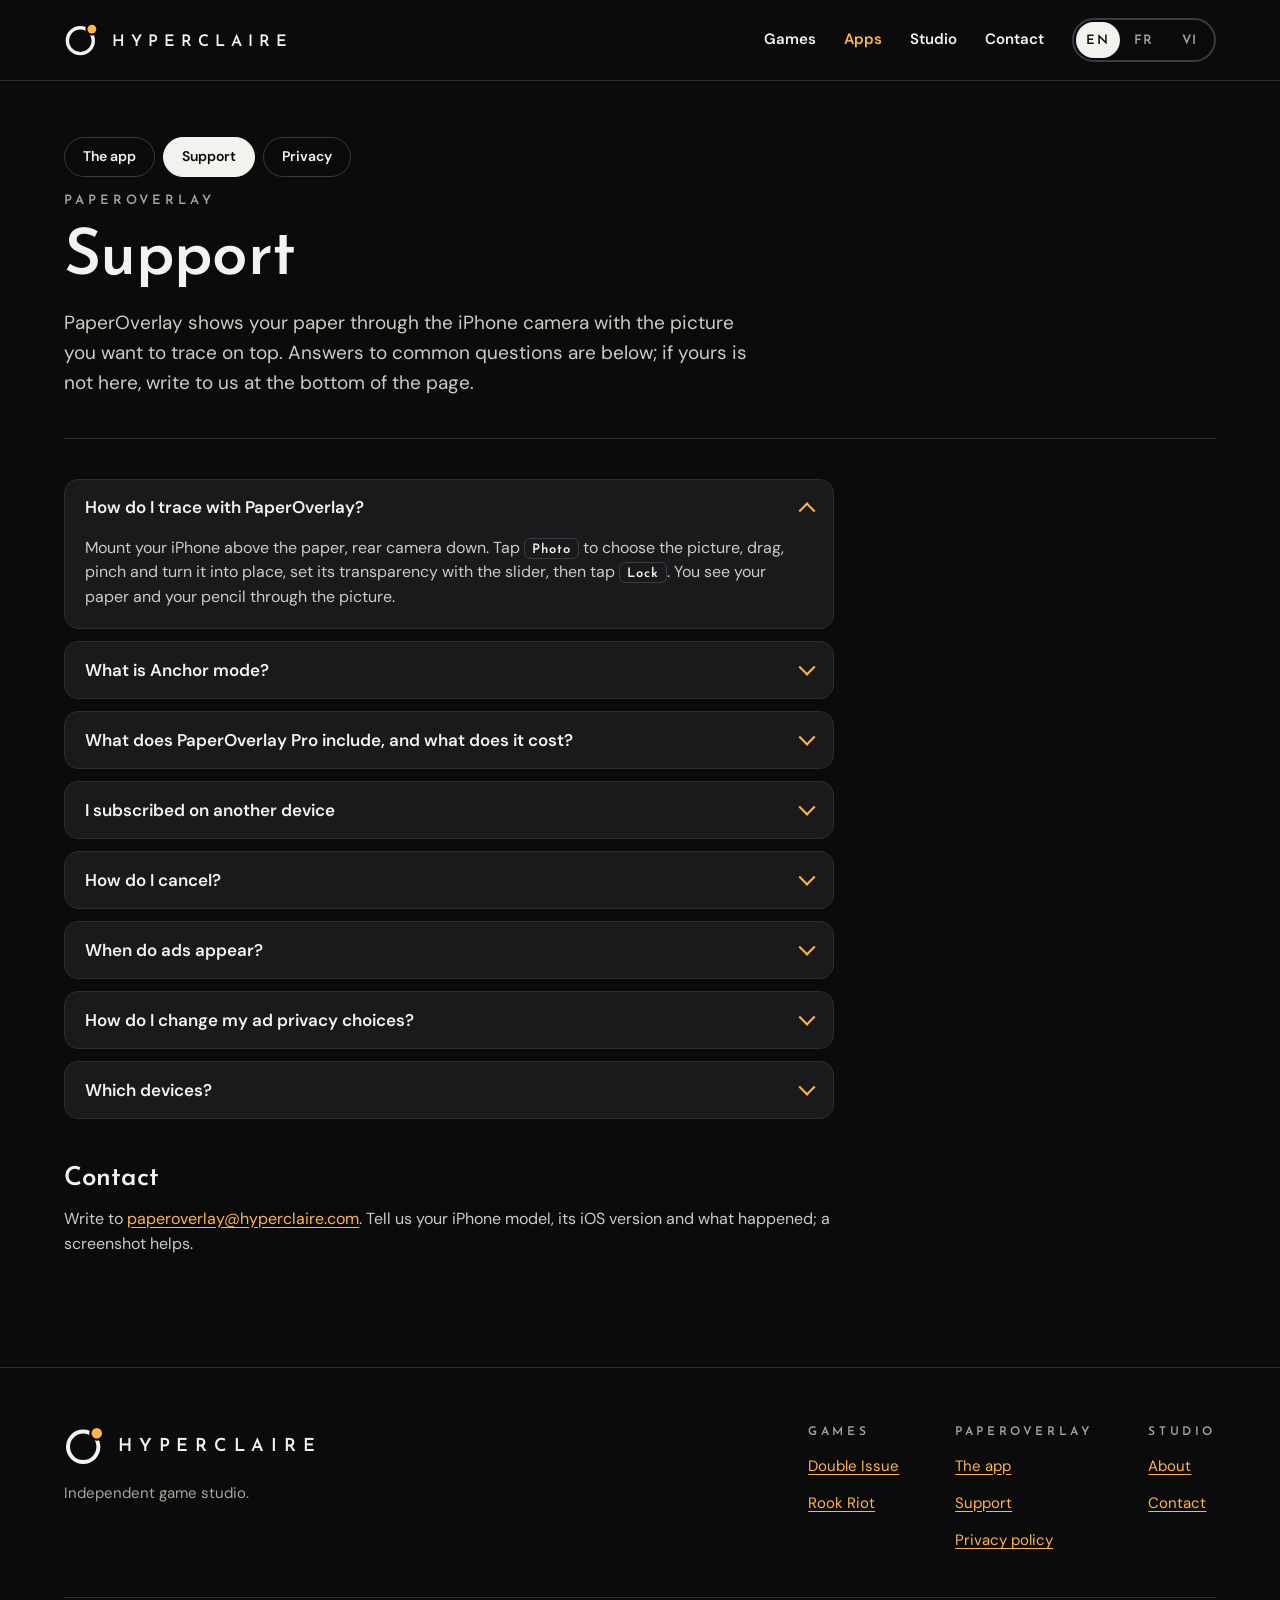
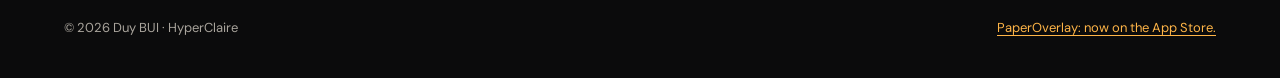
<file: paperoverlay/support/index.html>
<!doctype html>
<html lang="en">
<head>
<meta charset="utf-8">
<meta name="viewport" content="width=device-width, initial-scale=1, viewport-fit=cover">
<title>Support · PaperOverlay · HyperClaire</title>
<meta name="title-en" content="Support · PaperOverlay · HyperClaire">
<meta name="title-fr" content="Assistance · PaperOverlay · HyperClaire">
<meta name="title-vi" content="Hỗ trợ · PaperOverlay · HyperClaire">
<meta name="description" content="PaperOverlay support: tracing, Anchor mode, PaperOverlay Pro, restoring or cancelling a subscription, ads and privacy choices, contact.">
<meta name="theme-color" content="#0B0B0C">
<link rel="icon" href="../../assets/favicon.png">
<link rel="preconnect" href="https://fonts.googleapis.com">
<link rel="preconnect" href="https://fonts.gstatic.com" crossorigin>
<link rel="stylesheet" href="https://fonts.googleapis.com/css2?family=Josefin+Sans:wght@600&family=DM+Sans:opsz,wght@9..40,400;9..40,500;9..40,600&family=Be+Vietnam+Pro:wght@400;500;600&display=swap">
<link rel="stylesheet" href="../../assets/site.css">
<script src="../../assets/lang.js"></script>
</head>
<body>
<header class="site">
  <div class="in bar">
    <a class="brand" href="../../" aria-label="HyperClaire">
      <svg class="mark" width="34" height="34" viewBox="8 14 100 100" aria-hidden="true"><defs><mask id="mk-h" maskUnits="userSpaceOnUse" x="0" y="0" width="120" height="120"><rect width="120" height="120" fill="#fff"/><circle cx="90" cy="32" r="19" fill="#000"/></mask></defs><circle class="ring" cx="56" cy="66" r="38" mask="url(#mk-h)"/><circle class="spark" cx="90" cy="32" r="13"/></svg>
      <span class="wordmark">HYPERCLAIRE</span>
    </a>
    <nav class="main" aria-label="Main">
      <a href="../../#games"><span data-l="en">Games</span><span data-l="fr">Jeux</span><span data-l="vi">Game</span></a>
      <a href="../../apps/" aria-current="page"><span data-l="en">Apps</span><span data-l="fr">Apps</span><span data-l="vi">Ứng dụng</span></a>
      <a href="../../#studio">Studio</a>
      <a href="../../#contact"><span data-l="en">Contact</span><span data-l="fr">Contact</span><span data-l="vi">Liên hệ</span></a>
    </nav>
    <div class="langs" role="group" aria-label="Language"><button type="button" data-set="en" lang="en">EN</button><button type="button" data-set="fr" lang="fr">FR</button><button type="button" data-set="vi" lang="vi">VI</button></div>
  </div>
</header>

<main class="in doc">
  <div class="doc-head">
    <nav class="subnav" aria-label="PaperOverlay">
      <a href="../../apps/"><span data-l="en">The app</span><span data-l="fr">L’app</span><span data-l="vi">Ứng dụng</span></a>
      <a href="../support/" aria-current="page"><span data-l="en">Support</span><span data-l="fr">Assistance</span><span data-l="vi">Hỗ trợ</span></a>
      <a href="../privacy/"><span data-l="en">Privacy</span><span data-l="fr">Confidentialité</span><span data-l="vi">Quyền riêng tư</span></a>
    </nav>
    <div class="eyebrow">PaperOverlay</div>
    <h1 class="title-l"><span data-l="en">Support</span><span data-l="fr">Assistance</span><span data-l="vi">Hỗ trợ</span></h1>
    <p class="lead" data-l="en">PaperOverlay shows your paper through the iPhone camera with the picture you want to trace on top. Answers to common questions are below; if yours is not here, write to us at the bottom of the page.</p>
    <p class="lead" data-l="fr">PaperOverlay affiche votre feuille à travers la caméra de l’iPhone, avec par-dessus l’image que vous voulez décalquer. Les réponses aux questions courantes sont ci-dessous ; si la vôtre n’y est pas, écrivez-nous en bas de la page.</p>
    <p class="lead" data-l="vi">PaperOverlay hiển thị tờ giấy của bạn qua camera iPhone, với bức ảnh bạn muốn đồ lại nằm phía trên. Giải đáp các câu hỏi thường gặp ở bên dưới; không thấy câu của bạn thì viết cho tụi mình ở cuối trang.</p>
  </div>

  <div class="prose">
    <div class="faq" data-l="en">
      <details open><summary>How do I trace with PaperOverlay?</summary><p>Mount your iPhone above the paper, rear camera down. Tap <span class="path">Photo</span> to choose the picture, drag, pinch and turn it into place, set its transparency with the slider, then tap <span class="path">Lock</span>. You see your paper and your pencil through the picture.</p></details>
      <details><summary>What is Anchor mode?</summary><p>With Anchor mode (part of Pro), the picture stays on your drawing when the phone, the zoom or the sketchbook moves. Draw a filled dot near each corner of the page, outside your drawing (pencil works; press firmly), tap <span class="path">Anchor</span>, then tap the four dots on screen. If the page moved a lot while the dots were hidden, tap <span class="path">Re-pick</span>.</p></details>
      <details><summary>What does PaperOverlay Pro include, and what does it cost?</summary><p>Pro unlocks the Pro tools (Anchor mode, Outline, Pen track and focus lock) and removes the ads. It is a subscription, monthly or yearly; the App Store shows the price in your currency before you subscribe. Open it from <span class="path">More › Get PaperOverlay Pro</span> or from any button with a PRO tag.</p></details>
      <details><summary>I subscribed on another device</summary><p>Sign in with the same Apple Account, then <span class="path">More › Restore purchases</span>.</p></details>
      <details><summary>How do I cancel?</summary><p>In the app, <span class="path">More › Manage subscription</span>, or on your iPhone, <span class="path">Settings › your name › Subscriptions</span>. Pro stays active until the end of the period you paid for.</p></details>
      <details><summary>When do ads appear?</summary><p>Without Pro, a full-screen ad can appear at most every few minutes, and only at a pause (for example after you choose a photo or show the controls again), never while you trace.</p></details>
      <details><summary>How do I change my ad privacy choices?</summary><p>Where the law asks for it (for example in the EEA, the UK and Switzerland), <span class="path">More › Privacy choices</span> opens Google’s consent form again. See the <a href="../privacy/">privacy policy</a>.</p></details>
      <details><summary>Which devices?</summary><p>iPhone with iOS 17 or later and a rear camera.</p></details>
    </div>
    <div class="faq" data-l="fr">
      <details open><summary>Comment décalquer avec PaperOverlay ?</summary><p>Placez votre iPhone au-dessus de la feuille, caméra arrière vers le bas. Touchez <span class="path">Photo</span> pour choisir l’image, faites-la glisser, pincez et tournez-la pour la placer, réglez sa transparence avec le curseur, puis touchez <span class="path">Lock</span>. Vous voyez votre feuille et votre crayon à travers l’image.</p></details>
      <details><summary>Qu’est-ce que le mode Anchor ?</summary><p>Avec le mode Anchor (compris dans Pro), l’image reste sur votre dessin quand le téléphone, le zoom ou le carnet bougent. Tracez un point plein près de chaque coin de la page, hors de votre dessin (au crayon, en appuyant bien), touchez <span class="path">Anchor</span>, puis touchez les quatre points à l’écran. Si la page a beaucoup bougé pendant que les points étaient cachés, touchez <span class="path">Re-pick</span>.</p></details>
      <details><summary>Que comprend PaperOverlay Pro et combien coûte-t-il ?</summary><p>Pro débloque les outils Pro (mode Anchor, Outline, Pen track et verrouillage de la mise au point) et supprime les publicités. C’est un abonnement mensuel ou annuel ; l’App Store affiche le prix dans votre devise avant que vous vous abonniez. Ouvrez-le depuis <span class="path">More › Get PaperOverlay Pro</span> ou depuis n’importe quel bouton marqué PRO.</p></details>
      <details><summary>Je me suis abonné sur un autre appareil</summary><p>Connectez-vous avec le même compte Apple, puis <span class="path">More › Restore purchases</span>.</p></details>
      <details><summary>Comment résilier ?</summary><p>Dans l’app, <span class="path">More › Manage subscription</span>, ou sur votre iPhone, <span class="path">Réglages › votre nom › Abonnements</span>. Pro reste actif jusqu’à la fin de la période payée.</p></details>
      <details><summary>Quand les publicités apparaissent-elles ?</summary><p>Sans Pro, une publicité plein écran peut apparaître au plus toutes les quelques minutes, et seulement lors d’une pause (par exemple après le choix d’une photo ou quand vous réaffichez les commandes), jamais pendant que vous décalquez.</p></details>
      <details><summary>Comment modifier mes choix de confidentialité pour les publicités ?</summary><p>Là où la loi l’exige (par exemple dans l’EEE, au Royaume-Uni et en Suisse), <span class="path">More › Privacy choices</span> rouvre le formulaire de consentement de Google. Voir la <a href="../privacy/">politique de confidentialité</a>.</p></details>
      <details><summary>Sur quels appareils ?</summary><p>iPhone sous iOS 17 ou plus récent, avec une caméra arrière.</p></details>
    </div>
    <div class="faq" data-l="vi">
      <details open><summary>Đồ tranh với PaperOverlay thế nào?</summary><p>Đặt iPhone phía trên tờ giấy, camera sau hướng xuống. Chạm <span class="path">Photo</span> để chọn ảnh, kéo, chụm và xoay để đặt ảnh vào chỗ, chỉnh độ trong suốt bằng thanh trượt, rồi chạm <span class="path">Lock</span>. Bạn sẽ thấy tờ giấy và cây bút chì của mình xuyên qua ảnh.</p></details>
      <details><summary>Chế độ Anchor là gì?</summary><p>Với chế độ Anchor (có trong Pro), ảnh nằm yên trên bản vẽ khi điện thoại, mức zoom hoặc cuốn sổ bị xê dịch. Vẽ một chấm đặc gần mỗi góc trang, bên ngoài phần vẽ (bút chì là được; ấn đậm tay), chạm <span class="path">Anchor</span>, rồi chạm vào bốn chấm trên màn hình. Nếu trang xê dịch nhiều trong lúc các chấm bị che, chạm <span class="path">Re-pick</span>.</p></details>
      <details><summary>PaperOverlay Pro gồm những gì, giá bao nhiêu?</summary><p>Pro mở các công cụ Pro (chế độ Anchor, Outline, Pen track và khóa lấy nét) và tắt quảng cáo. Đây là gói đăng ký theo tháng hoặc theo năm; App Store hiển thị giá bằng tiền tệ của bạn trước khi bạn đăng ký. Mở từ <span class="path">More › Get PaperOverlay Pro</span> hoặc từ bất kỳ nút nào có nhãn PRO.</p></details>
      <details><summary>Tôi đã đăng ký trên máy khác</summary><p>Đăng nhập cùng Tài khoản Apple, rồi vào <span class="path">More › Restore purchases</span>.</p></details>
      <details><summary>Hủy đăng ký thế nào?</summary><p>Trong ứng dụng, <span class="path">More › Manage subscription</span>, hoặc trên iPhone, <span class="path">Cài đặt › tên của bạn › Đăng ký</span>. Pro vẫn hoạt động đến hết kỳ bạn đã trả tiền.</p></details>
      <details><summary>Khi nào quảng cáo xuất hiện?</summary><p>Khi không có Pro, một quảng cáo toàn màn hình có thể xuất hiện nhiều nhất vài phút một lần, và chỉ vào lúc tạm dừng (ví dụ sau khi bạn chọn ảnh hoặc mở lại bảng điều khiển), không bao giờ trong lúc bạn đang đồ.</p></details>
      <details><summary>Đổi lựa chọn quyền riêng tư cho quảng cáo thế nào?</summary><p>Ở những nơi luật yêu cầu (ví dụ EEA, Vương quốc Anh và Thụy Sĩ), <span class="path">More › Privacy choices</span> mở lại biểu mẫu đồng ý của Google. Xem <a href="../privacy/">chính sách quyền riêng tư</a>.</p></details>
      <details><summary>Dùng trên thiết bị nào?</summary><p>iPhone chạy iOS 17 trở lên, có camera sau.</p></details>
    </div>

    <h2><span data-l="en">Contact</span><span data-l="fr">Contact</span><span data-l="vi">Liên hệ</span></h2>
    <p data-l="en">Write to <a href="mailto:paperoverlay@hyperclaire.com">paperoverlay@hyperclaire.com</a>. Tell us your iPhone model, its iOS version and what happened; a screenshot helps.</p>
    <p data-l="fr">Écrivez à <a href="mailto:paperoverlay@hyperclaire.com">paperoverlay@hyperclaire.com</a>. Indiquez votre modèle d’iPhone, sa version d’iOS et ce qui s’est passé ; une capture d’écran aide.</p>
    <p data-l="vi">Viết cho tụi mình tại <a href="mailto:paperoverlay@hyperclaire.com">paperoverlay@hyperclaire.com</a>. Ghi rõ đời iPhone, phiên bản iOS và chuyện gì đã xảy ra; có ảnh chụp màn hình càng tốt.</p>
  </div>
</main>

<footer class="site">
  <div class="in">
    <div class="foot-top">
      <div class="foot-brand">
        <a class="brand" href="../../" aria-label="HyperClaire">
          <svg class="mark" width="40" height="40" viewBox="8 14 100 100" aria-hidden="true"><defs><mask id="mk-f" maskUnits="userSpaceOnUse" x="0" y="0" width="120" height="120"><rect width="120" height="120" fill="#fff"/><circle cx="90" cy="32" r="19" fill="#000"/></mask></defs><circle class="ring" cx="56" cy="66" r="38" mask="url(#mk-f)"/><circle class="spark" cx="90" cy="32" r="13"/></svg>
          <span class="wordmark">HYPERCLAIRE</span>
        </a>
        <p><span data-l="en">Independent game studio.</span><span data-l="fr">Studio de jeu indépendant.</span><span data-l="vi">Studio game độc lập.</span></p>
      </div>
      <nav class="foot-cols" aria-label="Footer">
        <div>
          <div class="eyebrow"><span data-l="en">Games</span><span data-l="fr">Jeux</span><span data-l="vi">Game</span></div>
          <a href="../../doubleissue/">Double Issue</a>
          <a href="../../#games">Rook Riot</a>
        </div>
        <div>
          <div class="eyebrow">PaperOverlay</div>
          <a href="../../apps/"><span data-l="en">The app</span><span data-l="fr">L’app</span><span data-l="vi">Ứng dụng</span></a>
          <a href="../support/"><span data-l="en">Support</span><span data-l="fr">Assistance</span><span data-l="vi">Hỗ trợ</span></a>
          <a href="../privacy/"><span data-l="en">Privacy policy</span><span data-l="fr">Confidentialité</span><span data-l="vi">Quyền riêng tư</span></a>
        </div>
        <div>
          <div class="eyebrow">Studio</div>
          <a href="../../#studio"><span data-l="en">About</span><span data-l="fr">À propos</span><span data-l="vi">Giới thiệu</span></a>
          <a href="../../#contact"><span data-l="en">Contact</span><span data-l="fr">Contact</span><span data-l="vi">Liên hệ</span></a>
        </div>
      </nav>
    </div>
    <div class="foot-bottom">
      <span>© 2026 Duy BUI · HyperClaire</span>
      <a href="https://apps.apple.com/app/id6834392652"><span data-l="en">PaperOverlay: now on the App Store.</span><span data-l="fr">PaperOverlay : disponible sur l’App Store.</span><span data-l="vi">PaperOverlay: đã có trên App Store.</span></a>
    </div>
  </div>
</footer>
</body>
</html>
</file>
<file: assets/site.css>
/* HYPERCLAIRE: the studio site. Every value comes from the HyperClaire brand bible (the "Final — Breakout Bold"
   studio website and its tokens): Night ground, Paper ink, one spark per view; Josefin Sans SemiBold for display,
   DM Sans for text (Be Vietnam Pro in Vietnamese: DM Sans has no Vietnamese); round-ended controls. */
:root {
  --night: #0B0B0C;
  --graphite: #1A1A1D;
  --tile: #121214;
  --tile-dot: #2E2E33;
  --line: #2C2C31;
  --line-strong: #3A3A40;
  --paper: #F4F2EE;
  --paper-body: #CFCAC2;
  --fog: #A9A49C;
  --ash: #5E5A54;
  --paper-text: #3E3A35;
  --spark: #FFB547;
  --spark-hover: #FFC771;
  --spark-deep: #9A5B00;
  --comic-paper: #FFF8E6;
  --display: "Josefin Sans", Futura, "Century Gothic", sans-serif;
  --body: "DM Sans", system-ui, -apple-system, "Segoe UI", sans-serif;
  --gutter: 24px;
  color-scheme: dark;
}
:root:lang(vi) { --body: "Be Vietnam Pro", "DM Sans", system-ui, -apple-system, "Segoe UI", sans-serif; }
@media (max-width: 720px) { :root { --gutter: 16px; } }

/* One page, three languages: only the visitor's language shows. */
html[lang="en"] [data-l]:not([data-l="en"]),
html[lang="fr"] [data-l]:not([data-l="fr"]),
html[lang="vi"] [data-l]:not([data-l="vi"]) { display: none !important; }

*, *::before, *::after { box-sizing: border-box; }
html { -webkit-text-size-adjust: 100%; scroll-behavior: smooth; }
body {
  margin: 0;
  background: var(--night);
  color: var(--paper);
  font: 400 16px/1.55 var(--body);
  -webkit-font-smoothing: antialiased;
  text-rendering: optimizeLegibility;
}
img { max-width: 100%; height: auto; display: block; }
a { color: var(--spark); text-underline-offset: 3px; }
a:hover { color: var(--paper); }
:focus-visible { outline: 2px solid var(--spark); outline-offset: 2px; }
@media (prefers-reduced-motion: reduce) { html { scroll-behavior: auto; } * { animation: none !important; transition: none !important; } }

.in {
  max-width: 1200px;
  margin: 0 auto;
  padding-left: max(var(--gutter), env(safe-area-inset-left, 0px));
  padding-right: max(var(--gutter), env(safe-area-inset-right, 0px));
}
.skip { position: absolute; left: -9999px; top: 8px; }
.skip:focus { left: 16px; z-index: 10; background: var(--spark); color: var(--night); padding: 10px 16px; border-radius: 999px; }

/* Type */
h1, h2, h3 { margin: 0; font-family: var(--display); font-weight: 600; text-wrap: balance; }
.eyebrow { font: 600 13px/16px var(--display); letter-spacing: .3em; text-transform: uppercase; color: var(--fog); }
.display { font-size: clamp(44px, 6.4vw, 88px); line-height: 1.02; letter-spacing: -0.01em; }
.title-l { font-size: clamp(40px, 5vw, 64px); line-height: 1.04; letter-spacing: -0.01em; }
.h2 { font-size: clamp(32px, 3.4vw, 44px); line-height: 1.05; }
.lead { margin: 0; max-width: 34em; font-size: 19px; line-height: 30px; color: var(--paper-body); }
.muted { color: var(--fog); }
/* Josefin Sans sits high on its line: the bible's wordmark and pills take 2–3 px on top. */
.wordmark { font: 600 16px/1 var(--display); letter-spacing: .375em; padding-top: 3px; white-space: nowrap; }

/* The mark: a ring with the spark breaking out (stroke follows the text colour). */
.mark { flex: none; }
.mark .ring { fill: none; stroke: currentColor; stroke-width: 10; }
.mark .spark { fill: var(--spark); }

/* Header */
header.site { border-bottom: 1px solid var(--line); }
header.site .bar { display: flex; flex-wrap: wrap; align-items: center; gap: 14px 28px; padding-block: 18px; }
.brand { display: inline-flex; align-items: center; gap: 14px; color: var(--paper); text-decoration: none; min-height: 44px; }
.brand:hover { color: var(--paper); }
nav.main { display: flex; flex-wrap: wrap; gap: 4px 28px; margin-left: auto; font-weight: 600; font-size: 15px; }
nav.main a { color: var(--paper); text-decoration: none; padding-block: 10px; }
nav.main a:hover, nav.main a[aria-current="page"] { color: var(--spark); }
.langs { display: inline-flex; border: 2px solid var(--line-strong); border-radius: 999px; padding: 2px; gap: 2px; }
.langs button {
  min-width: 44px; min-height: 36px; padding: 0 10px; border: 0; border-radius: 999px;
  background: transparent; color: var(--fog); font: 600 13px/1 var(--display); letter-spacing: .12em; cursor: pointer;
}
.langs button:hover { color: var(--paper); }
.langs button[aria-pressed="true"] { background: var(--paper); color: var(--night); }
@media (max-width: 720px) {
  header.site .bar { gap: 2px 12px; padding-block: 10px 4px; }
  header.site .brand { gap: 10px; }
  header.site .brand .mark { width: 28px; height: 28px; }
  header.site .wordmark { font-size: 14px; letter-spacing: .3em; }
  .langs { margin-left: auto; }
  .langs button { min-width: 40px; padding: 0 8px; }
  nav.main { order: 3; width: 100%; margin-left: 0; gap: 0 22px; }
  .eyebrow { letter-spacing: .22em; }
}

/* Buttons: round-ended, the brand is made of circles. */
.actions { display: flex; flex-wrap: wrap; align-items: center; gap: 14px; }
.btn {
  display: inline-flex; align-items: center; justify-content: center; gap: 10px;
  min-height: 48px; padding: 0 28px; border-radius: 999px;
  font: 600 15px/1.2 var(--body); text-decoration: none; text-align: center;
}
.btn.primary { background: var(--spark); color: var(--night); }
.btn.primary:hover { background: var(--spark-hover); color: var(--night); }
.btn.ghost { border: 2px solid var(--line-strong); color: var(--paper); }
.btn.ghost:hover { border-color: var(--paper); color: var(--paper); }
.status {
  display: inline-flex; align-items: center; gap: 10px; min-height: 48px; padding: 0 22px 0 18px;
  border-radius: 999px; background: var(--graphite); border: 1px solid var(--line); font-weight: 600; font-size: 15px;
}
.status::before { content: ""; width: 10px; height: 10px; border-radius: 50%; background: var(--spark); box-shadow: 0 0 0 4px rgba(255, 181, 71, .18); }

/* Sections */
.band { border-top: 1px solid var(--line); }
.band > .in { padding-block: 96px; display: flex; flex-direction: column; gap: 48px; }
.band-head { display: flex; flex-wrap: wrap; align-items: flex-end; justify-content: space-between; gap: 16px 40px; }
.stack { display: flex; flex-direction: column; gap: 12px; min-width: 0; }
.band-head > p { margin: 0; max-width: 28em; color: var(--fog); }
@media (max-width: 720px) { .band > .in { padding-block: 64px; gap: 36px; } }

/* Home: hero */
.hero { display: flex; flex-wrap: wrap; align-items: center; gap: 48px; padding-block: 88px 96px; }
.hero-copy { flex: 999 1 480px; min-width: 0; display: flex; flex-direction: column; gap: 24px; }
.hero-copy .actions { padding-top: 8px; }
.hero-art { flex: 1 1 320px; min-width: 0; display: flex; justify-content: center; }
.tile {
  width: min(100%, 440px); aspect-ratio: 1 / 1; border-radius: 28px;
  background-color: var(--tile); background-image: radial-gradient(var(--tile-dot) 1.6px, transparent 2px);
  background-size: 32px 32px; background-position: 16px 16px;
  display: flex; align-items: center; justify-content: center; color: var(--paper);
}
.tile .mark { width: 62%; height: auto; }
.tile .spark-group { animation: breakout 1.6s cubic-bezier(.3, 0, .2, 1) .2s both; }
@keyframes breakout { from { transform: translate(-8px, 8px); } to { transform: translate(0, 0); } }
@media (max-width: 720px) { .hero { padding-block: 40px 64px; gap: 40px; } .tile { width: min(100%, 240px); border-radius: 22px; } }

/* Home: game cards */
.games { display: grid; grid-template-columns: repeat(auto-fit, minmax(min(100%, 460px), 1fr)); gap: 24px; }
.card { background: var(--graphite); border: 1px solid var(--line); border-radius: 18px; overflow: hidden; display: flex; flex-direction: column; min-width: 0; }
.cover { position: relative; aspect-ratio: 16 / 9; overflow: hidden; }
.cover.comic { background: var(--comic-paper); display: flex; align-items: center; }
.cover.comic img { width: 100%; }
.cover.felt {
  background-color: #145A3C; background-image: repeating-conic-gradient(#11503A 0% 25%, #145A3C 0% 50%);
  background-size: 48px 48px; display: flex; align-items: center; justify-content: center; gap: 32px;
}
.cover.felt .rook { width: 26%; height: auto; filter: drop-shadow(6px 6px 0 #0B2E20); }
.cover.felt .die { width: 15%; height: auto; transform: rotate(-12deg); filter: drop-shadow(5px 5px 0 #0B2E20); }
.by {
  position: absolute; left: 16px; bottom: 16px; display: inline-flex; align-items: center; gap: 8px;
  border-radius: 999px; padding: 6px 14px 6px 10px; font: 600 11px/1 var(--display); letter-spacing: .25em;
}
.by span { padding-top: 2px; }
.by.on-night { background: var(--night); color: var(--paper); }
.by.on-paper { background: var(--paper); color: var(--night); }
.card-body { padding: 28px; display: flex; flex-direction: column; gap: 14px; flex: 1; }
.card-body .eyebrow { font-size: 12px; }
.card-body h3 { font-size: 32px; line-height: 1.1; }
.card-body p { margin: 0; color: var(--paper-body); }
.meta { font-size: 13px; font-weight: 500; color: var(--fog); }
.card-links { display: flex; flex-wrap: wrap; gap: 8px 24px; margin-top: auto; padding-top: 6px; font-weight: 600; font-size: 15px; }
.card-links a { padding-block: 10px; }
@media (max-width: 720px) { .card-body { padding: 22px; } }

/* Home: the studio, on Paper */
.paper { background: var(--paper); color: var(--night); }
.paper > .in { padding-block: 96px; display: flex; flex-direction: column; gap: 56px; }
.paper .stack { gap: 16px; }
@media (max-width: 720px) { .paper > .in { padding-block: 64px; gap: 40px; } }
.paper .eyebrow { color: var(--ash); }
.paper a { color: var(--spark-deep); }
.paper a:hover { color: var(--night); }
.paper :focus-visible { outline-color: var(--spark-deep); }
.statement { font-size: clamp(30px, 4vw, 48px); line-height: 1.12; max-width: 820px; }
.pillars { display: grid; grid-template-columns: repeat(auto-fit, minmax(min(100%, 260px), 1fr)); gap: 32px; }
.pillars > div { display: flex; flex-direction: column; gap: 10px; border-top: 2px solid var(--night); padding-top: 20px; }
.pillars h3 { font-size: 24px; line-height: 1.2; }
.pillars p { margin: 0; color: var(--paper-text); }

/* Home: contact */
.paper + .band { border-top: 0; }
.band > .in.contact { flex-direction: row; flex-wrap: wrap; align-items: center; justify-content: space-between; gap: 32px 40px; }
.contact > .stack { flex: 1 1 420px; gap: 14px; }
.contact > .stack p { margin: 0; color: var(--fog); max-width: 30em; }
.mailbox { flex: 1 1 380px; min-width: 0; display: flex; flex-direction: column; gap: 12px; padding: 24px; border-radius: 18px; background: var(--graphite); border: 1px solid var(--line); }
.mailbox .addr { font: 600 clamp(20px, 2.4vw, 26px)/1.2 var(--body); word-break: break-word; }
.mailbox a.addr { text-decoration: none; }
.mailbox a.addr:hover { color: var(--spark); text-decoration: underline; }
.mailbox small { color: var(--fog); font-size: 13px; }

/* Footer */
footer.site { border-top: 1px solid var(--line); }
footer.site .in { padding-block: 56px 40px; display: flex; flex-direction: column; gap: 40px; }
.foot-top { display: flex; flex-wrap: wrap; justify-content: space-between; gap: 32px; }
.foot-brand { display: flex; flex-direction: column; gap: 14px; }
.foot-brand .wordmark { font-size: 18px; }
.foot-brand p { margin: 0; color: var(--fog); font-size: 15px; }
.foot-cols { display: flex; flex-wrap: wrap; gap: 32px 56px; font-size: 15px; }
.foot-cols > div { display: flex; flex-direction: column; gap: 4px; }
.foot-cols .eyebrow { font-size: 12px; margin-bottom: 6px; }
.foot-cols a { padding-block: 5px; }
.foot-bottom { border-top: 1px solid var(--line); padding-top: 20px; display: flex; flex-wrap: wrap; justify-content: space-between; gap: 8px 24px; font-size: 13px; color: var(--fog); }

/* Game page */
.subnav { display: flex; flex-wrap: wrap; gap: 8px; }
.subnav a {
  display: inline-flex; align-items: center; min-height: 40px; padding: 0 18px; border-radius: 999px;
  border: 1px solid var(--line-strong); color: var(--paper); font-weight: 600; font-size: 14px; text-decoration: none;
}
.subnav a:hover { border-color: var(--paper); color: var(--paper); }
.subnav a[aria-current="page"] { background: var(--paper); border-color: var(--paper); color: var(--night); }
.game-hero { display: flex; flex-direction: column; gap: 32px; padding-block: 40px 88px; }
.crumbs { display: flex; flex-wrap: wrap; gap: 10px; align-items: center; }
.crumbs a { color: var(--fog); text-decoration: none; }
.crumbs a:hover { color: var(--paper); }
.key-art { margin: 0; border-radius: 18px; overflow: hidden; background: var(--comic-paper); border: 1px solid var(--line); }
.game-id { display: flex; align-items: center; gap: 24px; }
.app-icon { width: 96px; height: 96px; border-radius: 22.5%; flex: none; box-shadow: 0 0 0 1px rgba(255, 255, 255, .08); }
.game-id .stack { gap: 10px; }
.game-hero .lead { max-width: 40em; }
.features { display: grid; grid-template-columns: repeat(auto-fit, minmax(min(100%, 340px), 1fr)); gap: 24px; }
.feature { background: var(--graphite); border: 1px solid var(--line); border-radius: 18px; overflow: hidden; display: flex; flex-direction: column; min-width: 0; }
.feature img { width: 100%; aspect-ratio: 1200 / 554; object-fit: cover; background: var(--comic-paper); }
.feature div { padding: 24px 24px 28px; display: flex; flex-direction: column; gap: 10px; }
.feature h3 { font-size: 24px; line-height: 1.15; }
.feature p { margin: 0; color: var(--paper-body); }
/* The game's videos: vertical (9:16), four in a row; on a phone the row scrolls sideways. */
.clips {
  display: grid; grid-auto-flow: column; grid-auto-columns: minmax(min(64vw, 240px), 1fr); gap: 24px;
  overflow-x: auto; scroll-snap-type: x mandatory; padding-bottom: 8px;
}
.clip { margin: 0; display: flex; flex-direction: column; gap: 14px; min-width: 0; scroll-snap-align: start; }
.clip video {
  display: block; width: 100%; height: auto; aspect-ratio: 9 / 16; object-fit: cover;
  border-radius: 18px; border: 1px solid var(--line); background: var(--graphite);
}
.clip figcaption { display: flex; flex-direction: column; gap: 6px; }
.clip h3 { font-size: 20px; line-height: 1.2; }
.clip p { margin: 0; color: var(--paper-body); font-size: 15px; }
@media (max-width: 720px) { .clips { gap: 16px; } }
.facts { display: grid; grid-template-columns: repeat(auto-fit, minmax(min(100%, 240px), 1fr)); gap: 0 32px; margin: 0; }
.facts > div { border-top: 1px solid var(--line); padding-block: 18px; display: flex; flex-direction: column; gap: 6px; }
.facts dt { font: 600 12px/16px var(--display); letter-spacing: .3em; text-transform: uppercase; color: var(--fog); }
.facts dd { margin: 0; }
@media (max-width: 720px) { .game-hero { padding-block: 24px 64px; gap: 24px; } .game-id { gap: 16px; } .app-icon { width: 64px; height: 64px; } }

/* Support and privacy: long reading */
.doc { display: grid; grid-template-columns: minmax(0, 1fr); gap: 0; padding-block: 56px 96px; }
.doc-head { display: flex; flex-direction: column; gap: 16px; padding-bottom: 40px; border-bottom: 1px solid var(--line); margin-bottom: 8px; }
.doc-head .lead { max-width: 36em; }
.prose { max-width: 70ch; }
.prose h2 { font-size: 26px; line-height: 32px; margin: 44px 0 12px; }
.prose p, .prose li { color: var(--paper-body); }
.prose p { margin: 0 0 14px; }
.prose ul { margin: 0 0 14px; padding-left: 1.2em; }
.prose li { margin-bottom: 8px; }
.prose li::marker { color: var(--spark); }
.prose b, .prose strong { color: var(--paper); font-weight: 600; }
.path { font: 600 .82em/1 var(--display); letter-spacing: .08em; color: var(--paper); background: var(--graphite); border: 1px solid var(--line-strong); border-radius: 6px; padding: 4px 7px 2px; white-space: nowrap; }
.faq { display: flex; flex-direction: column; gap: 12px; margin-top: 32px; }
.faq details { background: var(--graphite); border: 1px solid var(--line); border-radius: 14px; }
.faq summary {
  list-style: none; cursor: pointer; display: flex; justify-content: space-between; align-items: center; gap: 16px;
  min-height: 56px; padding: 14px 20px; font-weight: 600; font-size: 17px;
}
.faq summary::-webkit-details-marker { display: none; }
.faq summary::after { content: ""; flex: none; width: 12px; height: 12px; border-right: 2px solid var(--spark); border-bottom: 2px solid var(--spark); transform: rotate(45deg) translate(-2px, -2px); transition: transform .2s; }
.faq details[open] summary::after { transform: rotate(-135deg) translate(-2px, -2px); }
.faq details > p { margin: 0; padding: 0 20px 18px; color: var(--paper-body); }
.updated { color: var(--fog); font-size: 15px; }

/* Not published while one of these remains: a blank only the publisher can fill. */
.todo { outline: 2px dashed #FF6B5E; outline-offset: 2px; border-radius: 4px; background: rgba(255, 107, 94, .14); padding: 0 4px; }

/* Double Issue's credits: the Apache License's full text, folded */
.license { margin-top: 28px; background: var(--graphite); border: 1px solid var(--line); border-radius: 14px; padding: 0 20px; }
.license summary { cursor: pointer; padding: 16px 0; font-weight: 600; }
.license pre { white-space: pre-wrap; overflow-wrap: anywhere; font-size: 12px; line-height: 1.5; color: var(--paper-body); margin: 0 0 18px; }

/* Apps: an app's page, the phone beside the copy; the screenshots reuse the game page's video row. */
.app-hero { display: flex; flex-wrap: wrap; align-items: center; gap: 40px 56px; }
.app-copy { flex: 999 1 460px; min-width: 0; display: flex; flex-direction: column; gap: 24px; }
.app-copy .lead { max-width: 34em; }
.app-copy .actions { padding-top: 8px; }
.phone-shot { flex: 1 1 260px; min-width: 0; margin: 0; display: flex; justify-content: center; }
.phone-shot img { width: min(100%, 320px); }
.clip img { width: 100%; }
.pillars.three { grid-template-columns: repeat(auto-fit, minmax(min(100%, 320px), 1fr)); }
@media (max-width: 720px) { .phone-shot img { width: min(100%, 260px); } }
</file>
